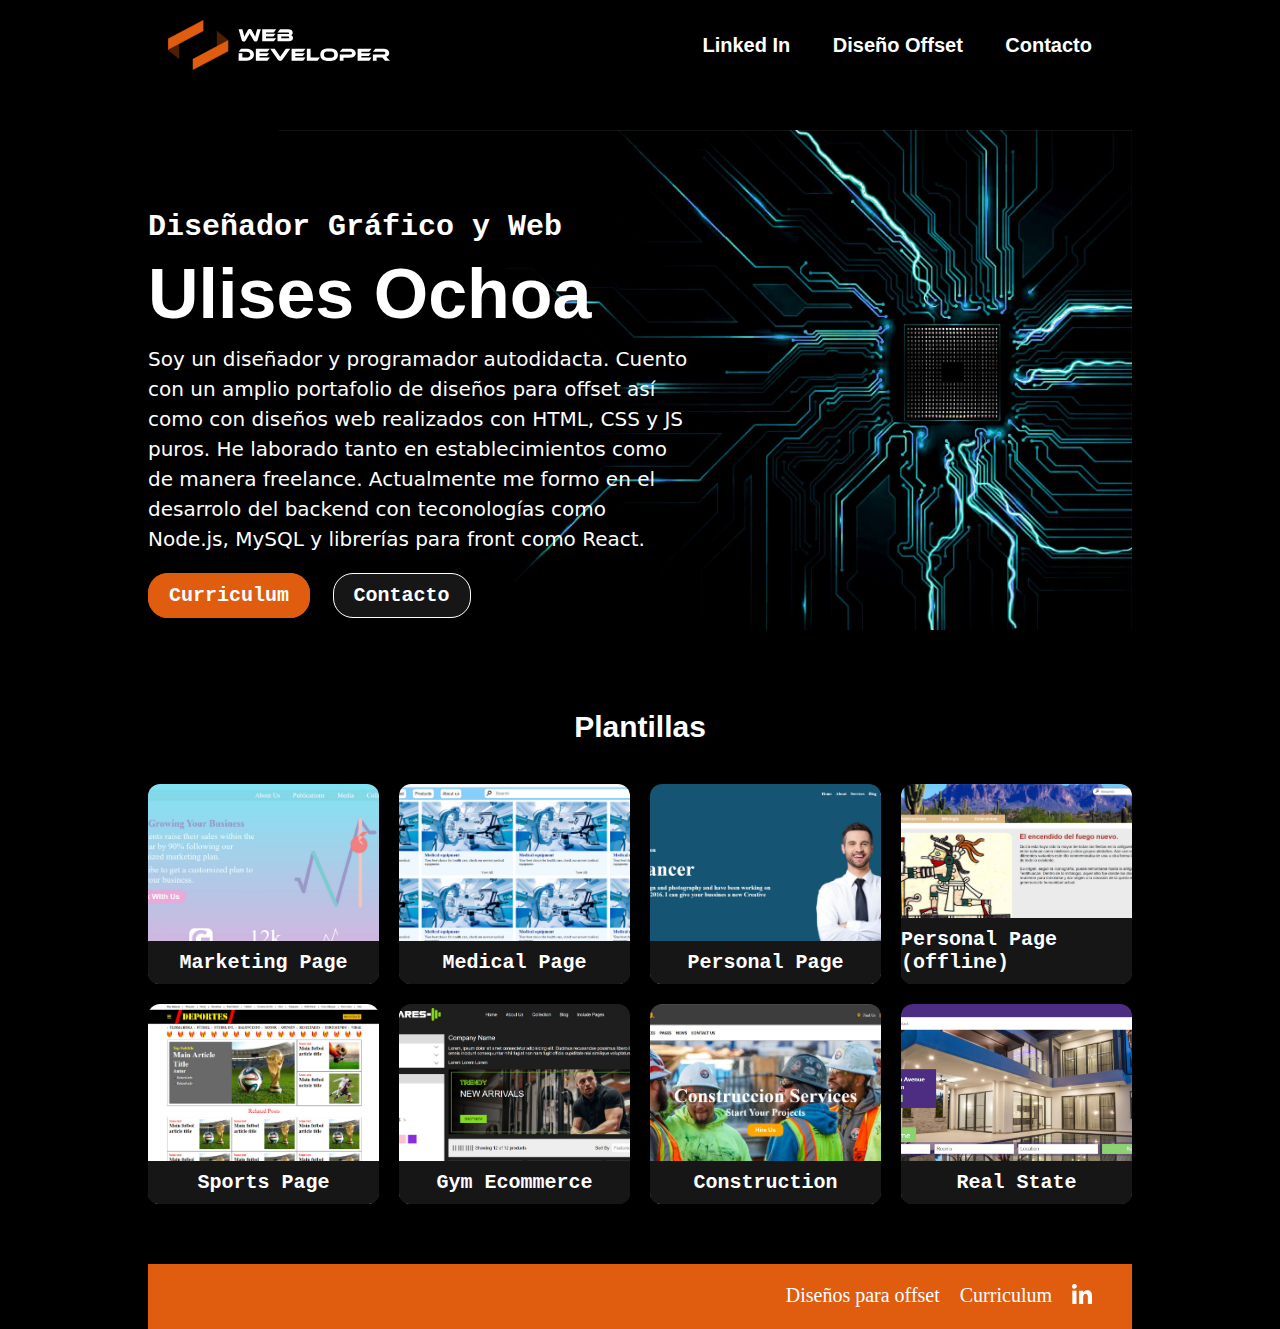
<file: index.html>
<!DOCTYPE html>
<html lang="en">
<head>
    <meta charset="UTF-8">
    <meta name="viewport" content="width=device-width, initial-scale=1.0">
    <title>Document</title>
    <link rel="stylesheet" href="lowRes.css" media="screen and (max-width:1023px)">
    <link rel="stylesheet" href="midRes.css" media="screen and (min-width:1024px)">
    <link rel="stylesheet" href="main.css" media="screen and (min-width:1200px)">
</head>
<body>
    <section class="mainWrap">
        <nav class="navWrap">
            <div class="logoWrap">
                <img src="PersonalLogo.svg" alt="">
            </div>
            <div class="commonLinks">
                <a href="https://www.linkedin.com/in/ulises-ochoa-932883278/" target="_blank">Linked In</a>
                <a href="https://drive.google.com/drive/folders/15XYJ6mIsSAXtQx4l1RdHKvSWw3Qt3If-" target="_blank">Diseño Offset</a>
                <a href="mailto: zeonhos@gmail.com">Contacto</a>
            </div>
        </nav>
        <section class="upperInfo">
            <div class="imgWrap">
                <img src="Circuito.jpg" alt="">
            </div>
            <div class="upperText">
                <h2>Diseñador Gráfico y Web</h2>
                <h1>Ulises Ochoa</h1>
                <p>Soy un diseñador y programador autodidacta. Cuento con un amplio portafolio de diseños para offset así como con diseños web realizados con HTML, CSS y JS puros. He laborado tanto en establecimientos como de manera freelance. Actualmente me formo en el desarrolo del backend con teconologías como Node.js, MySQL y librerías para front como React.</p>
                <div>
                    <a href="Curriculum.pdf" target="_blank" class="buttonA">Curriculum</a>
                    <a href="mailto: zeonhos@gmail.com" target="_blank" class="buttonB">Contacto</a>
                </div>
            </div>
        </section>
        <section>
            <div class="middleH1">
                <h1>Plantillas</h1>
            </div>
        </section>
        <section class="templates">
            <a href="marketing/" target="_blank">
                <img src="LandingPages/Landing01.jpg" alt="">
                <div>
                    <p>Marketing Page</p>
                </div>
            </a>
            <a href="Medical/">
                <img src="LandingPages/Landing02.jpg" alt="">
                <div>
                    <p>Medical Page</p>
                </div>
            </a>
            <a href="personal/" target="_blank">
                <img src="LandingPages/Landing03.jpg" alt="">
                <div>
                    <p>Personal Page</p>
                </div>
            </a>
            <a href="personalPage/">
                <img src="LandingPages/Landing04.jpg" alt="">
                <div>
                    <p>Personal Page (offline)</p>
                </div>
            </a>
            <a href="deportes/" target="_blank">
                <img src="LandingPages/Landing05.jpg" alt="">
                <div>
                    <p>Sports Page</p>
                </div>
            </a>
            <a href="gymproducts/" target="_blank">
                <img src="LandingPages/Landing09.jpg" alt="">
                <div>
                    <p>Gym Ecommerce</p>
                </div>
            </a>
            <a href="services/" target="_blank">
                <img src="LandingPages/Landing07.jpg" alt="">
                <div>
                    <p>Construction</p>
                </div>
            </a>
            <a href="realState/">
                <img src="LandingPages/Landing08.jpg" alt="">
                <div>
                    <p>Real State</p>
                </div>
            </a>
        </section>
        <footer>
            <a href="https://drive.google.com/drive/folders/15XYJ6mIsSAXtQx4l1RdHKvSWw3Qt3If-" target="_blank">Diseños para offset</a>
            <a href="Curriculum.pdf" target="_blank">Curriculum</a>
            <a href="https://www.linkedin.com/in/ulises-ochoa-932883278/" target="_blank"><img src="inblanco.svg" alt=""></a>
        </footer>
    </section>
</body>
</html>
</file>
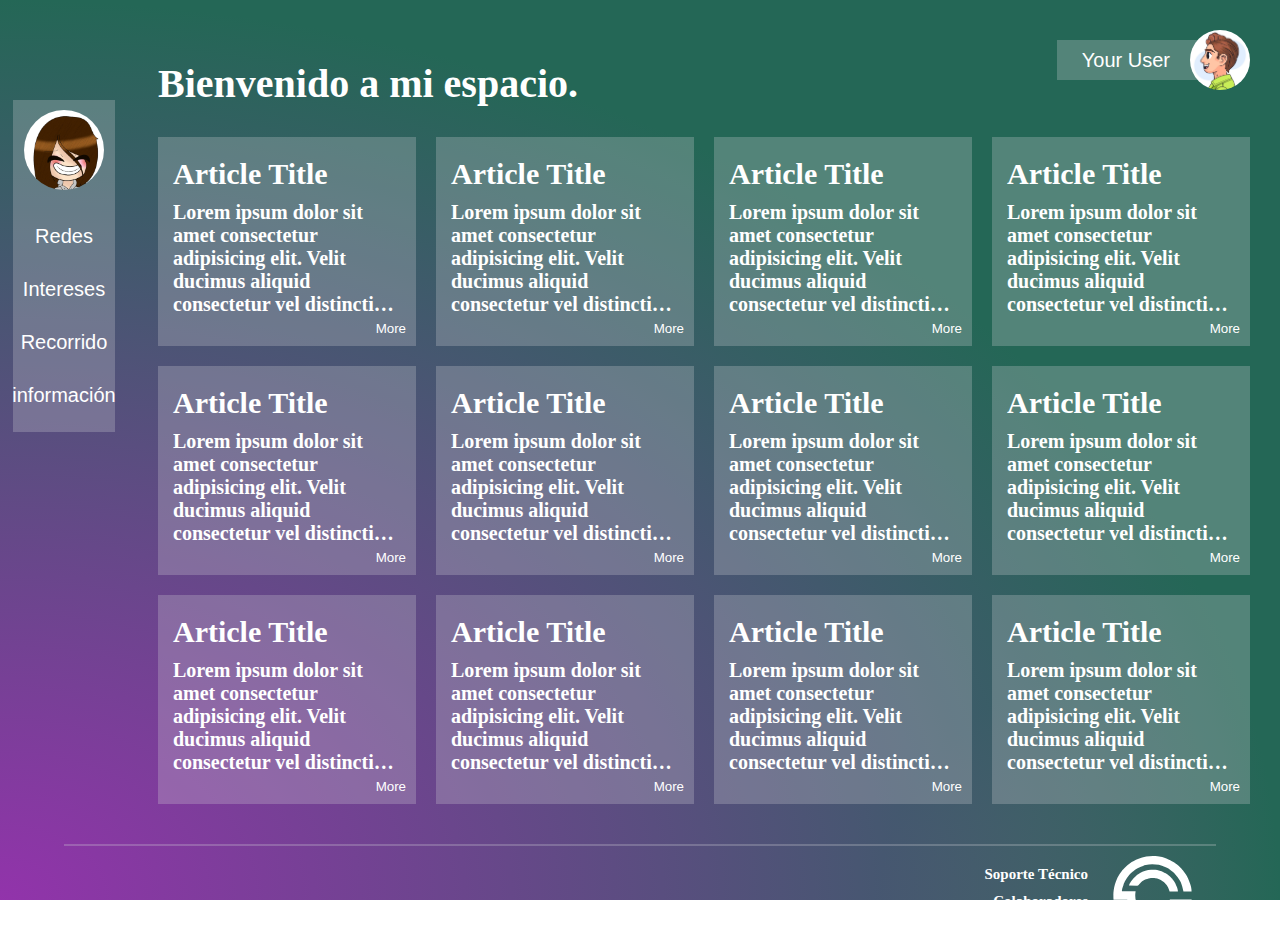
<file: blog/index.html>
<!DOCTYPE html>
<html lang="en">
<head>
    <meta charset="UTF-8">
    <meta http-equiv="X-UA-Compatible" content="IE=edge">
    <meta name="viewport" content="width=device-width, initial-scale=1.0">
    <title>Blog</title>
    <link rel="stylesheet" href="./style.css">
    <script src="./scripts.js"></script>
</head>
<body>
    <section>
        <nav class="navCont">
            <div>
                <button class="profBut">
                    <img class="profImg" src="./Profile.jpg" alt="">
                </button>
                <div>
                    <button class="secBut">Redes</button>
                    <button class="secBut">Intereses</button>
                    <button class="secBut">Recorrido</button>
                    <button class="secBut">información</button>
                </div>
            </div>
        </nav>
        <nav class="secondNav">
            <span>Your User</span>
            <button class="profBut">
                <img class="profImg02" src="./Profile02.jpg" alt="">
            </button>
        </nav>
        <section>
            <h1 class="mainH1">Bienvenido a mi espacio.</h1>
            <div class="mainContainer">
                <div class="container">
                    <a href="">Article Title</a>
                    <p class="Title"> Lorem ipsum dolor sit amet consectetur adipisicing elit. Velit ducimus aliquid consectetur vel distinctio recusandae quasi repellat maiores nulla natus? Libero debitis animi sit enim nihil corporis velit asperiores dolore?
                        Lorem ipsum dolor sit amet consectetur adipisicing elit. Dignissimos reiciendis molestias ab a accusantium. Quibusdam nihil magnam itaque. Eum repudiandae vel esse dolores architecto provident earum? Consequatur culpa vel sapiente!*6</p>
                    <button class="textButton">More</button>
                </div>
                <div class="container">
                    <a href="">Article Title</a>
                    <p class="Title"> Lorem ipsum dolor sit amet consectetur adipisicing elit. Velit ducimus aliquid consectetur vel distinctio recusandae quasi repellat maiores nulla natus? Libero debitis animi sit enim nihil corporis velit asperiores dolore?
                        Lorem ipsum dolor sit amet consectetur adipisicing elit. Dignissimos reiciendis molestias ab a accusantium. Quibusdam nihil magnam itaque. Eum repudiandae vel esse dolores architecto provident earum? Consequatur culpa vel sapiente!*6</p>
                    <button class="textButton">More</button>
                </div>
                <div class="container">
                    <a href="">Article Title</a>
                    <p class="Title"> Lorem ipsum dolor sit amet consectetur adipisicing elit. Velit ducimus aliquid consectetur vel distinctio recusandae quasi repellat maiores nulla natus? Libero debitis animi sit enim nihil corporis velit asperiores dolore?
                        Lorem ipsum dolor sit amet consectetur adipisicing elit. Dignissimos reiciendis molestias ab a accusantium. Quibusdam nihil magnam itaque. Eum repudiandae vel esse dolores architecto provident earum? Consequatur culpa vel sapiente!*6</p>
                    <button class="textButton">More</button>
                </div>
                <div class="container">
                    <a href="">Article Title</a>
                    <p class="Title"> Lorem ipsum dolor sit amet consectetur adipisicing elit. Velit ducimus aliquid consectetur vel distinctio recusandae quasi repellat maiores nulla natus? Libero debitis animi sit enim nihil corporis velit asperiores dolore?
                        Lorem ipsum dolor sit amet consectetur adipisicing elit. Dignissimos reiciendis molestias ab a accusantium. Quibusdam nihil magnam itaque. Eum repudiandae vel esse dolores architecto provident earum? Consequatur culpa vel sapiente!*6</p>
                    <button class="textButton">More</button>
                </div>
                <div class="container">
                    <a href="">Article Title</a>
                    <p class="Title"> Lorem ipsum dolor sit amet consectetur adipisicing elit. Velit ducimus aliquid consectetur vel distinctio recusandae quasi repellat maiores nulla natus? Libero debitis animi sit enim nihil corporis velit asperiores dolore?
                        Lorem ipsum dolor sit amet consectetur adipisicing elit. Dignissimos reiciendis molestias ab a accusantium. Quibusdam nihil magnam itaque. Eum repudiandae vel esse dolores architecto provident earum? Consequatur culpa vel sapiente!*6</p>
                    <button class="textButton">More</button>
                </div>
                <div class="container">
                    <a href="">Article Title</a>
                    <p class="Title"> Lorem ipsum dolor sit amet consectetur adipisicing elit. Velit ducimus aliquid consectetur vel distinctio recusandae quasi repellat maiores nulla natus? Libero debitis animi sit enim nihil corporis velit asperiores dolore?
                        Lorem ipsum dolor sit amet consectetur adipisicing elit. Dignissimos reiciendis molestias ab a accusantium. Quibusdam nihil magnam itaque. Eum repudiandae vel esse dolores architecto provident earum? Consequatur culpa vel sapiente!*6</p>
                    <button class="textButton">More</button>
                </div>
                <div class="container">
                    <a href="">Article Title</a>
                    <p class="Title"> Lorem ipsum dolor sit amet consectetur adipisicing elit. Velit ducimus aliquid consectetur vel distinctio recusandae quasi repellat maiores nulla natus? Libero debitis animi sit enim nihil corporis velit asperiores dolore?
                        Lorem ipsum dolor sit amet consectetur adipisicing elit. Dignissimos reiciendis molestias ab a accusantium. Quibusdam nihil magnam itaque. Eum repudiandae vel esse dolores architecto provident earum? Consequatur culpa vel sapiente!*6</p>
                    <button class="textButton">More</button>
                </div>
                <div class="container">
                    <a href="">Article Title</a>
                    <p class="Title"> Lorem ipsum dolor sit amet consectetur adipisicing elit. Velit ducimus aliquid consectetur vel distinctio recusandae quasi repellat maiores nulla natus? Libero debitis animi sit enim nihil corporis velit asperiores dolore?
                        Lorem ipsum dolor sit amet consectetur adipisicing elit. Dignissimos reiciendis molestias ab a accusantium. Quibusdam nihil magnam itaque. Eum repudiandae vel esse dolores architecto provident earum? Consequatur culpa vel sapiente!*6</p>
                    <button class="textButton">More</button>
                </div>
                <div class="container">
                    <a href="">Article Title</a>
                    <p class="Title"> Lorem ipsum dolor sit amet consectetur adipisicing elit. Velit ducimus aliquid consectetur vel distinctio recusandae quasi repellat maiores nulla natus? Libero debitis animi sit enim nihil corporis velit asperiores dolore?
                        Lorem ipsum dolor sit amet consectetur adipisicing elit. Dignissimos reiciendis molestias ab a accusantium. Quibusdam nihil magnam itaque. Eum repudiandae vel esse dolores architecto provident earum? Consequatur culpa vel sapiente!*6</p>
                    <button class="textButton">More</button>
                </div>
                <div class="container">
                    <a href="">Article Title</a>
                    <p class="Title"> Lorem ipsum dolor sit amet consectetur adipisicing elit. Velit ducimus aliquid consectetur vel distinctio recusandae quasi repellat maiores nulla natus? Libero debitis animi sit enim nihil corporis velit asperiores dolore?
                        Lorem ipsum dolor sit amet consectetur adipisicing elit. Dignissimos reiciendis molestias ab a accusantium. Quibusdam nihil magnam itaque. Eum repudiandae vel esse dolores architecto provident earum? Consequatur culpa vel sapiente!*6</p>
                    <button class="textButton">More</button>
                </div>
                <div class="container">
                    <a href="">Article Title</a>
                    <p class="Title"> Lorem ipsum dolor sit amet consectetur adipisicing elit. Velit ducimus aliquid consectetur vel distinctio recusandae quasi repellat maiores nulla natus? Libero debitis animi sit enim nihil corporis velit asperiores dolore?
                        Lorem ipsum dolor sit amet consectetur adipisicing elit. Dignissimos reiciendis molestias ab a accusantium. Quibusdam nihil magnam itaque. Eum repudiandae vel esse dolores architecto provident earum? Consequatur culpa vel sapiente!*6</p>
                    <button class="textButton">More</button>
                </div>
                <div class="container">
                    <a href="">Article Title</a>
                    <p class="Title"> Lorem ipsum dolor sit amet consectetur adipisicing elit. Velit ducimus aliquid consectetur vel distinctio recusandae quasi repellat maiores nulla natus? Libero debitis animi sit enim nihil corporis velit asperiores dolore?
                        Lorem ipsum dolor sit amet consectetur adipisicing elit. Dignissimos reiciendis molestias ab a accusantium. Quibusdam nihil magnam itaque. Eum repudiandae vel esse dolores architecto provident earum? Consequatur culpa vel sapiente!*6</p>
                    <button class="textButton">More</button>
                </div>
            </div>
        </section>
    </section>
    <footer>
        <div>
            <a href="">Soporte Técnico</a>
            <a href="">Colaboradores</a>
            <a href="">Reportar</a>
        </div>
        <img src="./BlogCompany.svg" alt="">
    </footer>
</body>
</html>
</file>
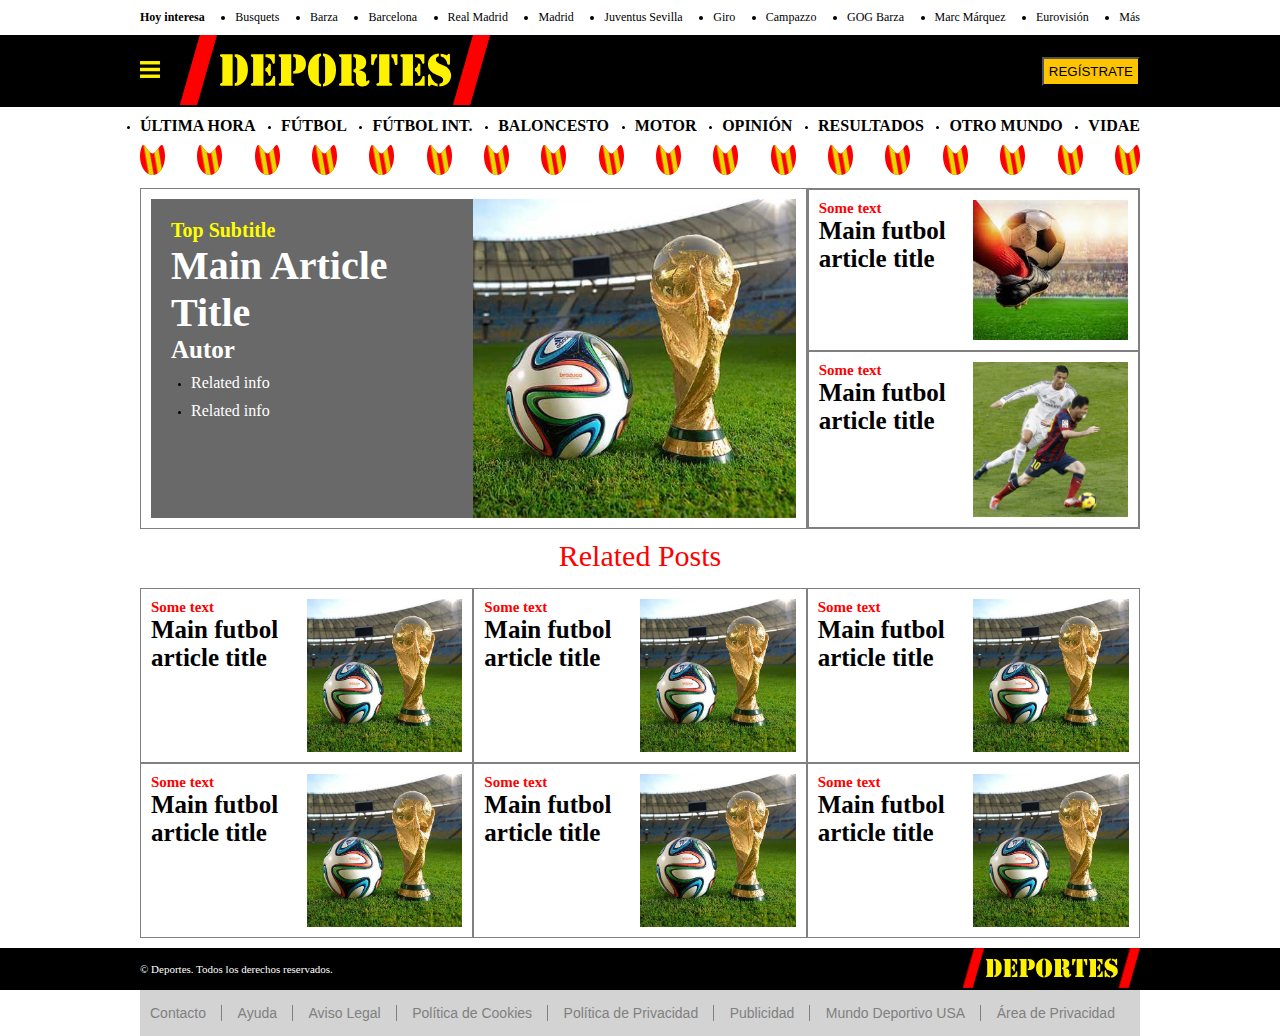
<file: deportes/index.html>
<!DOCTYPE html>
<html lang="en">
<head>
    <meta charset="UTF-8">
    <meta http-equiv="X-UA-Compatible" content="IE=edge">
    <meta name="viewport" content="width=device-width, initial-scale=1.0">
    <title>Document</title>
    <link rel="stylesheet" href="./style.css">
    <link rel="stylesheet" href="./mainstyle.css">
</head>
<body>
    <nav class="Nav01">
        <span class="Nav01plaintext">Hoy interesa</span>
        <li class="Nav01Button">Busquets</li>
        <li class="Nav01Button">Barza</li>
        <li class="Nav01Button">Barcelona</li>
        <li class="Nav01Button">Real Madrid</li>
        <li class="Nav01Button">Madrid</li>
        <li class="Nav01Button">Juventus Sevilla</li>
        <li class="Nav01Button">Giro</li>
        <li class="Nav01Button">Campazzo</li>
        <li class="Nav01Button">GOG Barza</li>
        <li class="Nav01Button">Marc Márquez</li>
        <li class="Nav01Button">Eurovisión</li>
        <li class="Nav01Button">
            <span>Más</span>
            <ul class="Nav01optionlist">
                <li class="Nav01optionlistitem">Opción 01</li>
                <li class="Nav01optionlistitem">Opción 02</li>
                <li class="Nav01optionlistitem">Opción 03</li>
                <li class="Nav01optionlistitem">Opción 04</li>
                <li class="Nav01optionlistitem">Opción 05</li>
                <li class="Nav01optionlistitem">Opción 06</li>
                <li class="Nav01optionlistitem">Opción 07</li>
                <li class="Nav01optionlistitem">Opción 08</li>
            </ul>
         </li>
    </nav>
    <nav class="nav02">
        <div class="nav02container">
            <section class="Nav02section01">
                <button class="Nav02Button01">
                    <img class="ImgMenu" src="./burguer-menu.svg" alt="">
                </button>
                <a href="">
                    <img class="ImgLogo" src="./Deportes.svg" alt="">
                </a>
            </section>
            <section>
                <button class="RegButton">REGÍSTRATE</button>
            </section>
        </div>
    </nav>
    <nav class="nav03">
        <li>
            <a class="nav03a" href="">ÚLTIMA HORA</a>
        </li>
        <li>
            <a class="nav03a" href="">FÚTBOL</a>
        </li>
        <li>
            <a class="nav03a" href="">FÚTBOL INT.</a>
        </li>
        <li>
            <a class="nav03a" href="">BALONCESTO</a>
        </li>
        <li>
            <a class="nav03a" href="">MOTOR</a>
        </li>
        <li>
            <a class="nav03a" href="">OPINIÓN</a>
        </li>
        <li>
            <a class="nav03a" href="">RESULTADOS</a>
        </li>
        <li>
            <a class="nav03a" href="">OTRO MUNDO</a>
        </li>
        <li>
            <a class="nav03a" href="">VIDAE</a>
        </li>
    </nav>
    <nav class="nav04">
        <button class="Nav04Button">
            <img class="Nav04Icon" src="./Logo feo.svg" alt="">
        </button>
        <button class="Nav04Button">
            <img class="Nav04Icon" src="./Logo feo.svg" alt="">
        </button>
        <button class="Nav04Button">
            <img class="Nav04Icon" src="./Logo feo.svg" alt="">
        </button>
        <button class="Nav04Button">
            <img class="Nav04Icon" src="./Logo feo.svg" alt="">
        </button>
        <button class="Nav04Button">
            <img class="Nav04Icon" src="./Logo feo.svg" alt="">
        </button>
        <button class="Nav04Button">
            <img class="Nav04Icon" src="./Logo feo.svg" alt="">
        </button>
        <button class="Nav04Button">
            <img class="Nav04Icon" src="./Logo feo.svg" alt="">
        </button>
        <button class="Nav04Button">
            <img class="Nav04Icon" src="./Logo feo.svg" alt="">
        </button>
        <button class="Nav04Button">
            <img class="Nav04Icon" src="./Logo feo.svg" alt="">
        </button>
        <button class="Nav04Button">
            <img class="Nav04Icon" src="./Logo feo.svg" alt="">
        </button>
        <button class="Nav04Button">
            <img class="Nav04Icon" src="./Logo feo.svg" alt="">
        </button>
        <button class="Nav04Button">
            <img class="Nav04Icon" src="./Logo feo.svg" alt="">
        </button>
        <button class="Nav04Button">
            <img class="Nav04Icon" src="./Logo feo.svg" alt="">
        </button>
        <button class="Nav04Button">
            <img class="Nav04Icon" src="./Logo feo.svg" alt="">
        </button>
        <button class="Nav04Button">
            <img class="Nav04Icon" src="./Logo feo.svg" alt="">
        </button>
        <button class="Nav04Button">
            <img class="Nav04Icon" src="./Logo feo.svg" alt="">
        </button>
        <button class="Nav04Button">
            <img class="Nav04Icon" src="./Logo feo.svg" alt="">
        </button>
        <button class="Nav04Button">
            <img class="Nav04Icon" src="./Logo feo.svg" alt="">
        </button>
    </nav>
    <main>
        <section class="mainsec01">
            <div class="mainsecdiv01">
                <div class="mainsecdiv01div01">
                    <div class="MainSecTitleDiv">
                        <h2 class="Articleh2">Top Subtitle</h2>
                        <h1 class="Articleh1">Main Article Title</h1>
                        <h3 class="Articleh3">Autor</h3>
                    </div>
                    <div class="RelatedDiv">
                        <ul>
                            <li class="ArticleRelatedInfoLi">
                                <a class="ArticleRelatedInfo" href="">
                                    Related info
                                </a>
                            </li>
                            <li class="ArticleRelatedInfoLi">
                                <a class="ArticleRelatedInfo" href="">
                                    Related info
                                </a>
                            </li>
                        </ul>
                    </div>
                </div>
                <div class="mainsecdiv01div02">
                    <img class="PostImg01" src="./1140-world-cup-trophy-ball-trivia-esp.imgcache.rev.web.900.518.jpg" alt="">
                </div>
            </div>
            <div class="mainsecdiv02">
                <div class="mainsecdiv02div">
                    <div>
                        <h2 class="MainSecdiv02h2">Some text</h2>
                        <h1 class="MainSecdiv02h1">Main futbol article title</h1>
                    </div>
                    <img class="PostImg01" src="./images.jpg" alt="">
                </div>
                <div class="mainsecdiv02div">
                    <div>
                        <h2 class="MainSecdiv02h2">Some text</h2>
                        <h1 class="MainSecdiv02h1">Main futbol article title</h1>
                    </div>
                    <img class="PostImg01" src="./_92212564_gettyimages-185933155.jpg" alt="">
                </div>
            </div>
        </section>
        <a class="MainLink" href="">
            <span>Related Posts</span>
        </a>
        <section class="mainsec02">
            <div class="mainsec02div">
                <div>
                    <h2 class="MainSecdiv02h2">Some text</h2>
                    <h1 class="MainSecdiv02h1">Main futbol article title</h1>
                </div>
                <img class="PostImg01" src="./1140-world-cup-trophy-ball-trivia-esp.imgcache.rev.web.900.518.jpg" alt="">
            </div>
            <div class="mainsec02div">
                <div>
                    <h2 class="MainSecdiv02h2">Some text</h2>
                    <h1 class="MainSecdiv02h1">Main futbol article title</h1>
                </div>
                <img class="PostImg01" src="./1140-world-cup-trophy-ball-trivia-esp.imgcache.rev.web.900.518.jpg" alt="">
            </div>
            <div class="mainsec02div">
                <div>
                    <h2 class="MainSecdiv02h2">Some text</h2>
                    <h1 class="MainSecdiv02h1">Main futbol article title</h1>
                </div>
                <img class="PostImg01" src="./1140-world-cup-trophy-ball-trivia-esp.imgcache.rev.web.900.518.jpg" alt="">
            </div>
            <div class="mainsec02div">
                <div>
                    <h2 class="MainSecdiv02h2">Some text</h2>
                    <h1 class="MainSecdiv02h1">Main futbol article title</h1>
                </div>
                <img class="PostImg01" src="./1140-world-cup-trophy-ball-trivia-esp.imgcache.rev.web.900.518.jpg" alt="">
            </div>
            <div class="mainsec02div">
                <div>
                    <h2 class="MainSecdiv02h2">Some text</h2>
                    <h1 class="MainSecdiv02h1">Main futbol article title</h1>
                </div>
                <img class="PostImg01" src="./1140-world-cup-trophy-ball-trivia-esp.imgcache.rev.web.900.518.jpg" alt="">
            </div>   
            <div class="mainsec02div">
                <div>
                    <h2 class="MainSecdiv02h2">Some text</h2>
                    <h1 class="MainSecdiv02h1">Main futbol article title</h1>
                </div>
                <img class="PostImg01" src="./1140-world-cup-trophy-ball-trivia-esp.imgcache.rev.web.900.518.jpg" alt="">
            </div>         
        </section>
        <footer>
           <div class="FooterMainBlack">
                <div class="FooterInsideBlack">
                    <p class="FooterText">© Deportes. Todos los derechos reservados.</p>
                    <a href="">
                        <img class="FooterImg" src="./Deportes.svg" alt="">
                    </a>
                </div>
           </div>
            <div class="BottomFooter">
                <button class="FooterButton">Contacto</button>
                <button class="FooterButton">Ayuda</button>
                <button class="FooterButton">Aviso Legal</button>
                <button class="FooterButton">Política de Cookies</button>
                <button class="FooterButton">Política de Privacidad</button>
                <button class="FooterButton">Publicidad</button>
                <button class="FooterButton">Mundo Deportivo USA</button>
                <button class="FooterButtonOut">Área de Privacidad</button>
            </div>
         </footer>
    </main>
</body>
</html>
</file>
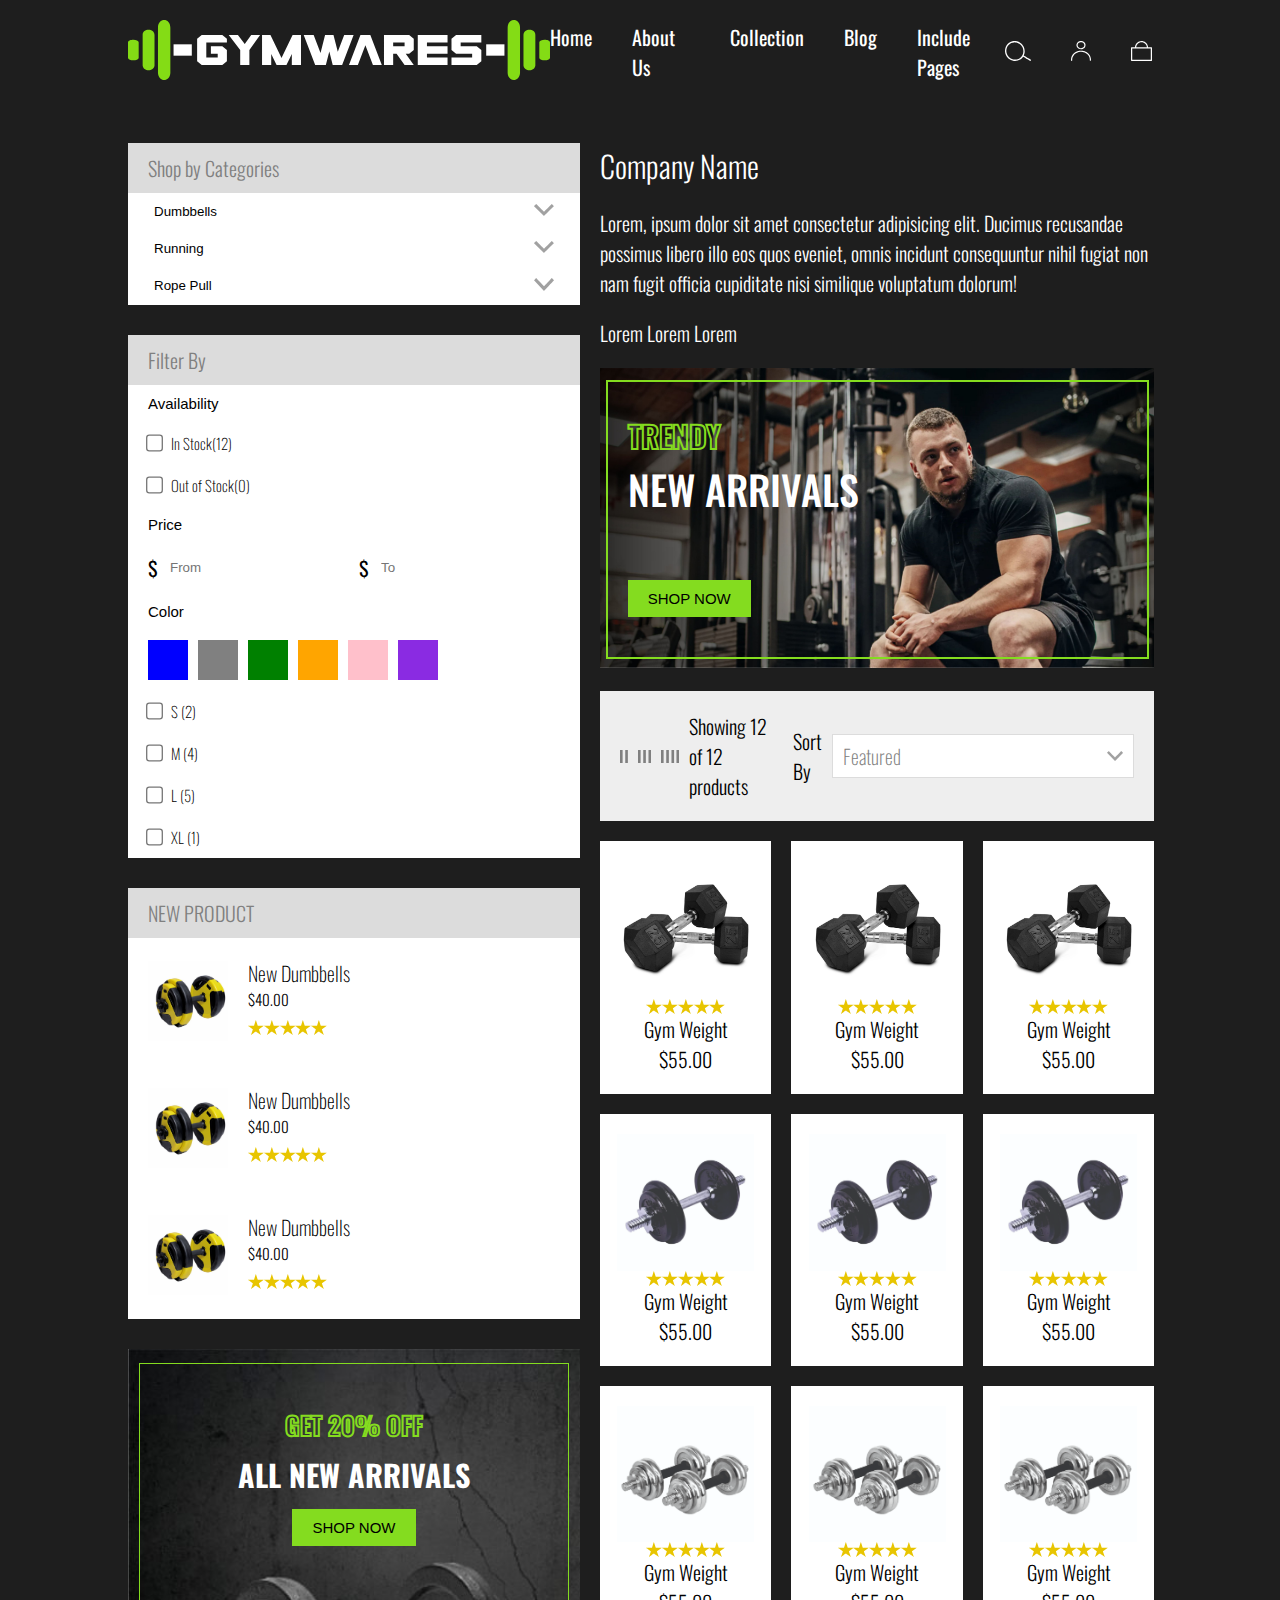
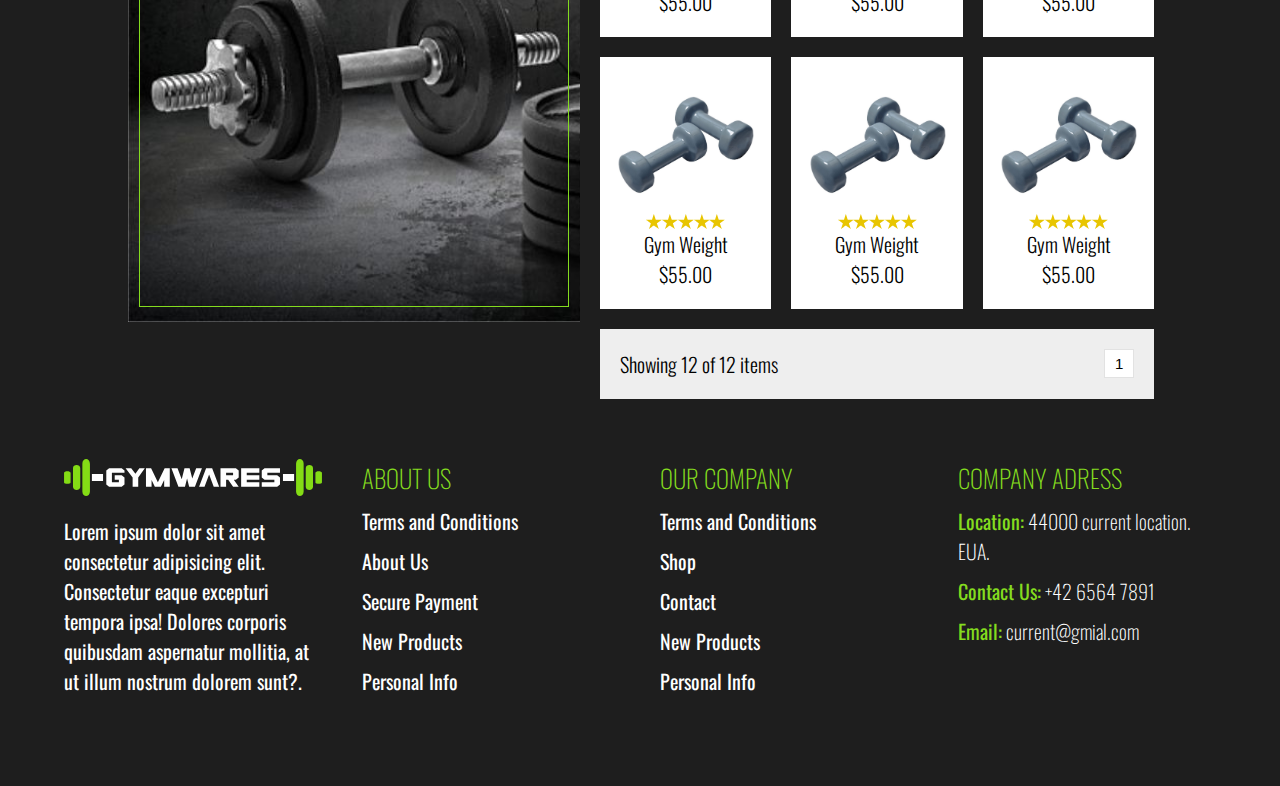
<file: gymproducts/index.html>
<!DOCTYPE html>
<html lang="en">

<head>
    <meta charset="UTF-8">
    <meta name="viewport" content="width=device-width, initial-scale=1.0">
    <title>Gym Products</title>
    <link rel="stylesheet" href="./style.css">
    <link rel="preconnect" href="https://fonts.googleapis.com">
    <link rel="preconnect" href="https://fonts.gstatic.com" crossorigin>
    <link
        href="https://fonts.googleapis.com/css2?family=Oswald:wght@200;300;500;600;700&family=Roboto:ital,wght@0,900;1,500&display=swap"
        rel="stylesheet">
</head>

<body>
    <nav>
        <a href="">
            <img src="./Logos/logoGym.svg" alt="">
        </a>
        <div>
            <a href="">Home</a>
            <a href="">About Us</a>
            <a href="">Collection</a>
            <a href="">Blog</a>
            <a href="">Include Pages</a>
        </div>
        <div>
            <a href="">
                <img src="./Logos/searchGym.svg" alt="">
            </a>
            <a href="">
                <img src="./Logos/profileGym.svg" alt="">
            </a>
            <a href="">
                <img src="./Logos/shopGym.svg" alt="">
            </a>
        </div>
    </nav>
    <main class="mainWrap">
        <div class="leftPanel">
            <div class="shopBy">
                <h1>Shop by Categories</h1>
                <div>
                    <div class="optionsButton">
                        <button>Dumbbells</button>
                        <button>
                            <img src="./Logos/arrowGray.svg" alt="">
                        </button>
                    </div>
                </div>
                <div>
                    <div class="optionsButton">
                        <button>Running</button>
                        <button>
                            <img src="./Logos/arrowGray.svg" alt="">
                        </button>
                    </div>
                </div>
                <div>
                    <div class="optionsButton">
                        <button>Rope Pull</button>
                        <button>
                            <img src="./Logos/arrowGray.svg" alt="">
                        </button>
                    </div>
                </div>
            </div>
            <div class="filterBy">
                <h1>Filter By</h1>
                <h2>Availability</h2>
                <div>
                    <input type="checkbox" name="sideOption01" id="sideOption01">
                    <label for="sideOption01">In Stock(12)</label>
                </div>
                <div>
                    <input type="checkbox" name="sideOption02" id="sideOption02">
                    <label for="sideOption02">Out of Stock(0)</label>
                </div>
                <h2>Price</h2>
                <fieldset class="pricesField">
                    <label for="priceMinInput">$</label>
                    <input  class="animatedInput" type="text" id="priceMinInput" name="priceMinInput" placeholder="From">
                    <label for="priceMaxInput">$</label>
                    <input  class="animatedInput" type="text" id="priceMaxInput" name="priceMaxInput" placeholder="To">
                </fieldset>   
                <h2>Color</h2> 
                <div class="colorsWrap">
                    <button class="color01"></button>
                    <button class="color02"></button>
                    <button class="color03"></button>
                    <button class="color04"></button>
                    <button class="color05"></button>
                    <button class="color06"></button>
                </div>      
                <div>
                    <input type="checkbox" name="sideOption03" id="sideOption03">
                    <label for="sideOption03">S (2)</label>
                </div>
                <div>
                    <input type="checkbox" name="sideOption04" id="sideOption04">
                    <label for="sideOption04">M (4)</label>
                </div>
                <div>
                    <input type="checkbox" name="sideOption05" id="sideOption05">
                    <label for="sideOption05">L (5)</label>
                </div>
                <div>
                    <input type="checkbox" name="sideOption06" id="sideOption06">
                    <label for="sideOption06">XL (1)</label>
                </div>  
            </div>
            <div class="newProducts">
                <h1>NEW PRODUCT</h1>
                <div>
                    <img src="./img/Product04.jpg" alt="">
                    <div>
                        <h1>New Dumbbells</h1>
                        <span>$40.00</span>
                        <div class="starHolder02">
                            <svg viewBox="0 0 2895.68 2755.02">
                                <path d="M2341.99 2752.79c-1.34,-16.17 -14.98,-50.49 -20.38,-66.69l-236.09 -721.7c-6.33,-19 -84.8,-251.07 -85.12,-265.39 6.31,-1.68 8.02,-4.42 13.85,-8.48l769.48 -556.69c18.24,-13.78 103.98,-71.43 111.94,-82.29l-1107.37 0c-9.94,-42.67 -30.08,-87 -41.95,-129.96 -6.48,-23.46 -14.57,-42.59 -21.37,-65.7 -7,-23.78 -14.31,-43.92 -21.26,-65.81l-127.24 -395.19c-14.65,-43.96 -27.91,-88.33 -42.42,-131.72l-42.4 -131.74c-9.71,-28.93 -36.88,-106.37 -42.72,-131.42 -6.65,4.87 -20.13,54.84 -23.17,63.9 -66.24,197.49 -124.78,395.8 -190.86,592.78l-42.72 131.42c-11.91,43.55 -29.57,88.54 -42.7,131.44 -9.67,31.59 -35.25,102.45 -42.14,132.01l-1107.37 0c5.96,8.13 213.45,155.91 221.97,162.04l111.58 80.42c9.87,6.79 17.28,12.54 27.18,19.7l196.76 142.59c18.93,14.26 36.88,25.99 55.85,40.15l252.46 182.9c5.76,3.92 8.54,6.32 14.27,10.29 5.44,3.76 9.34,7.8 15.19,9.37 -0.28,12.52 -15.86,53.13 -20.38,66.69 -7.09,21.28 -13.68,43.32 -21.2,65.87 -87.71,262.96 -170.65,527.67 -258.99,790.33 -10.07,29.93 -37.35,107.74 -43.26,133.12 9.92,-5.25 17.75,-12.35 27.69,-19.2l196.22 -143.13c73.83,-55.6 149.36,-107.48 223.24,-162.99 37.13,-27.9 74.37,-53.46 110.99,-81.01 46.22,-34.78 118.31,-88.61 167.89,-122.35 38.08,-25.91 74.7,-55.2 112.13,-82.11 10.33,-7.43 18.42,-13.72 28.52,-20.59 10.34,-7.03 18.48,-13.77 28.58,-20.54 11.06,2.96 55.99,38.8 69.56,48.77l42.52 31.16c68.24,46.43 156.13,117.3 223.26,162.98l55.72 40.28c93.08,68.37 187.86,134.82 280,204.47 68.85,52.05 140.72,100.1 209.23,152.45 5.21,3.98 8.7,7.9 14.98,9.57z" />
                            </svg>
                            <svg viewBox="0 0 2895.68 2755.02">
                                <path d="M2341.99 2752.79c-1.34,-16.17 -14.98,-50.49 -20.38,-66.69l-236.09 -721.7c-6.33,-19 -84.8,-251.07 -85.12,-265.39 6.31,-1.68 8.02,-4.42 13.85,-8.48l769.48 -556.69c18.24,-13.78 103.98,-71.43 111.94,-82.29l-1107.37 0c-9.94,-42.67 -30.08,-87 -41.95,-129.96 -6.48,-23.46 -14.57,-42.59 -21.37,-65.7 -7,-23.78 -14.31,-43.92 -21.26,-65.81l-127.24 -395.19c-14.65,-43.96 -27.91,-88.33 -42.42,-131.72l-42.4 -131.74c-9.71,-28.93 -36.88,-106.37 -42.72,-131.42 -6.65,4.87 -20.13,54.84 -23.17,63.9 -66.24,197.49 -124.78,395.8 -190.86,592.78l-42.72 131.42c-11.91,43.55 -29.57,88.54 -42.7,131.44 -9.67,31.59 -35.25,102.45 -42.14,132.01l-1107.37 0c5.96,8.13 213.45,155.91 221.97,162.04l111.58 80.42c9.87,6.79 17.28,12.54 27.18,19.7l196.76 142.59c18.93,14.26 36.88,25.99 55.85,40.15l252.46 182.9c5.76,3.92 8.54,6.32 14.27,10.29 5.44,3.76 9.34,7.8 15.19,9.37 -0.28,12.52 -15.86,53.13 -20.38,66.69 -7.09,21.28 -13.68,43.32 -21.2,65.87 -87.71,262.96 -170.65,527.67 -258.99,790.33 -10.07,29.93 -37.35,107.74 -43.26,133.12 9.92,-5.25 17.75,-12.35 27.69,-19.2l196.22 -143.13c73.83,-55.6 149.36,-107.48 223.24,-162.99 37.13,-27.9 74.37,-53.46 110.99,-81.01 46.22,-34.78 118.31,-88.61 167.89,-122.35 38.08,-25.91 74.7,-55.2 112.13,-82.11 10.33,-7.43 18.42,-13.72 28.52,-20.59 10.34,-7.03 18.48,-13.77 28.58,-20.54 11.06,2.96 55.99,38.8 69.56,48.77l42.52 31.16c68.24,46.43 156.13,117.3 223.26,162.98l55.72 40.28c93.08,68.37 187.86,134.82 280,204.47 68.85,52.05 140.72,100.1 209.23,152.45 5.21,3.98 8.7,7.9 14.98,9.57z" />
                            </svg>
                            <svg viewBox="0 0 2895.68 2755.02">
                                <path d="M2341.99 2752.79c-1.34,-16.17 -14.98,-50.49 -20.38,-66.69l-236.09 -721.7c-6.33,-19 -84.8,-251.07 -85.12,-265.39 6.31,-1.68 8.02,-4.42 13.85,-8.48l769.48 -556.69c18.24,-13.78 103.98,-71.43 111.94,-82.29l-1107.37 0c-9.94,-42.67 -30.08,-87 -41.95,-129.96 -6.48,-23.46 -14.57,-42.59 -21.37,-65.7 -7,-23.78 -14.31,-43.92 -21.26,-65.81l-127.24 -395.19c-14.65,-43.96 -27.91,-88.33 -42.42,-131.72l-42.4 -131.74c-9.71,-28.93 -36.88,-106.37 -42.72,-131.42 -6.65,4.87 -20.13,54.84 -23.17,63.9 -66.24,197.49 -124.78,395.8 -190.86,592.78l-42.72 131.42c-11.91,43.55 -29.57,88.54 -42.7,131.44 -9.67,31.59 -35.25,102.45 -42.14,132.01l-1107.37 0c5.96,8.13 213.45,155.91 221.97,162.04l111.58 80.42c9.87,6.79 17.28,12.54 27.18,19.7l196.76 142.59c18.93,14.26 36.88,25.99 55.85,40.15l252.46 182.9c5.76,3.92 8.54,6.32 14.27,10.29 5.44,3.76 9.34,7.8 15.19,9.37 -0.28,12.52 -15.86,53.13 -20.38,66.69 -7.09,21.28 -13.68,43.32 -21.2,65.87 -87.71,262.96 -170.65,527.67 -258.99,790.33 -10.07,29.93 -37.35,107.74 -43.26,133.12 9.92,-5.25 17.75,-12.35 27.69,-19.2l196.22 -143.13c73.83,-55.6 149.36,-107.48 223.24,-162.99 37.13,-27.9 74.37,-53.46 110.99,-81.01 46.22,-34.78 118.31,-88.61 167.89,-122.35 38.08,-25.91 74.7,-55.2 112.13,-82.11 10.33,-7.43 18.42,-13.72 28.52,-20.59 10.34,-7.03 18.48,-13.77 28.58,-20.54 11.06,2.96 55.99,38.8 69.56,48.77l42.52 31.16c68.24,46.43 156.13,117.3 223.26,162.98l55.72 40.28c93.08,68.37 187.86,134.82 280,204.47 68.85,52.05 140.72,100.1 209.23,152.45 5.21,3.98 8.7,7.9 14.98,9.57z" />
                            </svg>
                            <svg viewBox="0 0 2895.68 2755.02">
                                <path d="M2341.99 2752.79c-1.34,-16.17 -14.98,-50.49 -20.38,-66.69l-236.09 -721.7c-6.33,-19 -84.8,-251.07 -85.12,-265.39 6.31,-1.68 8.02,-4.42 13.85,-8.48l769.48 -556.69c18.24,-13.78 103.98,-71.43 111.94,-82.29l-1107.37 0c-9.94,-42.67 -30.08,-87 -41.95,-129.96 -6.48,-23.46 -14.57,-42.59 -21.37,-65.7 -7,-23.78 -14.31,-43.92 -21.26,-65.81l-127.24 -395.19c-14.65,-43.96 -27.91,-88.33 -42.42,-131.72l-42.4 -131.74c-9.71,-28.93 -36.88,-106.37 -42.72,-131.42 -6.65,4.87 -20.13,54.84 -23.17,63.9 -66.24,197.49 -124.78,395.8 -190.86,592.78l-42.72 131.42c-11.91,43.55 -29.57,88.54 -42.7,131.44 -9.67,31.59 -35.25,102.45 -42.14,132.01l-1107.37 0c5.96,8.13 213.45,155.91 221.97,162.04l111.58 80.42c9.87,6.79 17.28,12.54 27.18,19.7l196.76 142.59c18.93,14.26 36.88,25.99 55.85,40.15l252.46 182.9c5.76,3.92 8.54,6.32 14.27,10.29 5.44,3.76 9.34,7.8 15.19,9.37 -0.28,12.52 -15.86,53.13 -20.38,66.69 -7.09,21.28 -13.68,43.32 -21.2,65.87 -87.71,262.96 -170.65,527.67 -258.99,790.33 -10.07,29.93 -37.35,107.74 -43.26,133.12 9.92,-5.25 17.75,-12.35 27.69,-19.2l196.22 -143.13c73.83,-55.6 149.36,-107.48 223.24,-162.99 37.13,-27.9 74.37,-53.46 110.99,-81.01 46.22,-34.78 118.31,-88.61 167.89,-122.35 38.08,-25.91 74.7,-55.2 112.13,-82.11 10.33,-7.43 18.42,-13.72 28.52,-20.59 10.34,-7.03 18.48,-13.77 28.58,-20.54 11.06,2.96 55.99,38.8 69.56,48.77l42.52 31.16c68.24,46.43 156.13,117.3 223.26,162.98l55.72 40.28c93.08,68.37 187.86,134.82 280,204.47 68.85,52.05 140.72,100.1 209.23,152.45 5.21,3.98 8.7,7.9 14.98,9.57z" />
                            </svg>
                            <svg viewBox="0 0 2895.68 2755.02">
                                <path d="M2341.99 2752.79c-1.34,-16.17 -14.98,-50.49 -20.38,-66.69l-236.09 -721.7c-6.33,-19 -84.8,-251.07 -85.12,-265.39 6.31,-1.68 8.02,-4.42 13.85,-8.48l769.48 -556.69c18.24,-13.78 103.98,-71.43 111.94,-82.29l-1107.37 0c-9.94,-42.67 -30.08,-87 -41.95,-129.96 -6.48,-23.46 -14.57,-42.59 -21.37,-65.7 -7,-23.78 -14.31,-43.92 -21.26,-65.81l-127.24 -395.19c-14.65,-43.96 -27.91,-88.33 -42.42,-131.72l-42.4 -131.74c-9.71,-28.93 -36.88,-106.37 -42.72,-131.42 -6.65,4.87 -20.13,54.84 -23.17,63.9 -66.24,197.49 -124.78,395.8 -190.86,592.78l-42.72 131.42c-11.91,43.55 -29.57,88.54 -42.7,131.44 -9.67,31.59 -35.25,102.45 -42.14,132.01l-1107.37 0c5.96,8.13 213.45,155.91 221.97,162.04l111.58 80.42c9.87,6.79 17.28,12.54 27.18,19.7l196.76 142.59c18.93,14.26 36.88,25.99 55.85,40.15l252.46 182.9c5.76,3.92 8.54,6.32 14.27,10.29 5.44,3.76 9.34,7.8 15.19,9.37 -0.28,12.52 -15.86,53.13 -20.38,66.69 -7.09,21.28 -13.68,43.32 -21.2,65.87 -87.71,262.96 -170.65,527.67 -258.99,790.33 -10.07,29.93 -37.35,107.74 -43.26,133.12 9.92,-5.25 17.75,-12.35 27.69,-19.2l196.22 -143.13c73.83,-55.6 149.36,-107.48 223.24,-162.99 37.13,-27.9 74.37,-53.46 110.99,-81.01 46.22,-34.78 118.31,-88.61 167.89,-122.35 38.08,-25.91 74.7,-55.2 112.13,-82.11 10.33,-7.43 18.42,-13.72 28.52,-20.59 10.34,-7.03 18.48,-13.77 28.58,-20.54 11.06,2.96 55.99,38.8 69.56,48.77l42.52 31.16c68.24,46.43 156.13,117.3 223.26,162.98l55.72 40.28c93.08,68.37 187.86,134.82 280,204.47 68.85,52.05 140.72,100.1 209.23,152.45 5.21,3.98 8.7,7.9 14.98,9.57z" />
                            </svg>
                        </div>
                    </div>
                </div>
                <div>
                    <img src="./img/Product04.jpg" alt="">
                    <div>
                        <h1>New Dumbbells</h1>
                        <span>$40.00</span>
                        <div class="starHolder02">
                            <svg viewBox="0 0 2895.68 2755.02">
                                <path d="M2341.99 2752.79c-1.34,-16.17 -14.98,-50.49 -20.38,-66.69l-236.09 -721.7c-6.33,-19 -84.8,-251.07 -85.12,-265.39 6.31,-1.68 8.02,-4.42 13.85,-8.48l769.48 -556.69c18.24,-13.78 103.98,-71.43 111.94,-82.29l-1107.37 0c-9.94,-42.67 -30.08,-87 -41.95,-129.96 -6.48,-23.46 -14.57,-42.59 -21.37,-65.7 -7,-23.78 -14.31,-43.92 -21.26,-65.81l-127.24 -395.19c-14.65,-43.96 -27.91,-88.33 -42.42,-131.72l-42.4 -131.74c-9.71,-28.93 -36.88,-106.37 -42.72,-131.42 -6.65,4.87 -20.13,54.84 -23.17,63.9 -66.24,197.49 -124.78,395.8 -190.86,592.78l-42.72 131.42c-11.91,43.55 -29.57,88.54 -42.7,131.44 -9.67,31.59 -35.25,102.45 -42.14,132.01l-1107.37 0c5.96,8.13 213.45,155.91 221.97,162.04l111.58 80.42c9.87,6.79 17.28,12.54 27.18,19.7l196.76 142.59c18.93,14.26 36.88,25.99 55.85,40.15l252.46 182.9c5.76,3.92 8.54,6.32 14.27,10.29 5.44,3.76 9.34,7.8 15.19,9.37 -0.28,12.52 -15.86,53.13 -20.38,66.69 -7.09,21.28 -13.68,43.32 -21.2,65.87 -87.71,262.96 -170.65,527.67 -258.99,790.33 -10.07,29.93 -37.35,107.74 -43.26,133.12 9.92,-5.25 17.75,-12.35 27.69,-19.2l196.22 -143.13c73.83,-55.6 149.36,-107.48 223.24,-162.99 37.13,-27.9 74.37,-53.46 110.99,-81.01 46.22,-34.78 118.31,-88.61 167.89,-122.35 38.08,-25.91 74.7,-55.2 112.13,-82.11 10.33,-7.43 18.42,-13.72 28.52,-20.59 10.34,-7.03 18.48,-13.77 28.58,-20.54 11.06,2.96 55.99,38.8 69.56,48.77l42.52 31.16c68.24,46.43 156.13,117.3 223.26,162.98l55.72 40.28c93.08,68.37 187.86,134.82 280,204.47 68.85,52.05 140.72,100.1 209.23,152.45 5.21,3.98 8.7,7.9 14.98,9.57z" />
                            </svg>
                            <svg viewBox="0 0 2895.68 2755.02">
                                <path d="M2341.99 2752.79c-1.34,-16.17 -14.98,-50.49 -20.38,-66.69l-236.09 -721.7c-6.33,-19 -84.8,-251.07 -85.12,-265.39 6.31,-1.68 8.02,-4.42 13.85,-8.48l769.48 -556.69c18.24,-13.78 103.98,-71.43 111.94,-82.29l-1107.37 0c-9.94,-42.67 -30.08,-87 -41.95,-129.96 -6.48,-23.46 -14.57,-42.59 -21.37,-65.7 -7,-23.78 -14.31,-43.92 -21.26,-65.81l-127.24 -395.19c-14.65,-43.96 -27.91,-88.33 -42.42,-131.72l-42.4 -131.74c-9.71,-28.93 -36.88,-106.37 -42.72,-131.42 -6.65,4.87 -20.13,54.84 -23.17,63.9 -66.24,197.49 -124.78,395.8 -190.86,592.78l-42.72 131.42c-11.91,43.55 -29.57,88.54 -42.7,131.44 -9.67,31.59 -35.25,102.45 -42.14,132.01l-1107.37 0c5.96,8.13 213.45,155.91 221.97,162.04l111.58 80.42c9.87,6.79 17.28,12.54 27.18,19.7l196.76 142.59c18.93,14.26 36.88,25.99 55.85,40.15l252.46 182.9c5.76,3.92 8.54,6.32 14.27,10.29 5.44,3.76 9.34,7.8 15.19,9.37 -0.28,12.52 -15.86,53.13 -20.38,66.69 -7.09,21.28 -13.68,43.32 -21.2,65.87 -87.71,262.96 -170.65,527.67 -258.99,790.33 -10.07,29.93 -37.35,107.74 -43.26,133.12 9.92,-5.25 17.75,-12.35 27.69,-19.2l196.22 -143.13c73.83,-55.6 149.36,-107.48 223.24,-162.99 37.13,-27.9 74.37,-53.46 110.99,-81.01 46.22,-34.78 118.31,-88.61 167.89,-122.35 38.08,-25.91 74.7,-55.2 112.13,-82.11 10.33,-7.43 18.42,-13.72 28.52,-20.59 10.34,-7.03 18.48,-13.77 28.58,-20.54 11.06,2.96 55.99,38.8 69.56,48.77l42.52 31.16c68.24,46.43 156.13,117.3 223.26,162.98l55.72 40.28c93.08,68.37 187.86,134.82 280,204.47 68.85,52.05 140.72,100.1 209.23,152.45 5.21,3.98 8.7,7.9 14.98,9.57z" />
                            </svg>
                            <svg viewBox="0 0 2895.68 2755.02">
                                <path d="M2341.99 2752.79c-1.34,-16.17 -14.98,-50.49 -20.38,-66.69l-236.09 -721.7c-6.33,-19 -84.8,-251.07 -85.12,-265.39 6.31,-1.68 8.02,-4.42 13.85,-8.48l769.48 -556.69c18.24,-13.78 103.98,-71.43 111.94,-82.29l-1107.37 0c-9.94,-42.67 -30.08,-87 -41.95,-129.96 -6.48,-23.46 -14.57,-42.59 -21.37,-65.7 -7,-23.78 -14.31,-43.92 -21.26,-65.81l-127.24 -395.19c-14.65,-43.96 -27.91,-88.33 -42.42,-131.72l-42.4 -131.74c-9.71,-28.93 -36.88,-106.37 -42.72,-131.42 -6.65,4.87 -20.13,54.84 -23.17,63.9 -66.24,197.49 -124.78,395.8 -190.86,592.78l-42.72 131.42c-11.91,43.55 -29.57,88.54 -42.7,131.44 -9.67,31.59 -35.25,102.45 -42.14,132.01l-1107.37 0c5.96,8.13 213.45,155.91 221.97,162.04l111.58 80.42c9.87,6.79 17.28,12.54 27.18,19.7l196.76 142.59c18.93,14.26 36.88,25.99 55.85,40.15l252.46 182.9c5.76,3.92 8.54,6.32 14.27,10.29 5.44,3.76 9.34,7.8 15.19,9.37 -0.28,12.52 -15.86,53.13 -20.38,66.69 -7.09,21.28 -13.68,43.32 -21.2,65.87 -87.71,262.96 -170.65,527.67 -258.99,790.33 -10.07,29.93 -37.35,107.74 -43.26,133.12 9.92,-5.25 17.75,-12.35 27.69,-19.2l196.22 -143.13c73.83,-55.6 149.36,-107.48 223.24,-162.99 37.13,-27.9 74.37,-53.46 110.99,-81.01 46.22,-34.78 118.31,-88.61 167.89,-122.35 38.08,-25.91 74.7,-55.2 112.13,-82.11 10.33,-7.43 18.42,-13.72 28.52,-20.59 10.34,-7.03 18.48,-13.77 28.58,-20.54 11.06,2.96 55.99,38.8 69.56,48.77l42.52 31.16c68.24,46.43 156.13,117.3 223.26,162.98l55.72 40.28c93.08,68.37 187.86,134.82 280,204.47 68.85,52.05 140.72,100.1 209.23,152.45 5.21,3.98 8.7,7.9 14.98,9.57z" />
                            </svg>
                            <svg viewBox="0 0 2895.68 2755.02">
                                <path d="M2341.99 2752.79c-1.34,-16.17 -14.98,-50.49 -20.38,-66.69l-236.09 -721.7c-6.33,-19 -84.8,-251.07 -85.12,-265.39 6.31,-1.68 8.02,-4.42 13.85,-8.48l769.48 -556.69c18.24,-13.78 103.98,-71.43 111.94,-82.29l-1107.37 0c-9.94,-42.67 -30.08,-87 -41.95,-129.96 -6.48,-23.46 -14.57,-42.59 -21.37,-65.7 -7,-23.78 -14.31,-43.92 -21.26,-65.81l-127.24 -395.19c-14.65,-43.96 -27.91,-88.33 -42.42,-131.72l-42.4 -131.74c-9.71,-28.93 -36.88,-106.37 -42.72,-131.42 -6.65,4.87 -20.13,54.84 -23.17,63.9 -66.24,197.49 -124.78,395.8 -190.86,592.78l-42.72 131.42c-11.91,43.55 -29.57,88.54 -42.7,131.44 -9.67,31.59 -35.25,102.45 -42.14,132.01l-1107.37 0c5.96,8.13 213.45,155.91 221.97,162.04l111.58 80.42c9.87,6.79 17.28,12.54 27.18,19.7l196.76 142.59c18.93,14.26 36.88,25.99 55.85,40.15l252.46 182.9c5.76,3.92 8.54,6.32 14.27,10.29 5.44,3.76 9.34,7.8 15.19,9.37 -0.28,12.52 -15.86,53.13 -20.38,66.69 -7.09,21.28 -13.68,43.32 -21.2,65.87 -87.71,262.96 -170.65,527.67 -258.99,790.33 -10.07,29.93 -37.35,107.74 -43.26,133.12 9.92,-5.25 17.75,-12.35 27.69,-19.2l196.22 -143.13c73.83,-55.6 149.36,-107.48 223.24,-162.99 37.13,-27.9 74.37,-53.46 110.99,-81.01 46.22,-34.78 118.31,-88.61 167.89,-122.35 38.08,-25.91 74.7,-55.2 112.13,-82.11 10.33,-7.43 18.42,-13.72 28.52,-20.59 10.34,-7.03 18.48,-13.77 28.58,-20.54 11.06,2.96 55.99,38.8 69.56,48.77l42.52 31.16c68.24,46.43 156.13,117.3 223.26,162.98l55.72 40.28c93.08,68.37 187.86,134.82 280,204.47 68.85,52.05 140.72,100.1 209.23,152.45 5.21,3.98 8.7,7.9 14.98,9.57z" />
                            </svg>
                            <svg viewBox="0 0 2895.68 2755.02">
                                <path d="M2341.99 2752.79c-1.34,-16.17 -14.98,-50.49 -20.38,-66.69l-236.09 -721.7c-6.33,-19 -84.8,-251.07 -85.12,-265.39 6.31,-1.68 8.02,-4.42 13.85,-8.48l769.48 -556.69c18.24,-13.78 103.98,-71.43 111.94,-82.29l-1107.37 0c-9.94,-42.67 -30.08,-87 -41.95,-129.96 -6.48,-23.46 -14.57,-42.59 -21.37,-65.7 -7,-23.78 -14.31,-43.92 -21.26,-65.81l-127.24 -395.19c-14.65,-43.96 -27.91,-88.33 -42.42,-131.72l-42.4 -131.74c-9.71,-28.93 -36.88,-106.37 -42.72,-131.42 -6.65,4.87 -20.13,54.84 -23.17,63.9 -66.24,197.49 -124.78,395.8 -190.86,592.78l-42.72 131.42c-11.91,43.55 -29.57,88.54 -42.7,131.44 -9.67,31.59 -35.25,102.45 -42.14,132.01l-1107.37 0c5.96,8.13 213.45,155.91 221.97,162.04l111.58 80.42c9.87,6.79 17.28,12.54 27.18,19.7l196.76 142.59c18.93,14.26 36.88,25.99 55.85,40.15l252.46 182.9c5.76,3.92 8.54,6.32 14.27,10.29 5.44,3.76 9.34,7.8 15.19,9.37 -0.28,12.52 -15.86,53.13 -20.38,66.69 -7.09,21.28 -13.68,43.32 -21.2,65.87 -87.71,262.96 -170.65,527.67 -258.99,790.33 -10.07,29.93 -37.35,107.74 -43.26,133.12 9.92,-5.25 17.75,-12.35 27.69,-19.2l196.22 -143.13c73.83,-55.6 149.36,-107.48 223.24,-162.99 37.13,-27.9 74.37,-53.46 110.99,-81.01 46.22,-34.78 118.31,-88.61 167.89,-122.35 38.08,-25.91 74.7,-55.2 112.13,-82.11 10.33,-7.43 18.42,-13.72 28.52,-20.59 10.34,-7.03 18.48,-13.77 28.58,-20.54 11.06,2.96 55.99,38.8 69.56,48.77l42.52 31.16c68.24,46.43 156.13,117.3 223.26,162.98l55.72 40.28c93.08,68.37 187.86,134.82 280,204.47 68.85,52.05 140.72,100.1 209.23,152.45 5.21,3.98 8.7,7.9 14.98,9.57z" />
                            </svg>
                        </div>
                    </div>
                </div>
                <div>
                    <img src="./img/Product04.jpg" alt="">
                    <div>
                        <h1>New Dumbbells</h1>
                        <span>$40.00</span>
                        <div class="starHolder02">
                            <svg viewBox="0 0 2895.68 2755.02">
                                <path d="M2341.99 2752.79c-1.34,-16.17 -14.98,-50.49 -20.38,-66.69l-236.09 -721.7c-6.33,-19 -84.8,-251.07 -85.12,-265.39 6.31,-1.68 8.02,-4.42 13.85,-8.48l769.48 -556.69c18.24,-13.78 103.98,-71.43 111.94,-82.29l-1107.37 0c-9.94,-42.67 -30.08,-87 -41.95,-129.96 -6.48,-23.46 -14.57,-42.59 -21.37,-65.7 -7,-23.78 -14.31,-43.92 -21.26,-65.81l-127.24 -395.19c-14.65,-43.96 -27.91,-88.33 -42.42,-131.72l-42.4 -131.74c-9.71,-28.93 -36.88,-106.37 -42.72,-131.42 -6.65,4.87 -20.13,54.84 -23.17,63.9 -66.24,197.49 -124.78,395.8 -190.86,592.78l-42.72 131.42c-11.91,43.55 -29.57,88.54 -42.7,131.44 -9.67,31.59 -35.25,102.45 -42.14,132.01l-1107.37 0c5.96,8.13 213.45,155.91 221.97,162.04l111.58 80.42c9.87,6.79 17.28,12.54 27.18,19.7l196.76 142.59c18.93,14.26 36.88,25.99 55.85,40.15l252.46 182.9c5.76,3.92 8.54,6.32 14.27,10.29 5.44,3.76 9.34,7.8 15.19,9.37 -0.28,12.52 -15.86,53.13 -20.38,66.69 -7.09,21.28 -13.68,43.32 -21.2,65.87 -87.71,262.96 -170.65,527.67 -258.99,790.33 -10.07,29.93 -37.35,107.74 -43.26,133.12 9.92,-5.25 17.75,-12.35 27.69,-19.2l196.22 -143.13c73.83,-55.6 149.36,-107.48 223.24,-162.99 37.13,-27.9 74.37,-53.46 110.99,-81.01 46.22,-34.78 118.31,-88.61 167.89,-122.35 38.08,-25.91 74.7,-55.2 112.13,-82.11 10.33,-7.43 18.42,-13.72 28.52,-20.59 10.34,-7.03 18.48,-13.77 28.58,-20.54 11.06,2.96 55.99,38.8 69.56,48.77l42.52 31.16c68.24,46.43 156.13,117.3 223.26,162.98l55.72 40.28c93.08,68.37 187.86,134.82 280,204.47 68.85,52.05 140.72,100.1 209.23,152.45 5.21,3.98 8.7,7.9 14.98,9.57z" />
                            </svg>
                            <svg viewBox="0 0 2895.68 2755.02">
                                <path d="M2341.99 2752.79c-1.34,-16.17 -14.98,-50.49 -20.38,-66.69l-236.09 -721.7c-6.33,-19 -84.8,-251.07 -85.12,-265.39 6.31,-1.68 8.02,-4.42 13.85,-8.48l769.48 -556.69c18.24,-13.78 103.98,-71.43 111.94,-82.29l-1107.37 0c-9.94,-42.67 -30.08,-87 -41.95,-129.96 -6.48,-23.46 -14.57,-42.59 -21.37,-65.7 -7,-23.78 -14.31,-43.92 -21.26,-65.81l-127.24 -395.19c-14.65,-43.96 -27.91,-88.33 -42.42,-131.72l-42.4 -131.74c-9.71,-28.93 -36.88,-106.37 -42.72,-131.42 -6.65,4.87 -20.13,54.84 -23.17,63.9 -66.24,197.49 -124.78,395.8 -190.86,592.78l-42.72 131.42c-11.91,43.55 -29.57,88.54 -42.7,131.44 -9.67,31.59 -35.25,102.45 -42.14,132.01l-1107.37 0c5.96,8.13 213.45,155.91 221.97,162.04l111.58 80.42c9.87,6.79 17.28,12.54 27.18,19.7l196.76 142.59c18.93,14.26 36.88,25.99 55.85,40.15l252.46 182.9c5.76,3.92 8.54,6.32 14.27,10.29 5.44,3.76 9.34,7.8 15.19,9.37 -0.28,12.52 -15.86,53.13 -20.38,66.69 -7.09,21.28 -13.68,43.32 -21.2,65.87 -87.71,262.96 -170.65,527.67 -258.99,790.33 -10.07,29.93 -37.35,107.74 -43.26,133.12 9.92,-5.25 17.75,-12.35 27.69,-19.2l196.22 -143.13c73.83,-55.6 149.36,-107.48 223.24,-162.99 37.13,-27.9 74.37,-53.46 110.99,-81.01 46.22,-34.78 118.31,-88.61 167.89,-122.35 38.08,-25.91 74.7,-55.2 112.13,-82.11 10.33,-7.43 18.42,-13.72 28.52,-20.59 10.34,-7.03 18.48,-13.77 28.58,-20.54 11.06,2.96 55.99,38.8 69.56,48.77l42.52 31.16c68.24,46.43 156.13,117.3 223.26,162.98l55.72 40.28c93.08,68.37 187.86,134.82 280,204.47 68.85,52.05 140.72,100.1 209.23,152.45 5.21,3.98 8.7,7.9 14.98,9.57z" />
                            </svg>
                            <svg viewBox="0 0 2895.68 2755.02">
                                <path d="M2341.99 2752.79c-1.34,-16.17 -14.98,-50.49 -20.38,-66.69l-236.09 -721.7c-6.33,-19 -84.8,-251.07 -85.12,-265.39 6.31,-1.68 8.02,-4.42 13.85,-8.48l769.48 -556.69c18.24,-13.78 103.98,-71.43 111.94,-82.29l-1107.37 0c-9.94,-42.67 -30.08,-87 -41.95,-129.96 -6.48,-23.46 -14.57,-42.59 -21.37,-65.7 -7,-23.78 -14.31,-43.92 -21.26,-65.81l-127.24 -395.19c-14.65,-43.96 -27.91,-88.33 -42.42,-131.72l-42.4 -131.74c-9.71,-28.93 -36.88,-106.37 -42.72,-131.42 -6.65,4.87 -20.13,54.84 -23.17,63.9 -66.24,197.49 -124.78,395.8 -190.86,592.78l-42.72 131.42c-11.91,43.55 -29.57,88.54 -42.7,131.44 -9.67,31.59 -35.25,102.45 -42.14,132.01l-1107.37 0c5.96,8.13 213.45,155.91 221.97,162.04l111.58 80.42c9.87,6.79 17.28,12.54 27.18,19.7l196.76 142.59c18.93,14.26 36.88,25.99 55.85,40.15l252.46 182.9c5.76,3.92 8.54,6.32 14.27,10.29 5.44,3.76 9.34,7.8 15.19,9.37 -0.28,12.52 -15.86,53.13 -20.38,66.69 -7.09,21.28 -13.68,43.32 -21.2,65.87 -87.71,262.96 -170.65,527.67 -258.99,790.33 -10.07,29.93 -37.35,107.74 -43.26,133.12 9.92,-5.25 17.75,-12.35 27.69,-19.2l196.22 -143.13c73.83,-55.6 149.36,-107.48 223.24,-162.99 37.13,-27.9 74.37,-53.46 110.99,-81.01 46.22,-34.78 118.31,-88.61 167.89,-122.35 38.08,-25.91 74.7,-55.2 112.13,-82.11 10.33,-7.43 18.42,-13.72 28.52,-20.59 10.34,-7.03 18.48,-13.77 28.58,-20.54 11.06,2.96 55.99,38.8 69.56,48.77l42.52 31.16c68.24,46.43 156.13,117.3 223.26,162.98l55.72 40.28c93.08,68.37 187.86,134.82 280,204.47 68.85,52.05 140.72,100.1 209.23,152.45 5.21,3.98 8.7,7.9 14.98,9.57z" />
                            </svg>
                            <svg viewBox="0 0 2895.68 2755.02">
                                <path d="M2341.99 2752.79c-1.34,-16.17 -14.98,-50.49 -20.38,-66.69l-236.09 -721.7c-6.33,-19 -84.8,-251.07 -85.12,-265.39 6.31,-1.68 8.02,-4.42 13.85,-8.48l769.48 -556.69c18.24,-13.78 103.98,-71.43 111.94,-82.29l-1107.37 0c-9.94,-42.67 -30.08,-87 -41.95,-129.96 -6.48,-23.46 -14.57,-42.59 -21.37,-65.7 -7,-23.78 -14.31,-43.92 -21.26,-65.81l-127.24 -395.19c-14.65,-43.96 -27.91,-88.33 -42.42,-131.72l-42.4 -131.74c-9.71,-28.93 -36.88,-106.37 -42.72,-131.42 -6.65,4.87 -20.13,54.84 -23.17,63.9 -66.24,197.49 -124.78,395.8 -190.86,592.78l-42.72 131.42c-11.91,43.55 -29.57,88.54 -42.7,131.44 -9.67,31.59 -35.25,102.45 -42.14,132.01l-1107.37 0c5.96,8.13 213.45,155.91 221.97,162.04l111.58 80.42c9.87,6.79 17.28,12.54 27.18,19.7l196.76 142.59c18.93,14.26 36.88,25.99 55.85,40.15l252.46 182.9c5.76,3.92 8.54,6.32 14.27,10.29 5.44,3.76 9.34,7.8 15.19,9.37 -0.28,12.52 -15.86,53.13 -20.38,66.69 -7.09,21.28 -13.68,43.32 -21.2,65.87 -87.71,262.96 -170.65,527.67 -258.99,790.33 -10.07,29.93 -37.35,107.74 -43.26,133.12 9.92,-5.25 17.75,-12.35 27.69,-19.2l196.22 -143.13c73.83,-55.6 149.36,-107.48 223.24,-162.99 37.13,-27.9 74.37,-53.46 110.99,-81.01 46.22,-34.78 118.31,-88.61 167.89,-122.35 38.08,-25.91 74.7,-55.2 112.13,-82.11 10.33,-7.43 18.42,-13.72 28.52,-20.59 10.34,-7.03 18.48,-13.77 28.58,-20.54 11.06,2.96 55.99,38.8 69.56,48.77l42.52 31.16c68.24,46.43 156.13,117.3 223.26,162.98l55.72 40.28c93.08,68.37 187.86,134.82 280,204.47 68.85,52.05 140.72,100.1 209.23,152.45 5.21,3.98 8.7,7.9 14.98,9.57z" />
                            </svg>
                            <svg viewBox="0 0 2895.68 2755.02">
                                <path d="M2341.99 2752.79c-1.34,-16.17 -14.98,-50.49 -20.38,-66.69l-236.09 -721.7c-6.33,-19 -84.8,-251.07 -85.12,-265.39 6.31,-1.68 8.02,-4.42 13.85,-8.48l769.48 -556.69c18.24,-13.78 103.98,-71.43 111.94,-82.29l-1107.37 0c-9.94,-42.67 -30.08,-87 -41.95,-129.96 -6.48,-23.46 -14.57,-42.59 -21.37,-65.7 -7,-23.78 -14.31,-43.92 -21.26,-65.81l-127.24 -395.19c-14.65,-43.96 -27.91,-88.33 -42.42,-131.72l-42.4 -131.74c-9.71,-28.93 -36.88,-106.37 -42.72,-131.42 -6.65,4.87 -20.13,54.84 -23.17,63.9 -66.24,197.49 -124.78,395.8 -190.86,592.78l-42.72 131.42c-11.91,43.55 -29.57,88.54 -42.7,131.44 -9.67,31.59 -35.25,102.45 -42.14,132.01l-1107.37 0c5.96,8.13 213.45,155.91 221.97,162.04l111.58 80.42c9.87,6.79 17.28,12.54 27.18,19.7l196.76 142.59c18.93,14.26 36.88,25.99 55.85,40.15l252.46 182.9c5.76,3.92 8.54,6.32 14.27,10.29 5.44,3.76 9.34,7.8 15.19,9.37 -0.28,12.52 -15.86,53.13 -20.38,66.69 -7.09,21.28 -13.68,43.32 -21.2,65.87 -87.71,262.96 -170.65,527.67 -258.99,790.33 -10.07,29.93 -37.35,107.74 -43.26,133.12 9.92,-5.25 17.75,-12.35 27.69,-19.2l196.22 -143.13c73.83,-55.6 149.36,-107.48 223.24,-162.99 37.13,-27.9 74.37,-53.46 110.99,-81.01 46.22,-34.78 118.31,-88.61 167.89,-122.35 38.08,-25.91 74.7,-55.2 112.13,-82.11 10.33,-7.43 18.42,-13.72 28.52,-20.59 10.34,-7.03 18.48,-13.77 28.58,-20.54 11.06,2.96 55.99,38.8 69.56,48.77l42.52 31.16c68.24,46.43 156.13,117.3 223.26,162.98l55.72 40.28c93.08,68.37 187.86,134.82 280,204.47 68.85,52.05 140.72,100.1 209.23,152.45 5.21,3.98 8.7,7.9 14.98,9.57z" />
                            </svg>
                        </div>
                    </div>
                </div>
            </div>
            <div class="leftPicture">
                <img src="./img/LeftNews.jpg" alt="">
                <div></div>
                <h2>GET 20% OFF</h2>
                <h1>ALL NEW ARRIVALS</h1>
                <button>SHOP NOW</button>
            </div>
            <div class="special"></div>
        </div>
        <div class="rightPanel">
            <div>
                <h1>Company Name</h1>
                <p>Lorem, ipsum dolor sit amet consectetur adipisicing elit. Ducimus recusandae possimus libero illo eos
                    quos eveniet, omnis incidunt consequuntur nihil fugiat non nam fugit officia cupiditate nisi
                    similique voluptatum dolorum!</p>
                <p>Lorem Lorem Lorem</p>
            </div>
            <section class="mainImgWrap">
                <img class="mainImg" src="./img/mainImgGym.jpg" alt="">
                <div class="emptyDiv"></div>
                <h2>TRENDY</h2>
                <h1>NEW ARRIVALS</h1>
                <button>SHOP NOW</button>
            </section>
            <div class="upperOptions">
                <div>
                    <svg viewBox="0 0 1690.72 2828.11">
                        <path d="M-0 0l563.57 0 0 2828.11 -563.57 0 0 -2828.11zm1127.15 0l563.57 0 0 2828.11 -563.57 0 0 -2828.11z"/>
                    </svg>
                    <svg viewBox="0 0 3426.37 3438.83">
                        <path class="fil0" d="M-0 0l685.27 0 0 3438.83 -685.27 0 0 -3438.83zm1370.55 0l685.27 0 0 3438.83 -685.27 0 0 -3438.83zm1370.55 0l685.27 0 0 3438.83 -685.27 0 0 -3438.83z"/>
                    </svg>
                    <svg viewBox="0 0 12643.32 9194.54">
                        <path class="fil0" d="M-0 0l1832.25 0 0 9194.54 -1832.25 0 0 -9194.54zm10811.08 0l1832.25 0 0 9194.54 -1832.25 0 0 -9194.54zm-7146.58 0l1832.25 0 0 9194.54 -1832.25 0 0 -9194.54zm3664.49 0l1832.25 0 0 9194.54 -1832.25 0 0 -9194.54z"/>
                    </svg>
                    <span>Showing 12 of 12 products</span>
                </div>
                <div>
                    <span>Sort By</span>
                    <div class="optionDiv">
                        <select name="" id="">
                            <option value="">Featured</option>
                            <option value="">Best Selling</option>
                            <option value="">Date Low To High</option>
                            <option value="">Date High To Low</option>
                        </select>
                        <img src="./Logos/arrowGray.svg" alt="">
                    </div>
                </div>
            </div>
            <div class="mainProducts">
                <div class="productsContainer">
                    <img src="./img/Product01.jpg" alt="">
                    <div class="starHolder">
                        <svg viewBox="0 0 2895.68 2755.02">
                            <path d="M2341.99 2752.79c-1.34,-16.17 -14.98,-50.49 -20.38,-66.69l-236.09 -721.7c-6.33,-19 -84.8,-251.07 -85.12,-265.39 6.31,-1.68 8.02,-4.42 13.85,-8.48l769.48 -556.69c18.24,-13.78 103.98,-71.43 111.94,-82.29l-1107.37 0c-9.94,-42.67 -30.08,-87 -41.95,-129.96 -6.48,-23.46 -14.57,-42.59 -21.37,-65.7 -7,-23.78 -14.31,-43.92 -21.26,-65.81l-127.24 -395.19c-14.65,-43.96 -27.91,-88.33 -42.42,-131.72l-42.4 -131.74c-9.71,-28.93 -36.88,-106.37 -42.72,-131.42 -6.65,4.87 -20.13,54.84 -23.17,63.9 -66.24,197.49 -124.78,395.8 -190.86,592.78l-42.72 131.42c-11.91,43.55 -29.57,88.54 -42.7,131.44 -9.67,31.59 -35.25,102.45 -42.14,132.01l-1107.37 0c5.96,8.13 213.45,155.91 221.97,162.04l111.58 80.42c9.87,6.79 17.28,12.54 27.18,19.7l196.76 142.59c18.93,14.26 36.88,25.99 55.85,40.15l252.46 182.9c5.76,3.92 8.54,6.32 14.27,10.29 5.44,3.76 9.34,7.8 15.19,9.37 -0.28,12.52 -15.86,53.13 -20.38,66.69 -7.09,21.28 -13.68,43.32 -21.2,65.87 -87.71,262.96 -170.65,527.67 -258.99,790.33 -10.07,29.93 -37.35,107.74 -43.26,133.12 9.92,-5.25 17.75,-12.35 27.69,-19.2l196.22 -143.13c73.83,-55.6 149.36,-107.48 223.24,-162.99 37.13,-27.9 74.37,-53.46 110.99,-81.01 46.22,-34.78 118.31,-88.61 167.89,-122.35 38.08,-25.91 74.7,-55.2 112.13,-82.11 10.33,-7.43 18.42,-13.72 28.52,-20.59 10.34,-7.03 18.48,-13.77 28.58,-20.54 11.06,2.96 55.99,38.8 69.56,48.77l42.52 31.16c68.24,46.43 156.13,117.3 223.26,162.98l55.72 40.28c93.08,68.37 187.86,134.82 280,204.47 68.85,52.05 140.72,100.1 209.23,152.45 5.21,3.98 8.7,7.9 14.98,9.57z" />
                        </svg>
                        <svg viewBox="0 0 2895.68 2755.02">
                            <path d="M2341.99 2752.79c-1.34,-16.17 -14.98,-50.49 -20.38,-66.69l-236.09 -721.7c-6.33,-19 -84.8,-251.07 -85.12,-265.39 6.31,-1.68 8.02,-4.42 13.85,-8.48l769.48 -556.69c18.24,-13.78 103.98,-71.43 111.94,-82.29l-1107.37 0c-9.94,-42.67 -30.08,-87 -41.95,-129.96 -6.48,-23.46 -14.57,-42.59 -21.37,-65.7 -7,-23.78 -14.31,-43.92 -21.26,-65.81l-127.24 -395.19c-14.65,-43.96 -27.91,-88.33 -42.42,-131.72l-42.4 -131.74c-9.71,-28.93 -36.88,-106.37 -42.72,-131.42 -6.65,4.87 -20.13,54.84 -23.17,63.9 -66.24,197.49 -124.78,395.8 -190.86,592.78l-42.72 131.42c-11.91,43.55 -29.57,88.54 -42.7,131.44 -9.67,31.59 -35.25,102.45 -42.14,132.01l-1107.37 0c5.96,8.13 213.45,155.91 221.97,162.04l111.58 80.42c9.87,6.79 17.28,12.54 27.18,19.7l196.76 142.59c18.93,14.26 36.88,25.99 55.85,40.15l252.46 182.9c5.76,3.92 8.54,6.32 14.27,10.29 5.44,3.76 9.34,7.8 15.19,9.37 -0.28,12.52 -15.86,53.13 -20.38,66.69 -7.09,21.28 -13.68,43.32 -21.2,65.87 -87.71,262.96 -170.65,527.67 -258.99,790.33 -10.07,29.93 -37.35,107.74 -43.26,133.12 9.92,-5.25 17.75,-12.35 27.69,-19.2l196.22 -143.13c73.83,-55.6 149.36,-107.48 223.24,-162.99 37.13,-27.9 74.37,-53.46 110.99,-81.01 46.22,-34.78 118.31,-88.61 167.89,-122.35 38.08,-25.91 74.7,-55.2 112.13,-82.11 10.33,-7.43 18.42,-13.72 28.52,-20.59 10.34,-7.03 18.48,-13.77 28.58,-20.54 11.06,2.96 55.99,38.8 69.56,48.77l42.52 31.16c68.24,46.43 156.13,117.3 223.26,162.98l55.72 40.28c93.08,68.37 187.86,134.82 280,204.47 68.85,52.05 140.72,100.1 209.23,152.45 5.21,3.98 8.7,7.9 14.98,9.57z" />
                        </svg>
                        <svg viewBox="0 0 2895.68 2755.02">
                            <path d="M2341.99 2752.79c-1.34,-16.17 -14.98,-50.49 -20.38,-66.69l-236.09 -721.7c-6.33,-19 -84.8,-251.07 -85.12,-265.39 6.31,-1.68 8.02,-4.42 13.85,-8.48l769.48 -556.69c18.24,-13.78 103.98,-71.43 111.94,-82.29l-1107.37 0c-9.94,-42.67 -30.08,-87 -41.95,-129.96 -6.48,-23.46 -14.57,-42.59 -21.37,-65.7 -7,-23.78 -14.31,-43.92 -21.26,-65.81l-127.24 -395.19c-14.65,-43.96 -27.91,-88.33 -42.42,-131.72l-42.4 -131.74c-9.71,-28.93 -36.88,-106.37 -42.72,-131.42 -6.65,4.87 -20.13,54.84 -23.17,63.9 -66.24,197.49 -124.78,395.8 -190.86,592.78l-42.72 131.42c-11.91,43.55 -29.57,88.54 -42.7,131.44 -9.67,31.59 -35.25,102.45 -42.14,132.01l-1107.37 0c5.96,8.13 213.45,155.91 221.97,162.04l111.58 80.42c9.87,6.79 17.28,12.54 27.18,19.7l196.76 142.59c18.93,14.26 36.88,25.99 55.85,40.15l252.46 182.9c5.76,3.92 8.54,6.32 14.27,10.29 5.44,3.76 9.34,7.8 15.19,9.37 -0.28,12.52 -15.86,53.13 -20.38,66.69 -7.09,21.28 -13.68,43.32 -21.2,65.87 -87.71,262.96 -170.65,527.67 -258.99,790.33 -10.07,29.93 -37.35,107.74 -43.26,133.12 9.92,-5.25 17.75,-12.35 27.69,-19.2l196.22 -143.13c73.83,-55.6 149.36,-107.48 223.24,-162.99 37.13,-27.9 74.37,-53.46 110.99,-81.01 46.22,-34.78 118.31,-88.61 167.89,-122.35 38.08,-25.91 74.7,-55.2 112.13,-82.11 10.33,-7.43 18.42,-13.72 28.52,-20.59 10.34,-7.03 18.48,-13.77 28.58,-20.54 11.06,2.96 55.99,38.8 69.56,48.77l42.52 31.16c68.24,46.43 156.13,117.3 223.26,162.98l55.72 40.28c93.08,68.37 187.86,134.82 280,204.47 68.85,52.05 140.72,100.1 209.23,152.45 5.21,3.98 8.7,7.9 14.98,9.57z" />
                        </svg>
                        <svg viewBox="0 0 2895.68 2755.02">
                            <path d="M2341.99 2752.79c-1.34,-16.17 -14.98,-50.49 -20.38,-66.69l-236.09 -721.7c-6.33,-19 -84.8,-251.07 -85.12,-265.39 6.31,-1.68 8.02,-4.42 13.85,-8.48l769.48 -556.69c18.24,-13.78 103.98,-71.43 111.94,-82.29l-1107.37 0c-9.94,-42.67 -30.08,-87 -41.95,-129.96 -6.48,-23.46 -14.57,-42.59 -21.37,-65.7 -7,-23.78 -14.31,-43.92 -21.26,-65.81l-127.24 -395.19c-14.65,-43.96 -27.91,-88.33 -42.42,-131.72l-42.4 -131.74c-9.71,-28.93 -36.88,-106.37 -42.72,-131.42 -6.65,4.87 -20.13,54.84 -23.17,63.9 -66.24,197.49 -124.78,395.8 -190.86,592.78l-42.72 131.42c-11.91,43.55 -29.57,88.54 -42.7,131.44 -9.67,31.59 -35.25,102.45 -42.14,132.01l-1107.37 0c5.96,8.13 213.45,155.91 221.97,162.04l111.58 80.42c9.87,6.79 17.28,12.54 27.18,19.7l196.76 142.59c18.93,14.26 36.88,25.99 55.85,40.15l252.46 182.9c5.76,3.92 8.54,6.32 14.27,10.29 5.44,3.76 9.34,7.8 15.19,9.37 -0.28,12.52 -15.86,53.13 -20.38,66.69 -7.09,21.28 -13.68,43.32 -21.2,65.87 -87.71,262.96 -170.65,527.67 -258.99,790.33 -10.07,29.93 -37.35,107.74 -43.26,133.12 9.92,-5.25 17.75,-12.35 27.69,-19.2l196.22 -143.13c73.83,-55.6 149.36,-107.48 223.24,-162.99 37.13,-27.9 74.37,-53.46 110.99,-81.01 46.22,-34.78 118.31,-88.61 167.89,-122.35 38.08,-25.91 74.7,-55.2 112.13,-82.11 10.33,-7.43 18.42,-13.72 28.52,-20.59 10.34,-7.03 18.48,-13.77 28.58,-20.54 11.06,2.96 55.99,38.8 69.56,48.77l42.52 31.16c68.24,46.43 156.13,117.3 223.26,162.98l55.72 40.28c93.08,68.37 187.86,134.82 280,204.47 68.85,52.05 140.72,100.1 209.23,152.45 5.21,3.98 8.7,7.9 14.98,9.57z" />
                        </svg>
                        <svg viewBox="0 0 2895.68 2755.02">
                            <path d="M2341.99 2752.79c-1.34,-16.17 -14.98,-50.49 -20.38,-66.69l-236.09 -721.7c-6.33,-19 -84.8,-251.07 -85.12,-265.39 6.31,-1.68 8.02,-4.42 13.85,-8.48l769.48 -556.69c18.24,-13.78 103.98,-71.43 111.94,-82.29l-1107.37 0c-9.94,-42.67 -30.08,-87 -41.95,-129.96 -6.48,-23.46 -14.57,-42.59 -21.37,-65.7 -7,-23.78 -14.31,-43.92 -21.26,-65.81l-127.24 -395.19c-14.65,-43.96 -27.91,-88.33 -42.42,-131.72l-42.4 -131.74c-9.71,-28.93 -36.88,-106.37 -42.72,-131.42 -6.65,4.87 -20.13,54.84 -23.17,63.9 -66.24,197.49 -124.78,395.8 -190.86,592.78l-42.72 131.42c-11.91,43.55 -29.57,88.54 -42.7,131.44 -9.67,31.59 -35.25,102.45 -42.14,132.01l-1107.37 0c5.96,8.13 213.45,155.91 221.97,162.04l111.58 80.42c9.87,6.79 17.28,12.54 27.18,19.7l196.76 142.59c18.93,14.26 36.88,25.99 55.85,40.15l252.46 182.9c5.76,3.92 8.54,6.32 14.27,10.29 5.44,3.76 9.34,7.8 15.19,9.37 -0.28,12.52 -15.86,53.13 -20.38,66.69 -7.09,21.28 -13.68,43.32 -21.2,65.87 -87.71,262.96 -170.65,527.67 -258.99,790.33 -10.07,29.93 -37.35,107.74 -43.26,133.12 9.92,-5.25 17.75,-12.35 27.69,-19.2l196.22 -143.13c73.83,-55.6 149.36,-107.48 223.24,-162.99 37.13,-27.9 74.37,-53.46 110.99,-81.01 46.22,-34.78 118.31,-88.61 167.89,-122.35 38.08,-25.91 74.7,-55.2 112.13,-82.11 10.33,-7.43 18.42,-13.72 28.52,-20.59 10.34,-7.03 18.48,-13.77 28.58,-20.54 11.06,2.96 55.99,38.8 69.56,48.77l42.52 31.16c68.24,46.43 156.13,117.3 223.26,162.98l55.72 40.28c93.08,68.37 187.86,134.82 280,204.47 68.85,52.05 140.72,100.1 209.23,152.45 5.21,3.98 8.7,7.9 14.98,9.57z" />
                        </svg>
                    </div>
                    <h1>Gym Weight</h1>
                    <span>$55.00</span>
                    <button>ADD TO CART</button>
                    <div class="rightFunctions">
                        <a href="">
                            <img src="./Logos/eyeBlack.svg" alt="">
                        </a>
                        <a href="">
                            <img src="./Logos/hearthBlack.svg" alt="">
                        </a>
                    </div>
                </div>
                <div class="productsContainer">
                    <img src="./img/Product01.jpg" alt="">
                    <div class="starHolder">
                        <svg viewBox="0 0 2895.68 2755.02">
                            <path d="M2341.99 2752.79c-1.34,-16.17 -14.98,-50.49 -20.38,-66.69l-236.09 -721.7c-6.33,-19 -84.8,-251.07 -85.12,-265.39 6.31,-1.68 8.02,-4.42 13.85,-8.48l769.48 -556.69c18.24,-13.78 103.98,-71.43 111.94,-82.29l-1107.37 0c-9.94,-42.67 -30.08,-87 -41.95,-129.96 -6.48,-23.46 -14.57,-42.59 -21.37,-65.7 -7,-23.78 -14.31,-43.92 -21.26,-65.81l-127.24 -395.19c-14.65,-43.96 -27.91,-88.33 -42.42,-131.72l-42.4 -131.74c-9.71,-28.93 -36.88,-106.37 -42.72,-131.42 -6.65,4.87 -20.13,54.84 -23.17,63.9 -66.24,197.49 -124.78,395.8 -190.86,592.78l-42.72 131.42c-11.91,43.55 -29.57,88.54 -42.7,131.44 -9.67,31.59 -35.25,102.45 -42.14,132.01l-1107.37 0c5.96,8.13 213.45,155.91 221.97,162.04l111.58 80.42c9.87,6.79 17.28,12.54 27.18,19.7l196.76 142.59c18.93,14.26 36.88,25.99 55.85,40.15l252.46 182.9c5.76,3.92 8.54,6.32 14.27,10.29 5.44,3.76 9.34,7.8 15.19,9.37 -0.28,12.52 -15.86,53.13 -20.38,66.69 -7.09,21.28 -13.68,43.32 -21.2,65.87 -87.71,262.96 -170.65,527.67 -258.99,790.33 -10.07,29.93 -37.35,107.74 -43.26,133.12 9.92,-5.25 17.75,-12.35 27.69,-19.2l196.22 -143.13c73.83,-55.6 149.36,-107.48 223.24,-162.99 37.13,-27.9 74.37,-53.46 110.99,-81.01 46.22,-34.78 118.31,-88.61 167.89,-122.35 38.08,-25.91 74.7,-55.2 112.13,-82.11 10.33,-7.43 18.42,-13.72 28.52,-20.59 10.34,-7.03 18.48,-13.77 28.58,-20.54 11.06,2.96 55.99,38.8 69.56,48.77l42.52 31.16c68.24,46.43 156.13,117.3 223.26,162.98l55.72 40.28c93.08,68.37 187.86,134.82 280,204.47 68.85,52.05 140.72,100.1 209.23,152.45 5.21,3.98 8.7,7.9 14.98,9.57z" />
                        </svg>
                        <svg viewBox="0 0 2895.68 2755.02">
                            <path d="M2341.99 2752.79c-1.34,-16.17 -14.98,-50.49 -20.38,-66.69l-236.09 -721.7c-6.33,-19 -84.8,-251.07 -85.12,-265.39 6.31,-1.68 8.02,-4.42 13.85,-8.48l769.48 -556.69c18.24,-13.78 103.98,-71.43 111.94,-82.29l-1107.37 0c-9.94,-42.67 -30.08,-87 -41.95,-129.96 -6.48,-23.46 -14.57,-42.59 -21.37,-65.7 -7,-23.78 -14.31,-43.92 -21.26,-65.81l-127.24 -395.19c-14.65,-43.96 -27.91,-88.33 -42.42,-131.72l-42.4 -131.74c-9.71,-28.93 -36.88,-106.37 -42.72,-131.42 -6.65,4.87 -20.13,54.84 -23.17,63.9 -66.24,197.49 -124.78,395.8 -190.86,592.78l-42.72 131.42c-11.91,43.55 -29.57,88.54 -42.7,131.44 -9.67,31.59 -35.25,102.45 -42.14,132.01l-1107.37 0c5.96,8.13 213.45,155.91 221.97,162.04l111.58 80.42c9.87,6.79 17.28,12.54 27.18,19.7l196.76 142.59c18.93,14.26 36.88,25.99 55.85,40.15l252.46 182.9c5.76,3.92 8.54,6.32 14.27,10.29 5.44,3.76 9.34,7.8 15.19,9.37 -0.28,12.52 -15.86,53.13 -20.38,66.69 -7.09,21.28 -13.68,43.32 -21.2,65.87 -87.71,262.96 -170.65,527.67 -258.99,790.33 -10.07,29.93 -37.35,107.74 -43.26,133.12 9.92,-5.25 17.75,-12.35 27.69,-19.2l196.22 -143.13c73.83,-55.6 149.36,-107.48 223.24,-162.99 37.13,-27.9 74.37,-53.46 110.99,-81.01 46.22,-34.78 118.31,-88.61 167.89,-122.35 38.08,-25.91 74.7,-55.2 112.13,-82.11 10.33,-7.43 18.42,-13.72 28.52,-20.59 10.34,-7.03 18.48,-13.77 28.58,-20.54 11.06,2.96 55.99,38.8 69.56,48.77l42.52 31.16c68.24,46.43 156.13,117.3 223.26,162.98l55.72 40.28c93.08,68.37 187.86,134.82 280,204.47 68.85,52.05 140.72,100.1 209.23,152.45 5.21,3.98 8.7,7.9 14.98,9.57z" />
                        </svg>
                        <svg viewBox="0 0 2895.68 2755.02">
                            <path d="M2341.99 2752.79c-1.34,-16.17 -14.98,-50.49 -20.38,-66.69l-236.09 -721.7c-6.33,-19 -84.8,-251.07 -85.12,-265.39 6.31,-1.68 8.02,-4.42 13.85,-8.48l769.48 -556.69c18.24,-13.78 103.98,-71.43 111.94,-82.29l-1107.37 0c-9.94,-42.67 -30.08,-87 -41.95,-129.96 -6.48,-23.46 -14.57,-42.59 -21.37,-65.7 -7,-23.78 -14.31,-43.92 -21.26,-65.81l-127.24 -395.19c-14.65,-43.96 -27.91,-88.33 -42.42,-131.72l-42.4 -131.74c-9.71,-28.93 -36.88,-106.37 -42.72,-131.42 -6.65,4.87 -20.13,54.84 -23.17,63.9 -66.24,197.49 -124.78,395.8 -190.86,592.78l-42.72 131.42c-11.91,43.55 -29.57,88.54 -42.7,131.44 -9.67,31.59 -35.25,102.45 -42.14,132.01l-1107.37 0c5.96,8.13 213.45,155.91 221.97,162.04l111.58 80.42c9.87,6.79 17.28,12.54 27.18,19.7l196.76 142.59c18.93,14.26 36.88,25.99 55.85,40.15l252.46 182.9c5.76,3.92 8.54,6.32 14.27,10.29 5.44,3.76 9.34,7.8 15.19,9.37 -0.28,12.52 -15.86,53.13 -20.38,66.69 -7.09,21.28 -13.68,43.32 -21.2,65.87 -87.71,262.96 -170.65,527.67 -258.99,790.33 -10.07,29.93 -37.35,107.74 -43.26,133.12 9.92,-5.25 17.75,-12.35 27.69,-19.2l196.22 -143.13c73.83,-55.6 149.36,-107.48 223.24,-162.99 37.13,-27.9 74.37,-53.46 110.99,-81.01 46.22,-34.78 118.31,-88.61 167.89,-122.35 38.08,-25.91 74.7,-55.2 112.13,-82.11 10.33,-7.43 18.42,-13.72 28.52,-20.59 10.34,-7.03 18.48,-13.77 28.58,-20.54 11.06,2.96 55.99,38.8 69.56,48.77l42.52 31.16c68.24,46.43 156.13,117.3 223.26,162.98l55.72 40.28c93.08,68.37 187.86,134.82 280,204.47 68.85,52.05 140.72,100.1 209.23,152.45 5.21,3.98 8.7,7.9 14.98,9.57z" />
                        </svg>
                        <svg viewBox="0 0 2895.68 2755.02">
                            <path d="M2341.99 2752.79c-1.34,-16.17 -14.98,-50.49 -20.38,-66.69l-236.09 -721.7c-6.33,-19 -84.8,-251.07 -85.12,-265.39 6.31,-1.68 8.02,-4.42 13.85,-8.48l769.48 -556.69c18.24,-13.78 103.98,-71.43 111.94,-82.29l-1107.37 0c-9.94,-42.67 -30.08,-87 -41.95,-129.96 -6.48,-23.46 -14.57,-42.59 -21.37,-65.7 -7,-23.78 -14.31,-43.92 -21.26,-65.81l-127.24 -395.19c-14.65,-43.96 -27.91,-88.33 -42.42,-131.72l-42.4 -131.74c-9.71,-28.93 -36.88,-106.37 -42.72,-131.42 -6.65,4.87 -20.13,54.84 -23.17,63.9 -66.24,197.49 -124.78,395.8 -190.86,592.78l-42.72 131.42c-11.91,43.55 -29.57,88.54 -42.7,131.44 -9.67,31.59 -35.25,102.45 -42.14,132.01l-1107.37 0c5.96,8.13 213.45,155.91 221.97,162.04l111.58 80.42c9.87,6.79 17.28,12.54 27.18,19.7l196.76 142.59c18.93,14.26 36.88,25.99 55.85,40.15l252.46 182.9c5.76,3.92 8.54,6.32 14.27,10.29 5.44,3.76 9.34,7.8 15.19,9.37 -0.28,12.52 -15.86,53.13 -20.38,66.69 -7.09,21.28 -13.68,43.32 -21.2,65.87 -87.71,262.96 -170.65,527.67 -258.99,790.33 -10.07,29.93 -37.35,107.74 -43.26,133.12 9.92,-5.25 17.75,-12.35 27.69,-19.2l196.22 -143.13c73.83,-55.6 149.36,-107.48 223.24,-162.99 37.13,-27.9 74.37,-53.46 110.99,-81.01 46.22,-34.78 118.31,-88.61 167.89,-122.35 38.08,-25.91 74.7,-55.2 112.13,-82.11 10.33,-7.43 18.42,-13.72 28.52,-20.59 10.34,-7.03 18.48,-13.77 28.58,-20.54 11.06,2.96 55.99,38.8 69.56,48.77l42.52 31.16c68.24,46.43 156.13,117.3 223.26,162.98l55.72 40.28c93.08,68.37 187.86,134.82 280,204.47 68.85,52.05 140.72,100.1 209.23,152.45 5.21,3.98 8.7,7.9 14.98,9.57z" />
                        </svg>
                        <svg viewBox="0 0 2895.68 2755.02">
                            <path d="M2341.99 2752.79c-1.34,-16.17 -14.98,-50.49 -20.38,-66.69l-236.09 -721.7c-6.33,-19 -84.8,-251.07 -85.12,-265.39 6.31,-1.68 8.02,-4.42 13.85,-8.48l769.48 -556.69c18.24,-13.78 103.98,-71.43 111.94,-82.29l-1107.37 0c-9.94,-42.67 -30.08,-87 -41.95,-129.96 -6.48,-23.46 -14.57,-42.59 -21.37,-65.7 -7,-23.78 -14.31,-43.92 -21.26,-65.81l-127.24 -395.19c-14.65,-43.96 -27.91,-88.33 -42.42,-131.72l-42.4 -131.74c-9.71,-28.93 -36.88,-106.37 -42.72,-131.42 -6.65,4.87 -20.13,54.84 -23.17,63.9 -66.24,197.49 -124.78,395.8 -190.86,592.78l-42.72 131.42c-11.91,43.55 -29.57,88.54 -42.7,131.44 -9.67,31.59 -35.25,102.45 -42.14,132.01l-1107.37 0c5.96,8.13 213.45,155.91 221.97,162.04l111.58 80.42c9.87,6.79 17.28,12.54 27.18,19.7l196.76 142.59c18.93,14.26 36.88,25.99 55.85,40.15l252.46 182.9c5.76,3.92 8.54,6.32 14.27,10.29 5.44,3.76 9.34,7.8 15.19,9.37 -0.28,12.52 -15.86,53.13 -20.38,66.69 -7.09,21.28 -13.68,43.32 -21.2,65.87 -87.71,262.96 -170.65,527.67 -258.99,790.33 -10.07,29.93 -37.35,107.74 -43.26,133.12 9.92,-5.25 17.75,-12.35 27.69,-19.2l196.22 -143.13c73.83,-55.6 149.36,-107.48 223.24,-162.99 37.13,-27.9 74.37,-53.46 110.99,-81.01 46.22,-34.78 118.31,-88.61 167.89,-122.35 38.08,-25.91 74.7,-55.2 112.13,-82.11 10.33,-7.43 18.42,-13.72 28.52,-20.59 10.34,-7.03 18.48,-13.77 28.58,-20.54 11.06,2.96 55.99,38.8 69.56,48.77l42.52 31.16c68.24,46.43 156.13,117.3 223.26,162.98l55.72 40.28c93.08,68.37 187.86,134.82 280,204.47 68.85,52.05 140.72,100.1 209.23,152.45 5.21,3.98 8.7,7.9 14.98,9.57z" />
                        </svg>
                    </div>
                    <h1>Gym Weight</h1>
                    <span>$55.00</span>
                    <button>ADD TO CART</button>
                    <div class="rightFunctions">
                        <a href="">
                            <img src="./Logos/eyeBlack.svg" alt="">
                        </a>
                        <a href="">
                            <img src="./Logos/hearthBlack.svg" alt="">
                        </a>
                    </div>
                </div>
                <div class="productsContainer">
                    <img src="./img/Product01.jpg" alt="">
                    <div class="starHolder">
                        <svg viewBox="0 0 2895.68 2755.02">
                            <path d="M2341.99 2752.79c-1.34,-16.17 -14.98,-50.49 -20.38,-66.69l-236.09 -721.7c-6.33,-19 -84.8,-251.07 -85.12,-265.39 6.31,-1.68 8.02,-4.42 13.85,-8.48l769.48 -556.69c18.24,-13.78 103.98,-71.43 111.94,-82.29l-1107.37 0c-9.94,-42.67 -30.08,-87 -41.95,-129.96 -6.48,-23.46 -14.57,-42.59 -21.37,-65.7 -7,-23.78 -14.31,-43.92 -21.26,-65.81l-127.24 -395.19c-14.65,-43.96 -27.91,-88.33 -42.42,-131.72l-42.4 -131.74c-9.71,-28.93 -36.88,-106.37 -42.72,-131.42 -6.65,4.87 -20.13,54.84 -23.17,63.9 -66.24,197.49 -124.78,395.8 -190.86,592.78l-42.72 131.42c-11.91,43.55 -29.57,88.54 -42.7,131.44 -9.67,31.59 -35.25,102.45 -42.14,132.01l-1107.37 0c5.96,8.13 213.45,155.91 221.97,162.04l111.58 80.42c9.87,6.79 17.28,12.54 27.18,19.7l196.76 142.59c18.93,14.26 36.88,25.99 55.85,40.15l252.46 182.9c5.76,3.92 8.54,6.32 14.27,10.29 5.44,3.76 9.34,7.8 15.19,9.37 -0.28,12.52 -15.86,53.13 -20.38,66.69 -7.09,21.28 -13.68,43.32 -21.2,65.87 -87.71,262.96 -170.65,527.67 -258.99,790.33 -10.07,29.93 -37.35,107.74 -43.26,133.12 9.92,-5.25 17.75,-12.35 27.69,-19.2l196.22 -143.13c73.83,-55.6 149.36,-107.48 223.24,-162.99 37.13,-27.9 74.37,-53.46 110.99,-81.01 46.22,-34.78 118.31,-88.61 167.89,-122.35 38.08,-25.91 74.7,-55.2 112.13,-82.11 10.33,-7.43 18.42,-13.72 28.52,-20.59 10.34,-7.03 18.48,-13.77 28.58,-20.54 11.06,2.96 55.99,38.8 69.56,48.77l42.52 31.16c68.24,46.43 156.13,117.3 223.26,162.98l55.72 40.28c93.08,68.37 187.86,134.82 280,204.47 68.85,52.05 140.72,100.1 209.23,152.45 5.21,3.98 8.7,7.9 14.98,9.57z" />
                        </svg>
                        <svg viewBox="0 0 2895.68 2755.02">
                            <path d="M2341.99 2752.79c-1.34,-16.17 -14.98,-50.49 -20.38,-66.69l-236.09 -721.7c-6.33,-19 -84.8,-251.07 -85.12,-265.39 6.31,-1.68 8.02,-4.42 13.85,-8.48l769.48 -556.69c18.24,-13.78 103.98,-71.43 111.94,-82.29l-1107.37 0c-9.94,-42.67 -30.08,-87 -41.95,-129.96 -6.48,-23.46 -14.57,-42.59 -21.37,-65.7 -7,-23.78 -14.31,-43.92 -21.26,-65.81l-127.24 -395.19c-14.65,-43.96 -27.91,-88.33 -42.42,-131.72l-42.4 -131.74c-9.71,-28.93 -36.88,-106.37 -42.72,-131.42 -6.65,4.87 -20.13,54.84 -23.17,63.9 -66.24,197.49 -124.78,395.8 -190.86,592.78l-42.72 131.42c-11.91,43.55 -29.57,88.54 -42.7,131.44 -9.67,31.59 -35.25,102.45 -42.14,132.01l-1107.37 0c5.96,8.13 213.45,155.91 221.97,162.04l111.58 80.42c9.87,6.79 17.28,12.54 27.18,19.7l196.76 142.59c18.93,14.26 36.88,25.99 55.85,40.15l252.46 182.9c5.76,3.92 8.54,6.32 14.27,10.29 5.44,3.76 9.34,7.8 15.19,9.37 -0.28,12.52 -15.86,53.13 -20.38,66.69 -7.09,21.28 -13.68,43.32 -21.2,65.87 -87.71,262.96 -170.65,527.67 -258.99,790.33 -10.07,29.93 -37.35,107.74 -43.26,133.12 9.92,-5.25 17.75,-12.35 27.69,-19.2l196.22 -143.13c73.83,-55.6 149.36,-107.48 223.24,-162.99 37.13,-27.9 74.37,-53.46 110.99,-81.01 46.22,-34.78 118.31,-88.61 167.89,-122.35 38.08,-25.91 74.7,-55.2 112.13,-82.11 10.33,-7.43 18.42,-13.72 28.52,-20.59 10.34,-7.03 18.48,-13.77 28.58,-20.54 11.06,2.96 55.99,38.8 69.56,48.77l42.52 31.16c68.24,46.43 156.13,117.3 223.26,162.98l55.72 40.28c93.08,68.37 187.86,134.82 280,204.47 68.85,52.05 140.72,100.1 209.23,152.45 5.21,3.98 8.7,7.9 14.98,9.57z" />
                        </svg>
                        <svg viewBox="0 0 2895.68 2755.02">
                            <path d="M2341.99 2752.79c-1.34,-16.17 -14.98,-50.49 -20.38,-66.69l-236.09 -721.7c-6.33,-19 -84.8,-251.07 -85.12,-265.39 6.31,-1.68 8.02,-4.42 13.85,-8.48l769.48 -556.69c18.24,-13.78 103.98,-71.43 111.94,-82.29l-1107.37 0c-9.94,-42.67 -30.08,-87 -41.95,-129.96 -6.48,-23.46 -14.57,-42.59 -21.37,-65.7 -7,-23.78 -14.31,-43.92 -21.26,-65.81l-127.24 -395.19c-14.65,-43.96 -27.91,-88.33 -42.42,-131.72l-42.4 -131.74c-9.71,-28.93 -36.88,-106.37 -42.72,-131.42 -6.65,4.87 -20.13,54.84 -23.17,63.9 -66.24,197.49 -124.78,395.8 -190.86,592.78l-42.72 131.42c-11.91,43.55 -29.57,88.54 -42.7,131.44 -9.67,31.59 -35.25,102.45 -42.14,132.01l-1107.37 0c5.96,8.13 213.45,155.91 221.97,162.04l111.58 80.42c9.87,6.79 17.28,12.54 27.18,19.7l196.76 142.59c18.93,14.26 36.88,25.99 55.85,40.15l252.46 182.9c5.76,3.92 8.54,6.32 14.27,10.29 5.44,3.76 9.34,7.8 15.19,9.37 -0.28,12.52 -15.86,53.13 -20.38,66.69 -7.09,21.28 -13.68,43.32 -21.2,65.87 -87.71,262.96 -170.65,527.67 -258.99,790.33 -10.07,29.93 -37.35,107.74 -43.26,133.12 9.92,-5.25 17.75,-12.35 27.69,-19.2l196.22 -143.13c73.83,-55.6 149.36,-107.48 223.24,-162.99 37.13,-27.9 74.37,-53.46 110.99,-81.01 46.22,-34.78 118.31,-88.61 167.89,-122.35 38.08,-25.91 74.7,-55.2 112.13,-82.11 10.33,-7.43 18.42,-13.72 28.52,-20.59 10.34,-7.03 18.48,-13.77 28.58,-20.54 11.06,2.96 55.99,38.8 69.56,48.77l42.52 31.16c68.24,46.43 156.13,117.3 223.26,162.98l55.72 40.28c93.08,68.37 187.86,134.82 280,204.47 68.85,52.05 140.72,100.1 209.23,152.45 5.21,3.98 8.7,7.9 14.98,9.57z" />
                        </svg>
                        <svg viewBox="0 0 2895.68 2755.02">
                            <path d="M2341.99 2752.79c-1.34,-16.17 -14.98,-50.49 -20.38,-66.69l-236.09 -721.7c-6.33,-19 -84.8,-251.07 -85.12,-265.39 6.31,-1.68 8.02,-4.42 13.85,-8.48l769.48 -556.69c18.24,-13.78 103.98,-71.43 111.94,-82.29l-1107.37 0c-9.94,-42.67 -30.08,-87 -41.95,-129.96 -6.48,-23.46 -14.57,-42.59 -21.37,-65.7 -7,-23.78 -14.31,-43.92 -21.26,-65.81l-127.24 -395.19c-14.65,-43.96 -27.91,-88.33 -42.42,-131.72l-42.4 -131.74c-9.71,-28.93 -36.88,-106.37 -42.72,-131.42 -6.65,4.87 -20.13,54.84 -23.17,63.9 -66.24,197.49 -124.78,395.8 -190.86,592.78l-42.72 131.42c-11.91,43.55 -29.57,88.54 -42.7,131.44 -9.67,31.59 -35.25,102.45 -42.14,132.01l-1107.37 0c5.96,8.13 213.45,155.91 221.97,162.04l111.58 80.42c9.87,6.79 17.28,12.54 27.18,19.7l196.76 142.59c18.93,14.26 36.88,25.99 55.85,40.15l252.46 182.9c5.76,3.92 8.54,6.32 14.27,10.29 5.44,3.76 9.34,7.8 15.19,9.37 -0.28,12.52 -15.86,53.13 -20.38,66.69 -7.09,21.28 -13.68,43.32 -21.2,65.87 -87.71,262.96 -170.65,527.67 -258.99,790.33 -10.07,29.93 -37.35,107.74 -43.26,133.12 9.92,-5.25 17.75,-12.35 27.69,-19.2l196.22 -143.13c73.83,-55.6 149.36,-107.48 223.24,-162.99 37.13,-27.9 74.37,-53.46 110.99,-81.01 46.22,-34.78 118.31,-88.61 167.89,-122.35 38.08,-25.91 74.7,-55.2 112.13,-82.11 10.33,-7.43 18.42,-13.72 28.52,-20.59 10.34,-7.03 18.48,-13.77 28.58,-20.54 11.06,2.96 55.99,38.8 69.56,48.77l42.52 31.16c68.24,46.43 156.13,117.3 223.26,162.98l55.72 40.28c93.08,68.37 187.86,134.82 280,204.47 68.85,52.05 140.72,100.1 209.23,152.45 5.21,3.98 8.7,7.9 14.98,9.57z" />
                        </svg>
                        <svg viewBox="0 0 2895.68 2755.02">
                            <path d="M2341.99 2752.79c-1.34,-16.17 -14.98,-50.49 -20.38,-66.69l-236.09 -721.7c-6.33,-19 -84.8,-251.07 -85.12,-265.39 6.31,-1.68 8.02,-4.42 13.85,-8.48l769.48 -556.69c18.24,-13.78 103.98,-71.43 111.94,-82.29l-1107.37 0c-9.94,-42.67 -30.08,-87 -41.95,-129.96 -6.48,-23.46 -14.57,-42.59 -21.37,-65.7 -7,-23.78 -14.31,-43.92 -21.26,-65.81l-127.24 -395.19c-14.65,-43.96 -27.91,-88.33 -42.42,-131.72l-42.4 -131.74c-9.71,-28.93 -36.88,-106.37 -42.72,-131.42 -6.65,4.87 -20.13,54.84 -23.17,63.9 -66.24,197.49 -124.78,395.8 -190.86,592.78l-42.72 131.42c-11.91,43.55 -29.57,88.54 -42.7,131.44 -9.67,31.59 -35.25,102.45 -42.14,132.01l-1107.37 0c5.96,8.13 213.45,155.91 221.97,162.04l111.58 80.42c9.87,6.79 17.28,12.54 27.18,19.7l196.76 142.59c18.93,14.26 36.88,25.99 55.85,40.15l252.46 182.9c5.76,3.92 8.54,6.32 14.27,10.29 5.44,3.76 9.34,7.8 15.19,9.37 -0.28,12.52 -15.86,53.13 -20.38,66.69 -7.09,21.28 -13.68,43.32 -21.2,65.87 -87.71,262.96 -170.65,527.67 -258.99,790.33 -10.07,29.93 -37.35,107.74 -43.26,133.12 9.92,-5.25 17.75,-12.35 27.69,-19.2l196.22 -143.13c73.83,-55.6 149.36,-107.48 223.24,-162.99 37.13,-27.9 74.37,-53.46 110.99,-81.01 46.22,-34.78 118.31,-88.61 167.89,-122.35 38.08,-25.91 74.7,-55.2 112.13,-82.11 10.33,-7.43 18.42,-13.72 28.52,-20.59 10.34,-7.03 18.48,-13.77 28.58,-20.54 11.06,2.96 55.99,38.8 69.56,48.77l42.52 31.16c68.24,46.43 156.13,117.3 223.26,162.98l55.72 40.28c93.08,68.37 187.86,134.82 280,204.47 68.85,52.05 140.72,100.1 209.23,152.45 5.21,3.98 8.7,7.9 14.98,9.57z" />
                        </svg>
                    </div>
                    <h1>Gym Weight</h1>
                    <span>$55.00</span>
                    <button>ADD TO CART</button>
                    <div class="rightFunctions">
                        <a href="">
                            <img src="./Logos/eyeBlack.svg" alt="">
                        </a>
                        <a href="">
                            <img src="./Logos/hearthBlack.svg" alt="">
                        </a>
                    </div>
                </div>
                <div class="productsContainer">
                    <img src="./img/Product02.jpg" alt="">
                    <div class="starHolder">
                        <svg viewBox="0 0 2895.68 2755.02">
                            <path d="M2341.99 2752.79c-1.34,-16.17 -14.98,-50.49 -20.38,-66.69l-236.09 -721.7c-6.33,-19 -84.8,-251.07 -85.12,-265.39 6.31,-1.68 8.02,-4.42 13.85,-8.48l769.48 -556.69c18.24,-13.78 103.98,-71.43 111.94,-82.29l-1107.37 0c-9.94,-42.67 -30.08,-87 -41.95,-129.96 -6.48,-23.46 -14.57,-42.59 -21.37,-65.7 -7,-23.78 -14.31,-43.92 -21.26,-65.81l-127.24 -395.19c-14.65,-43.96 -27.91,-88.33 -42.42,-131.72l-42.4 -131.74c-9.71,-28.93 -36.88,-106.37 -42.72,-131.42 -6.65,4.87 -20.13,54.84 -23.17,63.9 -66.24,197.49 -124.78,395.8 -190.86,592.78l-42.72 131.42c-11.91,43.55 -29.57,88.54 -42.7,131.44 -9.67,31.59 -35.25,102.45 -42.14,132.01l-1107.37 0c5.96,8.13 213.45,155.91 221.97,162.04l111.58 80.42c9.87,6.79 17.28,12.54 27.18,19.7l196.76 142.59c18.93,14.26 36.88,25.99 55.85,40.15l252.46 182.9c5.76,3.92 8.54,6.32 14.27,10.29 5.44,3.76 9.34,7.8 15.19,9.37 -0.28,12.52 -15.86,53.13 -20.38,66.69 -7.09,21.28 -13.68,43.32 -21.2,65.87 -87.71,262.96 -170.65,527.67 -258.99,790.33 -10.07,29.93 -37.35,107.74 -43.26,133.12 9.92,-5.25 17.75,-12.35 27.69,-19.2l196.22 -143.13c73.83,-55.6 149.36,-107.48 223.24,-162.99 37.13,-27.9 74.37,-53.46 110.99,-81.01 46.22,-34.78 118.31,-88.61 167.89,-122.35 38.08,-25.91 74.7,-55.2 112.13,-82.11 10.33,-7.43 18.42,-13.72 28.52,-20.59 10.34,-7.03 18.48,-13.77 28.58,-20.54 11.06,2.96 55.99,38.8 69.56,48.77l42.52 31.16c68.24,46.43 156.13,117.3 223.26,162.98l55.72 40.28c93.08,68.37 187.86,134.82 280,204.47 68.85,52.05 140.72,100.1 209.23,152.45 5.21,3.98 8.7,7.9 14.98,9.57z" />
                        </svg>
                        <svg viewBox="0 0 2895.68 2755.02">
                            <path d="M2341.99 2752.79c-1.34,-16.17 -14.98,-50.49 -20.38,-66.69l-236.09 -721.7c-6.33,-19 -84.8,-251.07 -85.12,-265.39 6.31,-1.68 8.02,-4.42 13.85,-8.48l769.48 -556.69c18.24,-13.78 103.98,-71.43 111.94,-82.29l-1107.37 0c-9.94,-42.67 -30.08,-87 -41.95,-129.96 -6.48,-23.46 -14.57,-42.59 -21.37,-65.7 -7,-23.78 -14.31,-43.92 -21.26,-65.81l-127.24 -395.19c-14.65,-43.96 -27.91,-88.33 -42.42,-131.72l-42.4 -131.74c-9.71,-28.93 -36.88,-106.37 -42.72,-131.42 -6.65,4.87 -20.13,54.84 -23.17,63.9 -66.24,197.49 -124.78,395.8 -190.86,592.78l-42.72 131.42c-11.91,43.55 -29.57,88.54 -42.7,131.44 -9.67,31.59 -35.25,102.45 -42.14,132.01l-1107.37 0c5.96,8.13 213.45,155.91 221.97,162.04l111.58 80.42c9.87,6.79 17.28,12.54 27.18,19.7l196.76 142.59c18.93,14.26 36.88,25.99 55.85,40.15l252.46 182.9c5.76,3.92 8.54,6.32 14.27,10.29 5.44,3.76 9.34,7.8 15.19,9.37 -0.28,12.52 -15.86,53.13 -20.38,66.69 -7.09,21.28 -13.68,43.32 -21.2,65.87 -87.71,262.96 -170.65,527.67 -258.99,790.33 -10.07,29.93 -37.35,107.74 -43.26,133.12 9.92,-5.25 17.75,-12.35 27.69,-19.2l196.22 -143.13c73.83,-55.6 149.36,-107.48 223.24,-162.99 37.13,-27.9 74.37,-53.46 110.99,-81.01 46.22,-34.78 118.31,-88.61 167.89,-122.35 38.08,-25.91 74.7,-55.2 112.13,-82.11 10.33,-7.43 18.42,-13.72 28.52,-20.59 10.34,-7.03 18.48,-13.77 28.58,-20.54 11.06,2.96 55.99,38.8 69.56,48.77l42.52 31.16c68.24,46.43 156.13,117.3 223.26,162.98l55.72 40.28c93.08,68.37 187.86,134.82 280,204.47 68.85,52.05 140.72,100.1 209.23,152.45 5.21,3.98 8.7,7.9 14.98,9.57z" />
                        </svg>
                        <svg viewBox="0 0 2895.68 2755.02">
                            <path d="M2341.99 2752.79c-1.34,-16.17 -14.98,-50.49 -20.38,-66.69l-236.09 -721.7c-6.33,-19 -84.8,-251.07 -85.12,-265.39 6.31,-1.68 8.02,-4.42 13.85,-8.48l769.48 -556.69c18.24,-13.78 103.98,-71.43 111.94,-82.29l-1107.37 0c-9.94,-42.67 -30.08,-87 -41.95,-129.96 -6.48,-23.46 -14.57,-42.59 -21.37,-65.7 -7,-23.78 -14.31,-43.92 -21.26,-65.81l-127.24 -395.19c-14.65,-43.96 -27.91,-88.33 -42.42,-131.72l-42.4 -131.74c-9.71,-28.93 -36.88,-106.37 -42.72,-131.42 -6.65,4.87 -20.13,54.84 -23.17,63.9 -66.24,197.49 -124.78,395.8 -190.86,592.78l-42.72 131.42c-11.91,43.55 -29.57,88.54 -42.7,131.44 -9.67,31.59 -35.25,102.45 -42.14,132.01l-1107.37 0c5.96,8.13 213.45,155.91 221.97,162.04l111.58 80.42c9.87,6.79 17.28,12.54 27.18,19.7l196.76 142.59c18.93,14.26 36.88,25.99 55.85,40.15l252.46 182.9c5.76,3.92 8.54,6.32 14.27,10.29 5.44,3.76 9.34,7.8 15.19,9.37 -0.28,12.52 -15.86,53.13 -20.38,66.69 -7.09,21.28 -13.68,43.32 -21.2,65.87 -87.71,262.96 -170.65,527.67 -258.99,790.33 -10.07,29.93 -37.35,107.74 -43.26,133.12 9.92,-5.25 17.75,-12.35 27.69,-19.2l196.22 -143.13c73.83,-55.6 149.36,-107.48 223.24,-162.99 37.13,-27.9 74.37,-53.46 110.99,-81.01 46.22,-34.78 118.31,-88.61 167.89,-122.35 38.08,-25.91 74.7,-55.2 112.13,-82.11 10.33,-7.43 18.42,-13.72 28.52,-20.59 10.34,-7.03 18.48,-13.77 28.58,-20.54 11.06,2.96 55.99,38.8 69.56,48.77l42.52 31.16c68.24,46.43 156.13,117.3 223.26,162.98l55.72 40.28c93.08,68.37 187.86,134.82 280,204.47 68.85,52.05 140.72,100.1 209.23,152.45 5.21,3.98 8.7,7.9 14.98,9.57z" />
                        </svg>
                        <svg viewBox="0 0 2895.68 2755.02">
                            <path d="M2341.99 2752.79c-1.34,-16.17 -14.98,-50.49 -20.38,-66.69l-236.09 -721.7c-6.33,-19 -84.8,-251.07 -85.12,-265.39 6.31,-1.68 8.02,-4.42 13.85,-8.48l769.48 -556.69c18.24,-13.78 103.98,-71.43 111.94,-82.29l-1107.37 0c-9.94,-42.67 -30.08,-87 -41.95,-129.96 -6.48,-23.46 -14.57,-42.59 -21.37,-65.7 -7,-23.78 -14.31,-43.92 -21.26,-65.81l-127.24 -395.19c-14.65,-43.96 -27.91,-88.33 -42.42,-131.72l-42.4 -131.74c-9.71,-28.93 -36.88,-106.37 -42.72,-131.42 -6.65,4.87 -20.13,54.84 -23.17,63.9 -66.24,197.49 -124.78,395.8 -190.86,592.78l-42.72 131.42c-11.91,43.55 -29.57,88.54 -42.7,131.44 -9.67,31.59 -35.25,102.45 -42.14,132.01l-1107.37 0c5.96,8.13 213.45,155.91 221.97,162.04l111.58 80.42c9.87,6.79 17.28,12.54 27.18,19.7l196.76 142.59c18.93,14.26 36.88,25.99 55.85,40.15l252.46 182.9c5.76,3.92 8.54,6.32 14.27,10.29 5.44,3.76 9.34,7.8 15.19,9.37 -0.28,12.52 -15.86,53.13 -20.38,66.69 -7.09,21.28 -13.68,43.32 -21.2,65.87 -87.71,262.96 -170.65,527.67 -258.99,790.33 -10.07,29.93 -37.35,107.74 -43.26,133.12 9.92,-5.25 17.75,-12.35 27.69,-19.2l196.22 -143.13c73.83,-55.6 149.36,-107.48 223.24,-162.99 37.13,-27.9 74.37,-53.46 110.99,-81.01 46.22,-34.78 118.31,-88.61 167.89,-122.35 38.08,-25.91 74.7,-55.2 112.13,-82.11 10.33,-7.43 18.42,-13.72 28.52,-20.59 10.34,-7.03 18.48,-13.77 28.58,-20.54 11.06,2.96 55.99,38.8 69.56,48.77l42.52 31.16c68.24,46.43 156.13,117.3 223.26,162.98l55.72 40.28c93.08,68.37 187.86,134.82 280,204.47 68.85,52.05 140.72,100.1 209.23,152.45 5.21,3.98 8.7,7.9 14.98,9.57z" />
                        </svg>
                        <svg viewBox="0 0 2895.68 2755.02">
                            <path d="M2341.99 2752.79c-1.34,-16.17 -14.98,-50.49 -20.38,-66.69l-236.09 -721.7c-6.33,-19 -84.8,-251.07 -85.12,-265.39 6.31,-1.68 8.02,-4.42 13.85,-8.48l769.48 -556.69c18.24,-13.78 103.98,-71.43 111.94,-82.29l-1107.37 0c-9.94,-42.67 -30.08,-87 -41.95,-129.96 -6.48,-23.46 -14.57,-42.59 -21.37,-65.7 -7,-23.78 -14.31,-43.92 -21.26,-65.81l-127.24 -395.19c-14.65,-43.96 -27.91,-88.33 -42.42,-131.72l-42.4 -131.74c-9.71,-28.93 -36.88,-106.37 -42.72,-131.42 -6.65,4.87 -20.13,54.84 -23.17,63.9 -66.24,197.49 -124.78,395.8 -190.86,592.78l-42.72 131.42c-11.91,43.55 -29.57,88.54 -42.7,131.44 -9.67,31.59 -35.25,102.45 -42.14,132.01l-1107.37 0c5.96,8.13 213.45,155.91 221.97,162.04l111.58 80.42c9.87,6.79 17.28,12.54 27.18,19.7l196.76 142.59c18.93,14.26 36.88,25.99 55.85,40.15l252.46 182.9c5.76,3.92 8.54,6.32 14.27,10.29 5.44,3.76 9.34,7.8 15.19,9.37 -0.28,12.52 -15.86,53.13 -20.38,66.69 -7.09,21.28 -13.68,43.32 -21.2,65.87 -87.71,262.96 -170.65,527.67 -258.99,790.33 -10.07,29.93 -37.35,107.74 -43.26,133.12 9.92,-5.25 17.75,-12.35 27.69,-19.2l196.22 -143.13c73.83,-55.6 149.36,-107.48 223.24,-162.99 37.13,-27.9 74.37,-53.46 110.99,-81.01 46.22,-34.78 118.31,-88.61 167.89,-122.35 38.08,-25.91 74.7,-55.2 112.13,-82.11 10.33,-7.43 18.42,-13.72 28.52,-20.59 10.34,-7.03 18.48,-13.77 28.58,-20.54 11.06,2.96 55.99,38.8 69.56,48.77l42.52 31.16c68.24,46.43 156.13,117.3 223.26,162.98l55.72 40.28c93.08,68.37 187.86,134.82 280,204.47 68.85,52.05 140.72,100.1 209.23,152.45 5.21,3.98 8.7,7.9 14.98,9.57z" />
                        </svg>
                    </div>
                    <h1>Gym Weight</h1>
                    <span>$55.00</span>
                    <button>ADD TO CART</button>
                    <div class="rightFunctions">
                        <a href="">
                            <img src="./Logos/eyeBlack.svg" alt="">
                        </a>
                        <a href="">
                            <img src="./Logos/hearthBlack.svg" alt="">
                        </a>
                    </div>
                </div>
                <div class="productsContainer">
                    <img src="./img/Product02.jpg" alt="">
                    <div class="starHolder">
                        <svg viewBox="0 0 2895.68 2755.02">
                            <path d="M2341.99 2752.79c-1.34,-16.17 -14.98,-50.49 -20.38,-66.69l-236.09 -721.7c-6.33,-19 -84.8,-251.07 -85.12,-265.39 6.31,-1.68 8.02,-4.42 13.85,-8.48l769.48 -556.69c18.24,-13.78 103.98,-71.43 111.94,-82.29l-1107.37 0c-9.94,-42.67 -30.08,-87 -41.95,-129.96 -6.48,-23.46 -14.57,-42.59 -21.37,-65.7 -7,-23.78 -14.31,-43.92 -21.26,-65.81l-127.24 -395.19c-14.65,-43.96 -27.91,-88.33 -42.42,-131.72l-42.4 -131.74c-9.71,-28.93 -36.88,-106.37 -42.72,-131.42 -6.65,4.87 -20.13,54.84 -23.17,63.9 -66.24,197.49 -124.78,395.8 -190.86,592.78l-42.72 131.42c-11.91,43.55 -29.57,88.54 -42.7,131.44 -9.67,31.59 -35.25,102.45 -42.14,132.01l-1107.37 0c5.96,8.13 213.45,155.91 221.97,162.04l111.58 80.42c9.87,6.79 17.28,12.54 27.18,19.7l196.76 142.59c18.93,14.26 36.88,25.99 55.85,40.15l252.46 182.9c5.76,3.92 8.54,6.32 14.27,10.29 5.44,3.76 9.34,7.8 15.19,9.37 -0.28,12.52 -15.86,53.13 -20.38,66.69 -7.09,21.28 -13.68,43.32 -21.2,65.87 -87.71,262.96 -170.65,527.67 -258.99,790.33 -10.07,29.93 -37.35,107.74 -43.26,133.12 9.92,-5.25 17.75,-12.35 27.69,-19.2l196.22 -143.13c73.83,-55.6 149.36,-107.48 223.24,-162.99 37.13,-27.9 74.37,-53.46 110.99,-81.01 46.22,-34.78 118.31,-88.61 167.89,-122.35 38.08,-25.91 74.7,-55.2 112.13,-82.11 10.33,-7.43 18.42,-13.72 28.52,-20.59 10.34,-7.03 18.48,-13.77 28.58,-20.54 11.06,2.96 55.99,38.8 69.56,48.77l42.52 31.16c68.24,46.43 156.13,117.3 223.26,162.98l55.72 40.28c93.08,68.37 187.86,134.82 280,204.47 68.85,52.05 140.72,100.1 209.23,152.45 5.21,3.98 8.7,7.9 14.98,9.57z" />
                        </svg>
                        <svg viewBox="0 0 2895.68 2755.02">
                            <path d="M2341.99 2752.79c-1.34,-16.17 -14.98,-50.49 -20.38,-66.69l-236.09 -721.7c-6.33,-19 -84.8,-251.07 -85.12,-265.39 6.31,-1.68 8.02,-4.42 13.85,-8.48l769.48 -556.69c18.24,-13.78 103.98,-71.43 111.94,-82.29l-1107.37 0c-9.94,-42.67 -30.08,-87 -41.95,-129.96 -6.48,-23.46 -14.57,-42.59 -21.37,-65.7 -7,-23.78 -14.31,-43.92 -21.26,-65.81l-127.24 -395.19c-14.65,-43.96 -27.91,-88.33 -42.42,-131.72l-42.4 -131.74c-9.71,-28.93 -36.88,-106.37 -42.72,-131.42 -6.65,4.87 -20.13,54.84 -23.17,63.9 -66.24,197.49 -124.78,395.8 -190.86,592.78l-42.72 131.42c-11.91,43.55 -29.57,88.54 -42.7,131.44 -9.67,31.59 -35.25,102.45 -42.14,132.01l-1107.37 0c5.96,8.13 213.45,155.91 221.97,162.04l111.58 80.42c9.87,6.79 17.28,12.54 27.18,19.7l196.76 142.59c18.93,14.26 36.88,25.99 55.85,40.15l252.46 182.9c5.76,3.92 8.54,6.32 14.27,10.29 5.44,3.76 9.34,7.8 15.19,9.37 -0.28,12.52 -15.86,53.13 -20.38,66.69 -7.09,21.28 -13.68,43.32 -21.2,65.87 -87.71,262.96 -170.65,527.67 -258.99,790.33 -10.07,29.93 -37.35,107.74 -43.26,133.12 9.92,-5.25 17.75,-12.35 27.69,-19.2l196.22 -143.13c73.83,-55.6 149.36,-107.48 223.24,-162.99 37.13,-27.9 74.37,-53.46 110.99,-81.01 46.22,-34.78 118.31,-88.61 167.89,-122.35 38.08,-25.91 74.7,-55.2 112.13,-82.11 10.33,-7.43 18.42,-13.72 28.52,-20.59 10.34,-7.03 18.48,-13.77 28.58,-20.54 11.06,2.96 55.99,38.8 69.56,48.77l42.52 31.16c68.24,46.43 156.13,117.3 223.26,162.98l55.72 40.28c93.08,68.37 187.86,134.82 280,204.47 68.85,52.05 140.72,100.1 209.23,152.45 5.21,3.98 8.7,7.9 14.98,9.57z" />
                        </svg>
                        <svg viewBox="0 0 2895.68 2755.02">
                            <path d="M2341.99 2752.79c-1.34,-16.17 -14.98,-50.49 -20.38,-66.69l-236.09 -721.7c-6.33,-19 -84.8,-251.07 -85.12,-265.39 6.31,-1.68 8.02,-4.42 13.85,-8.48l769.48 -556.69c18.24,-13.78 103.98,-71.43 111.94,-82.29l-1107.37 0c-9.94,-42.67 -30.08,-87 -41.95,-129.96 -6.48,-23.46 -14.57,-42.59 -21.37,-65.7 -7,-23.78 -14.31,-43.92 -21.26,-65.81l-127.24 -395.19c-14.65,-43.96 -27.91,-88.33 -42.42,-131.72l-42.4 -131.74c-9.71,-28.93 -36.88,-106.37 -42.72,-131.42 -6.65,4.87 -20.13,54.84 -23.17,63.9 -66.24,197.49 -124.78,395.8 -190.86,592.78l-42.72 131.42c-11.91,43.55 -29.57,88.54 -42.7,131.44 -9.67,31.59 -35.25,102.45 -42.14,132.01l-1107.37 0c5.96,8.13 213.45,155.91 221.97,162.04l111.58 80.42c9.87,6.79 17.28,12.54 27.18,19.7l196.76 142.59c18.93,14.26 36.88,25.99 55.85,40.15l252.46 182.9c5.76,3.92 8.54,6.32 14.27,10.29 5.44,3.76 9.34,7.8 15.19,9.37 -0.28,12.52 -15.86,53.13 -20.38,66.69 -7.09,21.28 -13.68,43.32 -21.2,65.87 -87.71,262.96 -170.65,527.67 -258.99,790.33 -10.07,29.93 -37.35,107.74 -43.26,133.12 9.92,-5.25 17.75,-12.35 27.69,-19.2l196.22 -143.13c73.83,-55.6 149.36,-107.48 223.24,-162.99 37.13,-27.9 74.37,-53.46 110.99,-81.01 46.22,-34.78 118.31,-88.61 167.89,-122.35 38.08,-25.91 74.7,-55.2 112.13,-82.11 10.33,-7.43 18.42,-13.72 28.52,-20.59 10.34,-7.03 18.48,-13.77 28.58,-20.54 11.06,2.96 55.99,38.8 69.56,48.77l42.52 31.16c68.24,46.43 156.13,117.3 223.26,162.98l55.72 40.28c93.08,68.37 187.86,134.82 280,204.47 68.85,52.05 140.72,100.1 209.23,152.45 5.21,3.98 8.7,7.9 14.98,9.57z" />
                        </svg>
                        <svg viewBox="0 0 2895.68 2755.02">
                            <path d="M2341.99 2752.79c-1.34,-16.17 -14.98,-50.49 -20.38,-66.69l-236.09 -721.7c-6.33,-19 -84.8,-251.07 -85.12,-265.39 6.31,-1.68 8.02,-4.42 13.85,-8.48l769.48 -556.69c18.24,-13.78 103.98,-71.43 111.94,-82.29l-1107.37 0c-9.94,-42.67 -30.08,-87 -41.95,-129.96 -6.48,-23.46 -14.57,-42.59 -21.37,-65.7 -7,-23.78 -14.31,-43.92 -21.26,-65.81l-127.24 -395.19c-14.65,-43.96 -27.91,-88.33 -42.42,-131.72l-42.4 -131.74c-9.71,-28.93 -36.88,-106.37 -42.72,-131.42 -6.65,4.87 -20.13,54.84 -23.17,63.9 -66.24,197.49 -124.78,395.8 -190.86,592.78l-42.72 131.42c-11.91,43.55 -29.57,88.54 -42.7,131.44 -9.67,31.59 -35.25,102.45 -42.14,132.01l-1107.37 0c5.96,8.13 213.45,155.91 221.97,162.04l111.58 80.42c9.87,6.79 17.28,12.54 27.18,19.7l196.76 142.59c18.93,14.26 36.88,25.99 55.85,40.15l252.46 182.9c5.76,3.92 8.54,6.32 14.27,10.29 5.44,3.76 9.34,7.8 15.19,9.37 -0.28,12.52 -15.86,53.13 -20.38,66.69 -7.09,21.28 -13.68,43.32 -21.2,65.87 -87.71,262.96 -170.65,527.67 -258.99,790.33 -10.07,29.93 -37.35,107.74 -43.26,133.12 9.92,-5.25 17.75,-12.35 27.69,-19.2l196.22 -143.13c73.83,-55.6 149.36,-107.48 223.24,-162.99 37.13,-27.9 74.37,-53.46 110.99,-81.01 46.22,-34.78 118.31,-88.61 167.89,-122.35 38.08,-25.91 74.7,-55.2 112.13,-82.11 10.33,-7.43 18.42,-13.72 28.52,-20.59 10.34,-7.03 18.48,-13.77 28.58,-20.54 11.06,2.96 55.99,38.8 69.56,48.77l42.52 31.16c68.24,46.43 156.13,117.3 223.26,162.98l55.72 40.28c93.08,68.37 187.86,134.82 280,204.47 68.85,52.05 140.72,100.1 209.23,152.45 5.21,3.98 8.7,7.9 14.98,9.57z" />
                        </svg>
                        <svg viewBox="0 0 2895.68 2755.02">
                            <path d="M2341.99 2752.79c-1.34,-16.17 -14.98,-50.49 -20.38,-66.69l-236.09 -721.7c-6.33,-19 -84.8,-251.07 -85.12,-265.39 6.31,-1.68 8.02,-4.42 13.85,-8.48l769.48 -556.69c18.24,-13.78 103.98,-71.43 111.94,-82.29l-1107.37 0c-9.94,-42.67 -30.08,-87 -41.95,-129.96 -6.48,-23.46 -14.57,-42.59 -21.37,-65.7 -7,-23.78 -14.31,-43.92 -21.26,-65.81l-127.24 -395.19c-14.65,-43.96 -27.91,-88.33 -42.42,-131.72l-42.4 -131.74c-9.71,-28.93 -36.88,-106.37 -42.72,-131.42 -6.65,4.87 -20.13,54.84 -23.17,63.9 -66.24,197.49 -124.78,395.8 -190.86,592.78l-42.72 131.42c-11.91,43.55 -29.57,88.54 -42.7,131.44 -9.67,31.59 -35.25,102.45 -42.14,132.01l-1107.37 0c5.96,8.13 213.45,155.91 221.97,162.04l111.58 80.42c9.87,6.79 17.28,12.54 27.18,19.7l196.76 142.59c18.93,14.26 36.88,25.99 55.85,40.15l252.46 182.9c5.76,3.92 8.54,6.32 14.27,10.29 5.44,3.76 9.34,7.8 15.19,9.37 -0.28,12.52 -15.86,53.13 -20.38,66.69 -7.09,21.28 -13.68,43.32 -21.2,65.87 -87.71,262.96 -170.65,527.67 -258.99,790.33 -10.07,29.93 -37.35,107.74 -43.26,133.12 9.92,-5.25 17.75,-12.35 27.69,-19.2l196.22 -143.13c73.83,-55.6 149.36,-107.48 223.24,-162.99 37.13,-27.9 74.37,-53.46 110.99,-81.01 46.22,-34.78 118.31,-88.61 167.89,-122.35 38.08,-25.91 74.7,-55.2 112.13,-82.11 10.33,-7.43 18.42,-13.72 28.52,-20.59 10.34,-7.03 18.48,-13.77 28.58,-20.54 11.06,2.96 55.99,38.8 69.56,48.77l42.52 31.16c68.24,46.43 156.13,117.3 223.26,162.98l55.72 40.28c93.08,68.37 187.86,134.82 280,204.47 68.85,52.05 140.72,100.1 209.23,152.45 5.21,3.98 8.7,7.9 14.98,9.57z" />
                        </svg>
                    </div>
                    <h1>Gym Weight</h1>
                    <span>$55.00</span>
                    <button>ADD TO CART</button>
                    <div class="rightFunctions">
                        <a href="">
                            <img src="./Logos/eyeBlack.svg" alt="">
                        </a>
                        <a href="">
                            <img src="./Logos/hearthBlack.svg" alt="">
                        </a>
                    </div>
                </div>
                <div class="productsContainer">
                    <img src="./img/Product02.jpg" alt="">
                    <div class="starHolder">
                        <svg viewBox="0 0 2895.68 2755.02">
                            <path d="M2341.99 2752.79c-1.34,-16.17 -14.98,-50.49 -20.38,-66.69l-236.09 -721.7c-6.33,-19 -84.8,-251.07 -85.12,-265.39 6.31,-1.68 8.02,-4.42 13.85,-8.48l769.48 -556.69c18.24,-13.78 103.98,-71.43 111.94,-82.29l-1107.37 0c-9.94,-42.67 -30.08,-87 -41.95,-129.96 -6.48,-23.46 -14.57,-42.59 -21.37,-65.7 -7,-23.78 -14.31,-43.92 -21.26,-65.81l-127.24 -395.19c-14.65,-43.96 -27.91,-88.33 -42.42,-131.72l-42.4 -131.74c-9.71,-28.93 -36.88,-106.37 -42.72,-131.42 -6.65,4.87 -20.13,54.84 -23.17,63.9 -66.24,197.49 -124.78,395.8 -190.86,592.78l-42.72 131.42c-11.91,43.55 -29.57,88.54 -42.7,131.44 -9.67,31.59 -35.25,102.45 -42.14,132.01l-1107.37 0c5.96,8.13 213.45,155.91 221.97,162.04l111.58 80.42c9.87,6.79 17.28,12.54 27.18,19.7l196.76 142.59c18.93,14.26 36.88,25.99 55.85,40.15l252.46 182.9c5.76,3.92 8.54,6.32 14.27,10.29 5.44,3.76 9.34,7.8 15.19,9.37 -0.28,12.52 -15.86,53.13 -20.38,66.69 -7.09,21.28 -13.68,43.32 -21.2,65.87 -87.71,262.96 -170.65,527.67 -258.99,790.33 -10.07,29.93 -37.35,107.74 -43.26,133.12 9.92,-5.25 17.75,-12.35 27.69,-19.2l196.22 -143.13c73.83,-55.6 149.36,-107.48 223.24,-162.99 37.13,-27.9 74.37,-53.46 110.99,-81.01 46.22,-34.78 118.31,-88.61 167.89,-122.35 38.08,-25.91 74.7,-55.2 112.13,-82.11 10.33,-7.43 18.42,-13.72 28.52,-20.59 10.34,-7.03 18.48,-13.77 28.58,-20.54 11.06,2.96 55.99,38.8 69.56,48.77l42.52 31.16c68.24,46.43 156.13,117.3 223.26,162.98l55.72 40.28c93.08,68.37 187.86,134.82 280,204.47 68.85,52.05 140.72,100.1 209.23,152.45 5.21,3.98 8.7,7.9 14.98,9.57z" />
                        </svg>
                        <svg viewBox="0 0 2895.68 2755.02">
                            <path d="M2341.99 2752.79c-1.34,-16.17 -14.98,-50.49 -20.38,-66.69l-236.09 -721.7c-6.33,-19 -84.8,-251.07 -85.12,-265.39 6.31,-1.68 8.02,-4.42 13.85,-8.48l769.48 -556.69c18.24,-13.78 103.98,-71.43 111.94,-82.29l-1107.37 0c-9.94,-42.67 -30.08,-87 -41.95,-129.96 -6.48,-23.46 -14.57,-42.59 -21.37,-65.7 -7,-23.78 -14.31,-43.92 -21.26,-65.81l-127.24 -395.19c-14.65,-43.96 -27.91,-88.33 -42.42,-131.72l-42.4 -131.74c-9.71,-28.93 -36.88,-106.37 -42.72,-131.42 -6.65,4.87 -20.13,54.84 -23.17,63.9 -66.24,197.49 -124.78,395.8 -190.86,592.78l-42.72 131.42c-11.91,43.55 -29.57,88.54 -42.7,131.44 -9.67,31.59 -35.25,102.45 -42.14,132.01l-1107.37 0c5.96,8.13 213.45,155.91 221.97,162.04l111.58 80.42c9.87,6.79 17.28,12.54 27.18,19.7l196.76 142.59c18.93,14.26 36.88,25.99 55.85,40.15l252.46 182.9c5.76,3.92 8.54,6.32 14.27,10.29 5.44,3.76 9.34,7.8 15.19,9.37 -0.28,12.52 -15.86,53.13 -20.38,66.69 -7.09,21.28 -13.68,43.32 -21.2,65.87 -87.71,262.96 -170.65,527.67 -258.99,790.33 -10.07,29.93 -37.35,107.74 -43.26,133.12 9.92,-5.25 17.75,-12.35 27.69,-19.2l196.22 -143.13c73.83,-55.6 149.36,-107.48 223.24,-162.99 37.13,-27.9 74.37,-53.46 110.99,-81.01 46.22,-34.78 118.31,-88.61 167.89,-122.35 38.08,-25.91 74.7,-55.2 112.13,-82.11 10.33,-7.43 18.42,-13.72 28.52,-20.59 10.34,-7.03 18.48,-13.77 28.58,-20.54 11.06,2.96 55.99,38.8 69.56,48.77l42.52 31.16c68.24,46.43 156.13,117.3 223.26,162.98l55.72 40.28c93.08,68.37 187.86,134.82 280,204.47 68.85,52.05 140.72,100.1 209.23,152.45 5.21,3.98 8.7,7.9 14.98,9.57z" />
                        </svg>
                        <svg viewBox="0 0 2895.68 2755.02">
                            <path d="M2341.99 2752.79c-1.34,-16.17 -14.98,-50.49 -20.38,-66.69l-236.09 -721.7c-6.33,-19 -84.8,-251.07 -85.12,-265.39 6.31,-1.68 8.02,-4.42 13.85,-8.48l769.48 -556.69c18.24,-13.78 103.98,-71.43 111.94,-82.29l-1107.37 0c-9.94,-42.67 -30.08,-87 -41.95,-129.96 -6.48,-23.46 -14.57,-42.59 -21.37,-65.7 -7,-23.78 -14.31,-43.92 -21.26,-65.81l-127.24 -395.19c-14.65,-43.96 -27.91,-88.33 -42.42,-131.72l-42.4 -131.74c-9.71,-28.93 -36.88,-106.37 -42.72,-131.42 -6.65,4.87 -20.13,54.84 -23.17,63.9 -66.24,197.49 -124.78,395.8 -190.86,592.78l-42.72 131.42c-11.91,43.55 -29.57,88.54 -42.7,131.44 -9.67,31.59 -35.25,102.45 -42.14,132.01l-1107.37 0c5.96,8.13 213.45,155.91 221.97,162.04l111.58 80.42c9.87,6.79 17.28,12.54 27.18,19.7l196.76 142.59c18.93,14.26 36.88,25.99 55.85,40.15l252.46 182.9c5.76,3.92 8.54,6.32 14.27,10.29 5.44,3.76 9.34,7.8 15.19,9.37 -0.28,12.52 -15.86,53.13 -20.38,66.69 -7.09,21.28 -13.68,43.32 -21.2,65.87 -87.71,262.96 -170.65,527.67 -258.99,790.33 -10.07,29.93 -37.35,107.74 -43.26,133.12 9.92,-5.25 17.75,-12.35 27.69,-19.2l196.22 -143.13c73.83,-55.6 149.36,-107.48 223.24,-162.99 37.13,-27.9 74.37,-53.46 110.99,-81.01 46.22,-34.78 118.31,-88.61 167.89,-122.35 38.08,-25.91 74.7,-55.2 112.13,-82.11 10.33,-7.43 18.42,-13.72 28.52,-20.59 10.34,-7.03 18.48,-13.77 28.58,-20.54 11.06,2.96 55.99,38.8 69.56,48.77l42.52 31.16c68.24,46.43 156.13,117.3 223.26,162.98l55.72 40.28c93.08,68.37 187.86,134.82 280,204.47 68.85,52.05 140.72,100.1 209.23,152.45 5.21,3.98 8.7,7.9 14.98,9.57z" />
                        </svg>
                        <svg viewBox="0 0 2895.68 2755.02">
                            <path d="M2341.99 2752.79c-1.34,-16.17 -14.98,-50.49 -20.38,-66.69l-236.09 -721.7c-6.33,-19 -84.8,-251.07 -85.12,-265.39 6.31,-1.68 8.02,-4.42 13.85,-8.48l769.48 -556.69c18.24,-13.78 103.98,-71.43 111.94,-82.29l-1107.37 0c-9.94,-42.67 -30.08,-87 -41.95,-129.96 -6.48,-23.46 -14.57,-42.59 -21.37,-65.7 -7,-23.78 -14.31,-43.92 -21.26,-65.81l-127.24 -395.19c-14.65,-43.96 -27.91,-88.33 -42.42,-131.72l-42.4 -131.74c-9.71,-28.93 -36.88,-106.37 -42.72,-131.42 -6.65,4.87 -20.13,54.84 -23.17,63.9 -66.24,197.49 -124.78,395.8 -190.86,592.78l-42.72 131.42c-11.91,43.55 -29.57,88.54 -42.7,131.44 -9.67,31.59 -35.25,102.45 -42.14,132.01l-1107.37 0c5.96,8.13 213.45,155.91 221.97,162.04l111.58 80.42c9.87,6.79 17.28,12.54 27.18,19.7l196.76 142.59c18.93,14.26 36.88,25.99 55.85,40.15l252.46 182.9c5.76,3.92 8.54,6.32 14.27,10.29 5.44,3.76 9.34,7.8 15.19,9.37 -0.28,12.52 -15.86,53.13 -20.38,66.69 -7.09,21.28 -13.68,43.32 -21.2,65.87 -87.71,262.96 -170.65,527.67 -258.99,790.33 -10.07,29.93 -37.35,107.74 -43.26,133.12 9.92,-5.25 17.75,-12.35 27.69,-19.2l196.22 -143.13c73.83,-55.6 149.36,-107.48 223.24,-162.99 37.13,-27.9 74.37,-53.46 110.99,-81.01 46.22,-34.78 118.31,-88.61 167.89,-122.35 38.08,-25.91 74.7,-55.2 112.13,-82.11 10.33,-7.43 18.42,-13.72 28.52,-20.59 10.34,-7.03 18.48,-13.77 28.58,-20.54 11.06,2.96 55.99,38.8 69.56,48.77l42.52 31.16c68.24,46.43 156.13,117.3 223.26,162.98l55.72 40.28c93.08,68.37 187.86,134.82 280,204.47 68.85,52.05 140.72,100.1 209.23,152.45 5.21,3.98 8.7,7.9 14.98,9.57z" />
                        </svg>
                        <svg viewBox="0 0 2895.68 2755.02">
                            <path d="M2341.99 2752.79c-1.34,-16.17 -14.98,-50.49 -20.38,-66.69l-236.09 -721.7c-6.33,-19 -84.8,-251.07 -85.12,-265.39 6.31,-1.68 8.02,-4.42 13.85,-8.48l769.48 -556.69c18.24,-13.78 103.98,-71.43 111.94,-82.29l-1107.37 0c-9.94,-42.67 -30.08,-87 -41.95,-129.96 -6.48,-23.46 -14.57,-42.59 -21.37,-65.7 -7,-23.78 -14.31,-43.92 -21.26,-65.81l-127.24 -395.19c-14.65,-43.96 -27.91,-88.33 -42.42,-131.72l-42.4 -131.74c-9.71,-28.93 -36.88,-106.37 -42.72,-131.42 -6.65,4.87 -20.13,54.84 -23.17,63.9 -66.24,197.49 -124.78,395.8 -190.86,592.78l-42.72 131.42c-11.91,43.55 -29.57,88.54 -42.7,131.44 -9.67,31.59 -35.25,102.45 -42.14,132.01l-1107.37 0c5.96,8.13 213.45,155.91 221.97,162.04l111.58 80.42c9.87,6.79 17.28,12.54 27.18,19.7l196.76 142.59c18.93,14.26 36.88,25.99 55.85,40.15l252.46 182.9c5.76,3.92 8.54,6.32 14.27,10.29 5.44,3.76 9.34,7.8 15.19,9.37 -0.28,12.52 -15.86,53.13 -20.38,66.69 -7.09,21.28 -13.68,43.32 -21.2,65.87 -87.71,262.96 -170.65,527.67 -258.99,790.33 -10.07,29.93 -37.35,107.74 -43.26,133.12 9.92,-5.25 17.75,-12.35 27.69,-19.2l196.22 -143.13c73.83,-55.6 149.36,-107.48 223.24,-162.99 37.13,-27.9 74.37,-53.46 110.99,-81.01 46.22,-34.78 118.31,-88.61 167.89,-122.35 38.08,-25.91 74.7,-55.2 112.13,-82.11 10.33,-7.43 18.42,-13.72 28.52,-20.59 10.34,-7.03 18.48,-13.77 28.58,-20.54 11.06,2.96 55.99,38.8 69.56,48.77l42.52 31.16c68.24,46.43 156.13,117.3 223.26,162.98l55.72 40.28c93.08,68.37 187.86,134.82 280,204.47 68.85,52.05 140.72,100.1 209.23,152.45 5.21,3.98 8.7,7.9 14.98,9.57z" />
                        </svg>
                    </div>
                    <h1>Gym Weight</h1>
                    <span>$55.00</span>
                    <button>ADD TO CART</button>
                    <div class="rightFunctions">
                        <a href="">
                            <img src="./Logos/eyeBlack.svg" alt="">
                        </a>
                        <a href="">
                            <img src="./Logos/hearthBlack.svg" alt="">
                        </a>
                    </div>
                </div>
                <div class="productsContainer">
                    <img src="./img/Product03.jpg" alt="">
                    <div class="starHolder">
                        <svg viewBox="0 0 2895.68 2755.02">
                            <path d="M2341.99 2752.79c-1.34,-16.17 -14.98,-50.49 -20.38,-66.69l-236.09 -721.7c-6.33,-19 -84.8,-251.07 -85.12,-265.39 6.31,-1.68 8.02,-4.42 13.85,-8.48l769.48 -556.69c18.24,-13.78 103.98,-71.43 111.94,-82.29l-1107.37 0c-9.94,-42.67 -30.08,-87 -41.95,-129.96 -6.48,-23.46 -14.57,-42.59 -21.37,-65.7 -7,-23.78 -14.31,-43.92 -21.26,-65.81l-127.24 -395.19c-14.65,-43.96 -27.91,-88.33 -42.42,-131.72l-42.4 -131.74c-9.71,-28.93 -36.88,-106.37 -42.72,-131.42 -6.65,4.87 -20.13,54.84 -23.17,63.9 -66.24,197.49 -124.78,395.8 -190.86,592.78l-42.72 131.42c-11.91,43.55 -29.57,88.54 -42.7,131.44 -9.67,31.59 -35.25,102.45 -42.14,132.01l-1107.37 0c5.96,8.13 213.45,155.91 221.97,162.04l111.58 80.42c9.87,6.79 17.28,12.54 27.18,19.7l196.76 142.59c18.93,14.26 36.88,25.99 55.85,40.15l252.46 182.9c5.76,3.92 8.54,6.32 14.27,10.29 5.44,3.76 9.34,7.8 15.19,9.37 -0.28,12.52 -15.86,53.13 -20.38,66.69 -7.09,21.28 -13.68,43.32 -21.2,65.87 -87.71,262.96 -170.65,527.67 -258.99,790.33 -10.07,29.93 -37.35,107.74 -43.26,133.12 9.92,-5.25 17.75,-12.35 27.69,-19.2l196.22 -143.13c73.83,-55.6 149.36,-107.48 223.24,-162.99 37.13,-27.9 74.37,-53.46 110.99,-81.01 46.22,-34.78 118.31,-88.61 167.89,-122.35 38.08,-25.91 74.7,-55.2 112.13,-82.11 10.33,-7.43 18.42,-13.72 28.52,-20.59 10.34,-7.03 18.48,-13.77 28.58,-20.54 11.06,2.96 55.99,38.8 69.56,48.77l42.52 31.16c68.24,46.43 156.13,117.3 223.26,162.98l55.72 40.28c93.08,68.37 187.86,134.82 280,204.47 68.85,52.05 140.72,100.1 209.23,152.45 5.21,3.98 8.7,7.9 14.98,9.57z" />
                        </svg>
                        <svg viewBox="0 0 2895.68 2755.02">
                            <path d="M2341.99 2752.79c-1.34,-16.17 -14.98,-50.49 -20.38,-66.69l-236.09 -721.7c-6.33,-19 -84.8,-251.07 -85.12,-265.39 6.31,-1.68 8.02,-4.42 13.85,-8.48l769.48 -556.69c18.24,-13.78 103.98,-71.43 111.94,-82.29l-1107.37 0c-9.94,-42.67 -30.08,-87 -41.95,-129.96 -6.48,-23.46 -14.57,-42.59 -21.37,-65.7 -7,-23.78 -14.31,-43.92 -21.26,-65.81l-127.24 -395.19c-14.65,-43.96 -27.91,-88.33 -42.42,-131.72l-42.4 -131.74c-9.71,-28.93 -36.88,-106.37 -42.72,-131.42 -6.65,4.87 -20.13,54.84 -23.17,63.9 -66.24,197.49 -124.78,395.8 -190.86,592.78l-42.72 131.42c-11.91,43.55 -29.57,88.54 -42.7,131.44 -9.67,31.59 -35.25,102.45 -42.14,132.01l-1107.37 0c5.96,8.13 213.45,155.91 221.97,162.04l111.58 80.42c9.87,6.79 17.28,12.54 27.18,19.7l196.76 142.59c18.93,14.26 36.88,25.99 55.85,40.15l252.46 182.9c5.76,3.92 8.54,6.32 14.27,10.29 5.44,3.76 9.34,7.8 15.19,9.37 -0.28,12.52 -15.86,53.13 -20.38,66.69 -7.09,21.28 -13.68,43.32 -21.2,65.87 -87.71,262.96 -170.65,527.67 -258.99,790.33 -10.07,29.93 -37.35,107.74 -43.26,133.12 9.92,-5.25 17.75,-12.35 27.69,-19.2l196.22 -143.13c73.83,-55.6 149.36,-107.48 223.24,-162.99 37.13,-27.9 74.37,-53.46 110.99,-81.01 46.22,-34.78 118.31,-88.61 167.89,-122.35 38.08,-25.91 74.7,-55.2 112.13,-82.11 10.33,-7.43 18.42,-13.72 28.52,-20.59 10.34,-7.03 18.48,-13.77 28.58,-20.54 11.06,2.96 55.99,38.8 69.56,48.77l42.52 31.16c68.24,46.43 156.13,117.3 223.26,162.98l55.72 40.28c93.08,68.37 187.86,134.82 280,204.47 68.85,52.05 140.72,100.1 209.23,152.45 5.21,3.98 8.7,7.9 14.98,9.57z" />
                        </svg>
                        <svg viewBox="0 0 2895.68 2755.02">
                            <path d="M2341.99 2752.79c-1.34,-16.17 -14.98,-50.49 -20.38,-66.69l-236.09 -721.7c-6.33,-19 -84.8,-251.07 -85.12,-265.39 6.31,-1.68 8.02,-4.42 13.85,-8.48l769.48 -556.69c18.24,-13.78 103.98,-71.43 111.94,-82.29l-1107.37 0c-9.94,-42.67 -30.08,-87 -41.95,-129.96 -6.48,-23.46 -14.57,-42.59 -21.37,-65.7 -7,-23.78 -14.31,-43.92 -21.26,-65.81l-127.24 -395.19c-14.65,-43.96 -27.91,-88.33 -42.42,-131.72l-42.4 -131.74c-9.71,-28.93 -36.88,-106.37 -42.72,-131.42 -6.65,4.87 -20.13,54.84 -23.17,63.9 -66.24,197.49 -124.78,395.8 -190.86,592.78l-42.72 131.42c-11.91,43.55 -29.57,88.54 -42.7,131.44 -9.67,31.59 -35.25,102.45 -42.14,132.01l-1107.37 0c5.96,8.13 213.45,155.91 221.97,162.04l111.58 80.42c9.87,6.79 17.28,12.54 27.18,19.7l196.76 142.59c18.93,14.26 36.88,25.99 55.85,40.15l252.46 182.9c5.76,3.92 8.54,6.32 14.27,10.29 5.44,3.76 9.34,7.8 15.19,9.37 -0.28,12.52 -15.86,53.13 -20.38,66.69 -7.09,21.28 -13.68,43.32 -21.2,65.87 -87.71,262.96 -170.65,527.67 -258.99,790.33 -10.07,29.93 -37.35,107.74 -43.26,133.12 9.92,-5.25 17.75,-12.35 27.69,-19.2l196.22 -143.13c73.83,-55.6 149.36,-107.48 223.24,-162.99 37.13,-27.9 74.37,-53.46 110.99,-81.01 46.22,-34.78 118.31,-88.61 167.89,-122.35 38.08,-25.91 74.7,-55.2 112.13,-82.11 10.33,-7.43 18.42,-13.72 28.52,-20.59 10.34,-7.03 18.48,-13.77 28.58,-20.54 11.06,2.96 55.99,38.8 69.56,48.77l42.52 31.16c68.24,46.43 156.13,117.3 223.26,162.98l55.72 40.28c93.08,68.37 187.86,134.82 280,204.47 68.85,52.05 140.72,100.1 209.23,152.45 5.21,3.98 8.7,7.9 14.98,9.57z" />
                        </svg>
                        <svg viewBox="0 0 2895.68 2755.02">
                            <path d="M2341.99 2752.79c-1.34,-16.17 -14.98,-50.49 -20.38,-66.69l-236.09 -721.7c-6.33,-19 -84.8,-251.07 -85.12,-265.39 6.31,-1.68 8.02,-4.42 13.85,-8.48l769.48 -556.69c18.24,-13.78 103.98,-71.43 111.94,-82.29l-1107.37 0c-9.94,-42.67 -30.08,-87 -41.95,-129.96 -6.48,-23.46 -14.57,-42.59 -21.37,-65.7 -7,-23.78 -14.31,-43.92 -21.26,-65.81l-127.24 -395.19c-14.65,-43.96 -27.91,-88.33 -42.42,-131.72l-42.4 -131.74c-9.71,-28.93 -36.88,-106.37 -42.72,-131.42 -6.65,4.87 -20.13,54.84 -23.17,63.9 -66.24,197.49 -124.78,395.8 -190.86,592.78l-42.72 131.42c-11.91,43.55 -29.57,88.54 -42.7,131.44 -9.67,31.59 -35.25,102.45 -42.14,132.01l-1107.37 0c5.96,8.13 213.45,155.91 221.97,162.04l111.58 80.42c9.87,6.79 17.28,12.54 27.18,19.7l196.76 142.59c18.93,14.26 36.88,25.99 55.85,40.15l252.46 182.9c5.76,3.92 8.54,6.32 14.27,10.29 5.44,3.76 9.34,7.8 15.19,9.37 -0.28,12.52 -15.86,53.13 -20.38,66.69 -7.09,21.28 -13.68,43.32 -21.2,65.87 -87.71,262.96 -170.65,527.67 -258.99,790.33 -10.07,29.93 -37.35,107.74 -43.26,133.12 9.92,-5.25 17.75,-12.35 27.69,-19.2l196.22 -143.13c73.83,-55.6 149.36,-107.48 223.24,-162.99 37.13,-27.9 74.37,-53.46 110.99,-81.01 46.22,-34.78 118.31,-88.61 167.89,-122.35 38.08,-25.91 74.7,-55.2 112.13,-82.11 10.33,-7.43 18.42,-13.72 28.52,-20.59 10.34,-7.03 18.48,-13.77 28.58,-20.54 11.06,2.96 55.99,38.8 69.56,48.77l42.52 31.16c68.24,46.43 156.13,117.3 223.26,162.98l55.72 40.28c93.08,68.37 187.86,134.82 280,204.47 68.85,52.05 140.72,100.1 209.23,152.45 5.21,3.98 8.7,7.9 14.98,9.57z" />
                        </svg>
                        <svg viewBox="0 0 2895.68 2755.02">
                            <path d="M2341.99 2752.79c-1.34,-16.17 -14.98,-50.49 -20.38,-66.69l-236.09 -721.7c-6.33,-19 -84.8,-251.07 -85.12,-265.39 6.31,-1.68 8.02,-4.42 13.85,-8.48l769.48 -556.69c18.24,-13.78 103.98,-71.43 111.94,-82.29l-1107.37 0c-9.94,-42.67 -30.08,-87 -41.95,-129.96 -6.48,-23.46 -14.57,-42.59 -21.37,-65.7 -7,-23.78 -14.31,-43.92 -21.26,-65.81l-127.24 -395.19c-14.65,-43.96 -27.91,-88.33 -42.42,-131.72l-42.4 -131.74c-9.71,-28.93 -36.88,-106.37 -42.72,-131.42 -6.65,4.87 -20.13,54.84 -23.17,63.9 -66.24,197.49 -124.78,395.8 -190.86,592.78l-42.72 131.42c-11.91,43.55 -29.57,88.54 -42.7,131.44 -9.67,31.59 -35.25,102.45 -42.14,132.01l-1107.37 0c5.96,8.13 213.45,155.91 221.97,162.04l111.58 80.42c9.87,6.79 17.28,12.54 27.18,19.7l196.76 142.59c18.93,14.26 36.88,25.99 55.85,40.15l252.46 182.9c5.76,3.92 8.54,6.32 14.27,10.29 5.44,3.76 9.34,7.8 15.19,9.37 -0.28,12.52 -15.86,53.13 -20.38,66.69 -7.09,21.28 -13.68,43.32 -21.2,65.87 -87.71,262.96 -170.65,527.67 -258.99,790.33 -10.07,29.93 -37.35,107.74 -43.26,133.12 9.92,-5.25 17.75,-12.35 27.69,-19.2l196.22 -143.13c73.83,-55.6 149.36,-107.48 223.24,-162.99 37.13,-27.9 74.37,-53.46 110.99,-81.01 46.22,-34.78 118.31,-88.61 167.89,-122.35 38.08,-25.91 74.7,-55.2 112.13,-82.11 10.33,-7.43 18.42,-13.72 28.52,-20.59 10.34,-7.03 18.48,-13.77 28.58,-20.54 11.06,2.96 55.99,38.8 69.56,48.77l42.52 31.16c68.24,46.43 156.13,117.3 223.26,162.98l55.72 40.28c93.08,68.37 187.86,134.82 280,204.47 68.85,52.05 140.72,100.1 209.23,152.45 5.21,3.98 8.7,7.9 14.98,9.57z" />
                        </svg>
                    </div>
                    <h1>Gym Weight</h1>
                    <span>$55.00</span>
                    <button>ADD TO CART</button>
                    <div class="rightFunctions">
                        <a href="">
                            <img src="./Logos/eyeBlack.svg" alt="">
                        </a>
                        <a href="">
                            <img src="./Logos/hearthBlack.svg" alt="">
                        </a>
                    </div>
                </div>
                <div class="productsContainer">
                    <img src="./img/Product03.jpg" alt="">
                    <div class="starHolder">
                        <svg viewBox="0 0 2895.68 2755.02">
                            <path d="M2341.99 2752.79c-1.34,-16.17 -14.98,-50.49 -20.38,-66.69l-236.09 -721.7c-6.33,-19 -84.8,-251.07 -85.12,-265.39 6.31,-1.68 8.02,-4.42 13.85,-8.48l769.48 -556.69c18.24,-13.78 103.98,-71.43 111.94,-82.29l-1107.37 0c-9.94,-42.67 -30.08,-87 -41.95,-129.96 -6.48,-23.46 -14.57,-42.59 -21.37,-65.7 -7,-23.78 -14.31,-43.92 -21.26,-65.81l-127.24 -395.19c-14.65,-43.96 -27.91,-88.33 -42.42,-131.72l-42.4 -131.74c-9.71,-28.93 -36.88,-106.37 -42.72,-131.42 -6.65,4.87 -20.13,54.84 -23.17,63.9 -66.24,197.49 -124.78,395.8 -190.86,592.78l-42.72 131.42c-11.91,43.55 -29.57,88.54 -42.7,131.44 -9.67,31.59 -35.25,102.45 -42.14,132.01l-1107.37 0c5.96,8.13 213.45,155.91 221.97,162.04l111.58 80.42c9.87,6.79 17.28,12.54 27.18,19.7l196.76 142.59c18.93,14.26 36.88,25.99 55.85,40.15l252.46 182.9c5.76,3.92 8.54,6.32 14.27,10.29 5.44,3.76 9.34,7.8 15.19,9.37 -0.28,12.52 -15.86,53.13 -20.38,66.69 -7.09,21.28 -13.68,43.32 -21.2,65.87 -87.71,262.96 -170.65,527.67 -258.99,790.33 -10.07,29.93 -37.35,107.74 -43.26,133.12 9.92,-5.25 17.75,-12.35 27.69,-19.2l196.22 -143.13c73.83,-55.6 149.36,-107.48 223.24,-162.99 37.13,-27.9 74.37,-53.46 110.99,-81.01 46.22,-34.78 118.31,-88.61 167.89,-122.35 38.08,-25.91 74.7,-55.2 112.13,-82.11 10.33,-7.43 18.42,-13.72 28.52,-20.59 10.34,-7.03 18.48,-13.77 28.58,-20.54 11.06,2.96 55.99,38.8 69.56,48.77l42.52 31.16c68.24,46.43 156.13,117.3 223.26,162.98l55.72 40.28c93.08,68.37 187.86,134.82 280,204.47 68.85,52.05 140.72,100.1 209.23,152.45 5.21,3.98 8.7,7.9 14.98,9.57z" />
                        </svg>
                        <svg viewBox="0 0 2895.68 2755.02">
                            <path d="M2341.99 2752.79c-1.34,-16.17 -14.98,-50.49 -20.38,-66.69l-236.09 -721.7c-6.33,-19 -84.8,-251.07 -85.12,-265.39 6.31,-1.68 8.02,-4.42 13.85,-8.48l769.48 -556.69c18.24,-13.78 103.98,-71.43 111.94,-82.29l-1107.37 0c-9.94,-42.67 -30.08,-87 -41.95,-129.96 -6.48,-23.46 -14.57,-42.59 -21.37,-65.7 -7,-23.78 -14.31,-43.92 -21.26,-65.81l-127.24 -395.19c-14.65,-43.96 -27.91,-88.33 -42.42,-131.72l-42.4 -131.74c-9.71,-28.93 -36.88,-106.37 -42.72,-131.42 -6.65,4.87 -20.13,54.84 -23.17,63.9 -66.24,197.49 -124.78,395.8 -190.86,592.78l-42.72 131.42c-11.91,43.55 -29.57,88.54 -42.7,131.44 -9.67,31.59 -35.25,102.45 -42.14,132.01l-1107.37 0c5.96,8.13 213.45,155.91 221.97,162.04l111.58 80.42c9.87,6.79 17.28,12.54 27.18,19.7l196.76 142.59c18.93,14.26 36.88,25.99 55.85,40.15l252.46 182.9c5.76,3.92 8.54,6.32 14.27,10.29 5.44,3.76 9.34,7.8 15.19,9.37 -0.28,12.52 -15.86,53.13 -20.38,66.69 -7.09,21.28 -13.68,43.32 -21.2,65.87 -87.71,262.96 -170.65,527.67 -258.99,790.33 -10.07,29.93 -37.35,107.74 -43.26,133.12 9.92,-5.25 17.75,-12.35 27.69,-19.2l196.22 -143.13c73.83,-55.6 149.36,-107.48 223.24,-162.99 37.13,-27.9 74.37,-53.46 110.99,-81.01 46.22,-34.78 118.31,-88.61 167.89,-122.35 38.08,-25.91 74.7,-55.2 112.13,-82.11 10.33,-7.43 18.42,-13.72 28.52,-20.59 10.34,-7.03 18.48,-13.77 28.58,-20.54 11.06,2.96 55.99,38.8 69.56,48.77l42.52 31.16c68.24,46.43 156.13,117.3 223.26,162.98l55.72 40.28c93.08,68.37 187.86,134.82 280,204.47 68.85,52.05 140.72,100.1 209.23,152.45 5.21,3.98 8.7,7.9 14.98,9.57z" />
                        </svg>
                        <svg viewBox="0 0 2895.68 2755.02">
                            <path d="M2341.99 2752.79c-1.34,-16.17 -14.98,-50.49 -20.38,-66.69l-236.09 -721.7c-6.33,-19 -84.8,-251.07 -85.12,-265.39 6.31,-1.68 8.02,-4.42 13.85,-8.48l769.48 -556.69c18.24,-13.78 103.98,-71.43 111.94,-82.29l-1107.37 0c-9.94,-42.67 -30.08,-87 -41.95,-129.96 -6.48,-23.46 -14.57,-42.59 -21.37,-65.7 -7,-23.78 -14.31,-43.92 -21.26,-65.81l-127.24 -395.19c-14.65,-43.96 -27.91,-88.33 -42.42,-131.72l-42.4 -131.74c-9.71,-28.93 -36.88,-106.37 -42.72,-131.42 -6.65,4.87 -20.13,54.84 -23.17,63.9 -66.24,197.49 -124.78,395.8 -190.86,592.78l-42.72 131.42c-11.91,43.55 -29.57,88.54 -42.7,131.44 -9.67,31.59 -35.25,102.45 -42.14,132.01l-1107.37 0c5.96,8.13 213.45,155.91 221.97,162.04l111.58 80.42c9.87,6.79 17.28,12.54 27.18,19.7l196.76 142.59c18.93,14.26 36.88,25.99 55.85,40.15l252.46 182.9c5.76,3.92 8.54,6.32 14.27,10.29 5.44,3.76 9.34,7.8 15.19,9.37 -0.28,12.52 -15.86,53.13 -20.38,66.69 -7.09,21.28 -13.68,43.32 -21.2,65.87 -87.71,262.96 -170.65,527.67 -258.99,790.33 -10.07,29.93 -37.35,107.74 -43.26,133.12 9.92,-5.25 17.75,-12.35 27.69,-19.2l196.22 -143.13c73.83,-55.6 149.36,-107.48 223.24,-162.99 37.13,-27.9 74.37,-53.46 110.99,-81.01 46.22,-34.78 118.31,-88.61 167.89,-122.35 38.08,-25.91 74.7,-55.2 112.13,-82.11 10.33,-7.43 18.42,-13.72 28.52,-20.59 10.34,-7.03 18.48,-13.77 28.58,-20.54 11.06,2.96 55.99,38.8 69.56,48.77l42.52 31.16c68.24,46.43 156.13,117.3 223.26,162.98l55.72 40.28c93.08,68.37 187.86,134.82 280,204.47 68.85,52.05 140.72,100.1 209.23,152.45 5.21,3.98 8.7,7.9 14.98,9.57z" />
                        </svg>
                        <svg viewBox="0 0 2895.68 2755.02">
                            <path d="M2341.99 2752.79c-1.34,-16.17 -14.98,-50.49 -20.38,-66.69l-236.09 -721.7c-6.33,-19 -84.8,-251.07 -85.12,-265.39 6.31,-1.68 8.02,-4.42 13.85,-8.48l769.48 -556.69c18.24,-13.78 103.98,-71.43 111.94,-82.29l-1107.37 0c-9.94,-42.67 -30.08,-87 -41.95,-129.96 -6.48,-23.46 -14.57,-42.59 -21.37,-65.7 -7,-23.78 -14.31,-43.92 -21.26,-65.81l-127.24 -395.19c-14.65,-43.96 -27.91,-88.33 -42.42,-131.72l-42.4 -131.74c-9.71,-28.93 -36.88,-106.37 -42.72,-131.42 -6.65,4.87 -20.13,54.84 -23.17,63.9 -66.24,197.49 -124.78,395.8 -190.86,592.78l-42.72 131.42c-11.91,43.55 -29.57,88.54 -42.7,131.44 -9.67,31.59 -35.25,102.45 -42.14,132.01l-1107.37 0c5.96,8.13 213.45,155.91 221.97,162.04l111.58 80.42c9.87,6.79 17.28,12.54 27.18,19.7l196.76 142.59c18.93,14.26 36.88,25.99 55.85,40.15l252.46 182.9c5.76,3.92 8.54,6.32 14.27,10.29 5.44,3.76 9.34,7.8 15.19,9.37 -0.28,12.52 -15.86,53.13 -20.38,66.69 -7.09,21.28 -13.68,43.32 -21.2,65.87 -87.71,262.96 -170.65,527.67 -258.99,790.33 -10.07,29.93 -37.35,107.74 -43.26,133.12 9.92,-5.25 17.75,-12.35 27.69,-19.2l196.22 -143.13c73.83,-55.6 149.36,-107.48 223.24,-162.99 37.13,-27.9 74.37,-53.46 110.99,-81.01 46.22,-34.78 118.31,-88.61 167.89,-122.35 38.08,-25.91 74.7,-55.2 112.13,-82.11 10.33,-7.43 18.42,-13.72 28.52,-20.59 10.34,-7.03 18.48,-13.77 28.58,-20.54 11.06,2.96 55.99,38.8 69.56,48.77l42.52 31.16c68.24,46.43 156.13,117.3 223.26,162.98l55.72 40.28c93.08,68.37 187.86,134.82 280,204.47 68.85,52.05 140.72,100.1 209.23,152.45 5.21,3.98 8.7,7.9 14.98,9.57z" />
                        </svg>
                        <svg viewBox="0 0 2895.68 2755.02">
                            <path d="M2341.99 2752.79c-1.34,-16.17 -14.98,-50.49 -20.38,-66.69l-236.09 -721.7c-6.33,-19 -84.8,-251.07 -85.12,-265.39 6.31,-1.68 8.02,-4.42 13.85,-8.48l769.48 -556.69c18.24,-13.78 103.98,-71.43 111.94,-82.29l-1107.37 0c-9.94,-42.67 -30.08,-87 -41.95,-129.96 -6.48,-23.46 -14.57,-42.59 -21.37,-65.7 -7,-23.78 -14.31,-43.92 -21.26,-65.81l-127.24 -395.19c-14.65,-43.96 -27.91,-88.33 -42.42,-131.72l-42.4 -131.74c-9.71,-28.93 -36.88,-106.37 -42.72,-131.42 -6.65,4.87 -20.13,54.84 -23.17,63.9 -66.24,197.49 -124.78,395.8 -190.86,592.78l-42.72 131.42c-11.91,43.55 -29.57,88.54 -42.7,131.44 -9.67,31.59 -35.25,102.45 -42.14,132.01l-1107.37 0c5.96,8.13 213.45,155.91 221.97,162.04l111.58 80.42c9.87,6.79 17.28,12.54 27.18,19.7l196.76 142.59c18.93,14.26 36.88,25.99 55.85,40.15l252.46 182.9c5.76,3.92 8.54,6.32 14.27,10.29 5.44,3.76 9.34,7.8 15.19,9.37 -0.28,12.52 -15.86,53.13 -20.38,66.69 -7.09,21.28 -13.68,43.32 -21.2,65.87 -87.71,262.96 -170.65,527.67 -258.99,790.33 -10.07,29.93 -37.35,107.74 -43.26,133.12 9.92,-5.25 17.75,-12.35 27.69,-19.2l196.22 -143.13c73.83,-55.6 149.36,-107.48 223.24,-162.99 37.13,-27.9 74.37,-53.46 110.99,-81.01 46.22,-34.78 118.31,-88.61 167.89,-122.35 38.08,-25.91 74.7,-55.2 112.13,-82.11 10.33,-7.43 18.42,-13.72 28.52,-20.59 10.34,-7.03 18.48,-13.77 28.58,-20.54 11.06,2.96 55.99,38.8 69.56,48.77l42.52 31.16c68.24,46.43 156.13,117.3 223.26,162.98l55.72 40.28c93.08,68.37 187.86,134.82 280,204.47 68.85,52.05 140.72,100.1 209.23,152.45 5.21,3.98 8.7,7.9 14.98,9.57z" />
                        </svg>
                    </div>
                    <h1>Gym Weight</h1>
                    <span>$55.00</span>
                    <button>ADD TO CART</button>
                    <div class="rightFunctions">
                        <a href="">
                            <img src="./Logos/eyeBlack.svg" alt="">
                        </a>
                        <a href="">
                            <img src="./Logos/hearthBlack.svg" alt="">
                        </a>
                    </div>
                </div>
                <div class="productsContainer">
                    <img src="./img/Product03.jpg" alt="">
                    <div class="starHolder">
                        <svg viewBox="0 0 2895.68 2755.02">
                            <path d="M2341.99 2752.79c-1.34,-16.17 -14.98,-50.49 -20.38,-66.69l-236.09 -721.7c-6.33,-19 -84.8,-251.07 -85.12,-265.39 6.31,-1.68 8.02,-4.42 13.85,-8.48l769.48 -556.69c18.24,-13.78 103.98,-71.43 111.94,-82.29l-1107.37 0c-9.94,-42.67 -30.08,-87 -41.95,-129.96 -6.48,-23.46 -14.57,-42.59 -21.37,-65.7 -7,-23.78 -14.31,-43.92 -21.26,-65.81l-127.24 -395.19c-14.65,-43.96 -27.91,-88.33 -42.42,-131.72l-42.4 -131.74c-9.71,-28.93 -36.88,-106.37 -42.72,-131.42 -6.65,4.87 -20.13,54.84 -23.17,63.9 -66.24,197.49 -124.78,395.8 -190.86,592.78l-42.72 131.42c-11.91,43.55 -29.57,88.54 -42.7,131.44 -9.67,31.59 -35.25,102.45 -42.14,132.01l-1107.37 0c5.96,8.13 213.45,155.91 221.97,162.04l111.58 80.42c9.87,6.79 17.28,12.54 27.18,19.7l196.76 142.59c18.93,14.26 36.88,25.99 55.85,40.15l252.46 182.9c5.76,3.92 8.54,6.32 14.27,10.29 5.44,3.76 9.34,7.8 15.19,9.37 -0.28,12.52 -15.86,53.13 -20.38,66.69 -7.09,21.28 -13.68,43.32 -21.2,65.87 -87.71,262.96 -170.65,527.67 -258.99,790.33 -10.07,29.93 -37.35,107.74 -43.26,133.12 9.92,-5.25 17.75,-12.35 27.69,-19.2l196.22 -143.13c73.83,-55.6 149.36,-107.48 223.24,-162.99 37.13,-27.9 74.37,-53.46 110.99,-81.01 46.22,-34.78 118.31,-88.61 167.89,-122.35 38.08,-25.91 74.7,-55.2 112.13,-82.11 10.33,-7.43 18.42,-13.72 28.52,-20.59 10.34,-7.03 18.48,-13.77 28.58,-20.54 11.06,2.96 55.99,38.8 69.56,48.77l42.52 31.16c68.24,46.43 156.13,117.3 223.26,162.98l55.72 40.28c93.08,68.37 187.86,134.82 280,204.47 68.85,52.05 140.72,100.1 209.23,152.45 5.21,3.98 8.7,7.9 14.98,9.57z" />
                        </svg>
                        <svg viewBox="0 0 2895.68 2755.02">
                            <path d="M2341.99 2752.79c-1.34,-16.17 -14.98,-50.49 -20.38,-66.69l-236.09 -721.7c-6.33,-19 -84.8,-251.07 -85.12,-265.39 6.31,-1.68 8.02,-4.42 13.85,-8.48l769.48 -556.69c18.24,-13.78 103.98,-71.43 111.94,-82.29l-1107.37 0c-9.94,-42.67 -30.08,-87 -41.95,-129.96 -6.48,-23.46 -14.57,-42.59 -21.37,-65.7 -7,-23.78 -14.31,-43.92 -21.26,-65.81l-127.24 -395.19c-14.65,-43.96 -27.91,-88.33 -42.42,-131.72l-42.4 -131.74c-9.71,-28.93 -36.88,-106.37 -42.72,-131.42 -6.65,4.87 -20.13,54.84 -23.17,63.9 -66.24,197.49 -124.78,395.8 -190.86,592.78l-42.72 131.42c-11.91,43.55 -29.57,88.54 -42.7,131.44 -9.67,31.59 -35.25,102.45 -42.14,132.01l-1107.37 0c5.96,8.13 213.45,155.91 221.97,162.04l111.58 80.42c9.87,6.79 17.28,12.54 27.18,19.7l196.76 142.59c18.93,14.26 36.88,25.99 55.85,40.15l252.46 182.9c5.76,3.92 8.54,6.32 14.27,10.29 5.44,3.76 9.34,7.8 15.19,9.37 -0.28,12.52 -15.86,53.13 -20.38,66.69 -7.09,21.28 -13.68,43.32 -21.2,65.87 -87.71,262.96 -170.65,527.67 -258.99,790.33 -10.07,29.93 -37.35,107.74 -43.26,133.12 9.92,-5.25 17.75,-12.35 27.69,-19.2l196.22 -143.13c73.83,-55.6 149.36,-107.48 223.24,-162.99 37.13,-27.9 74.37,-53.46 110.99,-81.01 46.22,-34.78 118.31,-88.61 167.89,-122.35 38.08,-25.91 74.7,-55.2 112.13,-82.11 10.33,-7.43 18.42,-13.72 28.52,-20.59 10.34,-7.03 18.48,-13.77 28.58,-20.54 11.06,2.96 55.99,38.8 69.56,48.77l42.52 31.16c68.24,46.43 156.13,117.3 223.26,162.98l55.72 40.28c93.08,68.37 187.86,134.82 280,204.47 68.85,52.05 140.72,100.1 209.23,152.45 5.21,3.98 8.7,7.9 14.98,9.57z" />
                        </svg>
                        <svg viewBox="0 0 2895.68 2755.02">
                            <path d="M2341.99 2752.79c-1.34,-16.17 -14.98,-50.49 -20.38,-66.69l-236.09 -721.7c-6.33,-19 -84.8,-251.07 -85.12,-265.39 6.31,-1.68 8.02,-4.42 13.85,-8.48l769.48 -556.69c18.24,-13.78 103.98,-71.43 111.94,-82.29l-1107.37 0c-9.94,-42.67 -30.08,-87 -41.95,-129.96 -6.48,-23.46 -14.57,-42.59 -21.37,-65.7 -7,-23.78 -14.31,-43.92 -21.26,-65.81l-127.24 -395.19c-14.65,-43.96 -27.91,-88.33 -42.42,-131.72l-42.4 -131.74c-9.71,-28.93 -36.88,-106.37 -42.72,-131.42 -6.65,4.87 -20.13,54.84 -23.17,63.9 -66.24,197.49 -124.78,395.8 -190.86,592.78l-42.72 131.42c-11.91,43.55 -29.57,88.54 -42.7,131.44 -9.67,31.59 -35.25,102.45 -42.14,132.01l-1107.37 0c5.96,8.13 213.45,155.91 221.97,162.04l111.58 80.42c9.87,6.79 17.28,12.54 27.18,19.7l196.76 142.59c18.93,14.26 36.88,25.99 55.85,40.15l252.46 182.9c5.76,3.92 8.54,6.32 14.27,10.29 5.44,3.76 9.34,7.8 15.19,9.37 -0.28,12.52 -15.86,53.13 -20.38,66.69 -7.09,21.28 -13.68,43.32 -21.2,65.87 -87.71,262.96 -170.65,527.67 -258.99,790.33 -10.07,29.93 -37.35,107.74 -43.26,133.12 9.92,-5.25 17.75,-12.35 27.69,-19.2l196.22 -143.13c73.83,-55.6 149.36,-107.48 223.24,-162.99 37.13,-27.9 74.37,-53.46 110.99,-81.01 46.22,-34.78 118.31,-88.61 167.89,-122.35 38.08,-25.91 74.7,-55.2 112.13,-82.11 10.33,-7.43 18.42,-13.72 28.52,-20.59 10.34,-7.03 18.48,-13.77 28.58,-20.54 11.06,2.96 55.99,38.8 69.56,48.77l42.52 31.16c68.24,46.43 156.13,117.3 223.26,162.98l55.72 40.28c93.08,68.37 187.86,134.82 280,204.47 68.85,52.05 140.72,100.1 209.23,152.45 5.21,3.98 8.7,7.9 14.98,9.57z" />
                        </svg>
                        <svg viewBox="0 0 2895.68 2755.02">
                            <path d="M2341.99 2752.79c-1.34,-16.17 -14.98,-50.49 -20.38,-66.69l-236.09 -721.7c-6.33,-19 -84.8,-251.07 -85.12,-265.39 6.31,-1.68 8.02,-4.42 13.85,-8.48l769.48 -556.69c18.24,-13.78 103.98,-71.43 111.94,-82.29l-1107.37 0c-9.94,-42.67 -30.08,-87 -41.95,-129.96 -6.48,-23.46 -14.57,-42.59 -21.37,-65.7 -7,-23.78 -14.31,-43.92 -21.26,-65.81l-127.24 -395.19c-14.65,-43.96 -27.91,-88.33 -42.42,-131.72l-42.4 -131.74c-9.71,-28.93 -36.88,-106.37 -42.72,-131.42 -6.65,4.87 -20.13,54.84 -23.17,63.9 -66.24,197.49 -124.78,395.8 -190.86,592.78l-42.72 131.42c-11.91,43.55 -29.57,88.54 -42.7,131.44 -9.67,31.59 -35.25,102.45 -42.14,132.01l-1107.37 0c5.96,8.13 213.45,155.91 221.97,162.04l111.58 80.42c9.87,6.79 17.28,12.54 27.18,19.7l196.76 142.59c18.93,14.26 36.88,25.99 55.85,40.15l252.46 182.9c5.76,3.92 8.54,6.32 14.27,10.29 5.44,3.76 9.34,7.8 15.19,9.37 -0.28,12.52 -15.86,53.13 -20.38,66.69 -7.09,21.28 -13.68,43.32 -21.2,65.87 -87.71,262.96 -170.65,527.67 -258.99,790.33 -10.07,29.93 -37.35,107.74 -43.26,133.12 9.92,-5.25 17.75,-12.35 27.69,-19.2l196.22 -143.13c73.83,-55.6 149.36,-107.48 223.24,-162.99 37.13,-27.9 74.37,-53.46 110.99,-81.01 46.22,-34.78 118.31,-88.61 167.89,-122.35 38.08,-25.91 74.7,-55.2 112.13,-82.11 10.33,-7.43 18.42,-13.72 28.52,-20.59 10.34,-7.03 18.48,-13.77 28.58,-20.54 11.06,2.96 55.99,38.8 69.56,48.77l42.52 31.16c68.24,46.43 156.13,117.3 223.26,162.98l55.72 40.28c93.08,68.37 187.86,134.82 280,204.47 68.85,52.05 140.72,100.1 209.23,152.45 5.21,3.98 8.7,7.9 14.98,9.57z" />
                        </svg>
                        <svg viewBox="0 0 2895.68 2755.02">
                            <path d="M2341.99 2752.79c-1.34,-16.17 -14.98,-50.49 -20.38,-66.69l-236.09 -721.7c-6.33,-19 -84.8,-251.07 -85.12,-265.39 6.31,-1.68 8.02,-4.42 13.85,-8.48l769.48 -556.69c18.24,-13.78 103.98,-71.43 111.94,-82.29l-1107.37 0c-9.94,-42.67 -30.08,-87 -41.95,-129.96 -6.48,-23.46 -14.57,-42.59 -21.37,-65.7 -7,-23.78 -14.31,-43.92 -21.26,-65.81l-127.24 -395.19c-14.65,-43.96 -27.91,-88.33 -42.42,-131.72l-42.4 -131.74c-9.71,-28.93 -36.88,-106.37 -42.72,-131.42 -6.65,4.87 -20.13,54.84 -23.17,63.9 -66.24,197.49 -124.78,395.8 -190.86,592.78l-42.72 131.42c-11.91,43.55 -29.57,88.54 -42.7,131.44 -9.67,31.59 -35.25,102.45 -42.14,132.01l-1107.37 0c5.96,8.13 213.45,155.91 221.97,162.04l111.58 80.42c9.87,6.79 17.28,12.54 27.18,19.7l196.76 142.59c18.93,14.26 36.88,25.99 55.85,40.15l252.46 182.9c5.76,3.92 8.54,6.32 14.27,10.29 5.44,3.76 9.34,7.8 15.19,9.37 -0.28,12.52 -15.86,53.13 -20.38,66.69 -7.09,21.28 -13.68,43.32 -21.2,65.87 -87.71,262.96 -170.65,527.67 -258.99,790.33 -10.07,29.93 -37.35,107.74 -43.26,133.12 9.92,-5.25 17.75,-12.35 27.69,-19.2l196.22 -143.13c73.83,-55.6 149.36,-107.48 223.24,-162.99 37.13,-27.9 74.37,-53.46 110.99,-81.01 46.22,-34.78 118.31,-88.61 167.89,-122.35 38.08,-25.91 74.7,-55.2 112.13,-82.11 10.33,-7.43 18.42,-13.72 28.52,-20.59 10.34,-7.03 18.48,-13.77 28.58,-20.54 11.06,2.96 55.99,38.8 69.56,48.77l42.52 31.16c68.24,46.43 156.13,117.3 223.26,162.98l55.72 40.28c93.08,68.37 187.86,134.82 280,204.47 68.85,52.05 140.72,100.1 209.23,152.45 5.21,3.98 8.7,7.9 14.98,9.57z" />
                        </svg>
                    </div>
                    <h1>Gym Weight</h1>
                    <span>$55.00</span>
                    <button>ADD TO CART</button>
                    <div class="rightFunctions">
                        <a href="">
                            <img src="./Logos/eyeBlack.svg" alt="">
                        </a>
                        <a href="">
                            <img src="./Logos/hearthBlack.svg" alt="">
                        </a>
                    </div>
                </div>
                <div class="productsContainer">
                    <img src="./img/Product05.jpg" alt="">
                    <div class="starHolder">
                        <svg viewBox="0 0 2895.68 2755.02">
                            <path d="M2341.99 2752.79c-1.34,-16.17 -14.98,-50.49 -20.38,-66.69l-236.09 -721.7c-6.33,-19 -84.8,-251.07 -85.12,-265.39 6.31,-1.68 8.02,-4.42 13.85,-8.48l769.48 -556.69c18.24,-13.78 103.98,-71.43 111.94,-82.29l-1107.37 0c-9.94,-42.67 -30.08,-87 -41.95,-129.96 -6.48,-23.46 -14.57,-42.59 -21.37,-65.7 -7,-23.78 -14.31,-43.92 -21.26,-65.81l-127.24 -395.19c-14.65,-43.96 -27.91,-88.33 -42.42,-131.72l-42.4 -131.74c-9.71,-28.93 -36.88,-106.37 -42.72,-131.42 -6.65,4.87 -20.13,54.84 -23.17,63.9 -66.24,197.49 -124.78,395.8 -190.86,592.78l-42.72 131.42c-11.91,43.55 -29.57,88.54 -42.7,131.44 -9.67,31.59 -35.25,102.45 -42.14,132.01l-1107.37 0c5.96,8.13 213.45,155.91 221.97,162.04l111.58 80.42c9.87,6.79 17.28,12.54 27.18,19.7l196.76 142.59c18.93,14.26 36.88,25.99 55.85,40.15l252.46 182.9c5.76,3.92 8.54,6.32 14.27,10.29 5.44,3.76 9.34,7.8 15.19,9.37 -0.28,12.52 -15.86,53.13 -20.38,66.69 -7.09,21.28 -13.68,43.32 -21.2,65.87 -87.71,262.96 -170.65,527.67 -258.99,790.33 -10.07,29.93 -37.35,107.74 -43.26,133.12 9.92,-5.25 17.75,-12.35 27.69,-19.2l196.22 -143.13c73.83,-55.6 149.36,-107.48 223.24,-162.99 37.13,-27.9 74.37,-53.46 110.99,-81.01 46.22,-34.78 118.31,-88.61 167.89,-122.35 38.08,-25.91 74.7,-55.2 112.13,-82.11 10.33,-7.43 18.42,-13.72 28.52,-20.59 10.34,-7.03 18.48,-13.77 28.58,-20.54 11.06,2.96 55.99,38.8 69.56,48.77l42.52 31.16c68.24,46.43 156.13,117.3 223.26,162.98l55.72 40.28c93.08,68.37 187.86,134.82 280,204.47 68.85,52.05 140.72,100.1 209.23,152.45 5.21,3.98 8.7,7.9 14.98,9.57z" />
                        </svg>
                        <svg viewBox="0 0 2895.68 2755.02">
                            <path d="M2341.99 2752.79c-1.34,-16.17 -14.98,-50.49 -20.38,-66.69l-236.09 -721.7c-6.33,-19 -84.8,-251.07 -85.12,-265.39 6.31,-1.68 8.02,-4.42 13.85,-8.48l769.48 -556.69c18.24,-13.78 103.98,-71.43 111.94,-82.29l-1107.37 0c-9.94,-42.67 -30.08,-87 -41.95,-129.96 -6.48,-23.46 -14.57,-42.59 -21.37,-65.7 -7,-23.78 -14.31,-43.92 -21.26,-65.81l-127.24 -395.19c-14.65,-43.96 -27.91,-88.33 -42.42,-131.72l-42.4 -131.74c-9.71,-28.93 -36.88,-106.37 -42.72,-131.42 -6.65,4.87 -20.13,54.84 -23.17,63.9 -66.24,197.49 -124.78,395.8 -190.86,592.78l-42.72 131.42c-11.91,43.55 -29.57,88.54 -42.7,131.44 -9.67,31.59 -35.25,102.45 -42.14,132.01l-1107.37 0c5.96,8.13 213.45,155.91 221.97,162.04l111.58 80.42c9.87,6.79 17.28,12.54 27.18,19.7l196.76 142.59c18.93,14.26 36.88,25.99 55.85,40.15l252.46 182.9c5.76,3.92 8.54,6.32 14.27,10.29 5.44,3.76 9.34,7.8 15.19,9.37 -0.28,12.52 -15.86,53.13 -20.38,66.69 -7.09,21.28 -13.68,43.32 -21.2,65.87 -87.71,262.96 -170.65,527.67 -258.99,790.33 -10.07,29.93 -37.35,107.74 -43.26,133.12 9.92,-5.25 17.75,-12.35 27.69,-19.2l196.22 -143.13c73.83,-55.6 149.36,-107.48 223.24,-162.99 37.13,-27.9 74.37,-53.46 110.99,-81.01 46.22,-34.78 118.31,-88.61 167.89,-122.35 38.08,-25.91 74.7,-55.2 112.13,-82.11 10.33,-7.43 18.42,-13.72 28.52,-20.59 10.34,-7.03 18.48,-13.77 28.58,-20.54 11.06,2.96 55.99,38.8 69.56,48.77l42.52 31.16c68.24,46.43 156.13,117.3 223.26,162.98l55.72 40.28c93.08,68.37 187.86,134.82 280,204.47 68.85,52.05 140.72,100.1 209.23,152.45 5.21,3.98 8.7,7.9 14.98,9.57z" />
                        </svg>
                        <svg viewBox="0 0 2895.68 2755.02">
                            <path d="M2341.99 2752.79c-1.34,-16.17 -14.98,-50.49 -20.38,-66.69l-236.09 -721.7c-6.33,-19 -84.8,-251.07 -85.12,-265.39 6.31,-1.68 8.02,-4.42 13.85,-8.48l769.48 -556.69c18.24,-13.78 103.98,-71.43 111.94,-82.29l-1107.37 0c-9.94,-42.67 -30.08,-87 -41.95,-129.96 -6.48,-23.46 -14.57,-42.59 -21.37,-65.7 -7,-23.78 -14.31,-43.92 -21.26,-65.81l-127.24 -395.19c-14.65,-43.96 -27.91,-88.33 -42.42,-131.72l-42.4 -131.74c-9.71,-28.93 -36.88,-106.37 -42.72,-131.42 -6.65,4.87 -20.13,54.84 -23.17,63.9 -66.24,197.49 -124.78,395.8 -190.86,592.78l-42.72 131.42c-11.91,43.55 -29.57,88.54 -42.7,131.44 -9.67,31.59 -35.25,102.45 -42.14,132.01l-1107.37 0c5.96,8.13 213.45,155.91 221.97,162.04l111.58 80.42c9.87,6.79 17.28,12.54 27.18,19.7l196.76 142.59c18.93,14.26 36.88,25.99 55.85,40.15l252.46 182.9c5.76,3.92 8.54,6.32 14.27,10.29 5.44,3.76 9.34,7.8 15.19,9.37 -0.28,12.52 -15.86,53.13 -20.38,66.69 -7.09,21.28 -13.68,43.32 -21.2,65.87 -87.71,262.96 -170.65,527.67 -258.99,790.33 -10.07,29.93 -37.35,107.74 -43.26,133.12 9.92,-5.25 17.75,-12.35 27.69,-19.2l196.22 -143.13c73.83,-55.6 149.36,-107.48 223.24,-162.99 37.13,-27.9 74.37,-53.46 110.99,-81.01 46.22,-34.78 118.31,-88.61 167.89,-122.35 38.08,-25.91 74.7,-55.2 112.13,-82.11 10.33,-7.43 18.42,-13.72 28.52,-20.59 10.34,-7.03 18.48,-13.77 28.58,-20.54 11.06,2.96 55.99,38.8 69.56,48.77l42.52 31.16c68.24,46.43 156.13,117.3 223.26,162.98l55.72 40.28c93.08,68.37 187.86,134.82 280,204.47 68.85,52.05 140.72,100.1 209.23,152.45 5.21,3.98 8.7,7.9 14.98,9.57z" />
                        </svg>
                        <svg viewBox="0 0 2895.68 2755.02">
                            <path d="M2341.99 2752.79c-1.34,-16.17 -14.98,-50.49 -20.38,-66.69l-236.09 -721.7c-6.33,-19 -84.8,-251.07 -85.12,-265.39 6.31,-1.68 8.02,-4.42 13.85,-8.48l769.48 -556.69c18.24,-13.78 103.98,-71.43 111.94,-82.29l-1107.37 0c-9.94,-42.67 -30.08,-87 -41.95,-129.96 -6.48,-23.46 -14.57,-42.59 -21.37,-65.7 -7,-23.78 -14.31,-43.92 -21.26,-65.81l-127.24 -395.19c-14.65,-43.96 -27.91,-88.33 -42.42,-131.72l-42.4 -131.74c-9.71,-28.93 -36.88,-106.37 -42.72,-131.42 -6.65,4.87 -20.13,54.84 -23.17,63.9 -66.24,197.49 -124.78,395.8 -190.86,592.78l-42.72 131.42c-11.91,43.55 -29.57,88.54 -42.7,131.44 -9.67,31.59 -35.25,102.45 -42.14,132.01l-1107.37 0c5.96,8.13 213.45,155.91 221.97,162.04l111.58 80.42c9.87,6.79 17.28,12.54 27.18,19.7l196.76 142.59c18.93,14.26 36.88,25.99 55.85,40.15l252.46 182.9c5.76,3.92 8.54,6.32 14.27,10.29 5.44,3.76 9.34,7.8 15.19,9.37 -0.28,12.52 -15.86,53.13 -20.38,66.69 -7.09,21.28 -13.68,43.32 -21.2,65.87 -87.71,262.96 -170.65,527.67 -258.99,790.33 -10.07,29.93 -37.35,107.74 -43.26,133.12 9.92,-5.25 17.75,-12.35 27.69,-19.2l196.22 -143.13c73.83,-55.6 149.36,-107.48 223.24,-162.99 37.13,-27.9 74.37,-53.46 110.99,-81.01 46.22,-34.78 118.31,-88.61 167.89,-122.35 38.08,-25.91 74.7,-55.2 112.13,-82.11 10.33,-7.43 18.42,-13.72 28.52,-20.59 10.34,-7.03 18.48,-13.77 28.58,-20.54 11.06,2.96 55.99,38.8 69.56,48.77l42.52 31.16c68.24,46.43 156.13,117.3 223.26,162.98l55.72 40.28c93.08,68.37 187.86,134.82 280,204.47 68.85,52.05 140.72,100.1 209.23,152.45 5.21,3.98 8.7,7.9 14.98,9.57z" />
                        </svg>
                        <svg viewBox="0 0 2895.68 2755.02">
                            <path d="M2341.99 2752.79c-1.34,-16.17 -14.98,-50.49 -20.38,-66.69l-236.09 -721.7c-6.33,-19 -84.8,-251.07 -85.12,-265.39 6.31,-1.68 8.02,-4.42 13.85,-8.48l769.48 -556.69c18.24,-13.78 103.98,-71.43 111.94,-82.29l-1107.37 0c-9.94,-42.67 -30.08,-87 -41.95,-129.96 -6.48,-23.46 -14.57,-42.59 -21.37,-65.7 -7,-23.78 -14.31,-43.92 -21.26,-65.81l-127.24 -395.19c-14.65,-43.96 -27.91,-88.33 -42.42,-131.72l-42.4 -131.74c-9.71,-28.93 -36.88,-106.37 -42.72,-131.42 -6.65,4.87 -20.13,54.84 -23.17,63.9 -66.24,197.49 -124.78,395.8 -190.86,592.78l-42.72 131.42c-11.91,43.55 -29.57,88.54 -42.7,131.44 -9.67,31.59 -35.25,102.45 -42.14,132.01l-1107.37 0c5.96,8.13 213.45,155.91 221.97,162.04l111.58 80.42c9.87,6.79 17.28,12.54 27.18,19.7l196.76 142.59c18.93,14.26 36.88,25.99 55.85,40.15l252.46 182.9c5.76,3.92 8.54,6.32 14.27,10.29 5.44,3.76 9.34,7.8 15.19,9.37 -0.28,12.52 -15.86,53.13 -20.38,66.69 -7.09,21.28 -13.68,43.32 -21.2,65.87 -87.71,262.96 -170.65,527.67 -258.99,790.33 -10.07,29.93 -37.35,107.74 -43.26,133.12 9.92,-5.25 17.75,-12.35 27.69,-19.2l196.22 -143.13c73.83,-55.6 149.36,-107.48 223.24,-162.99 37.13,-27.9 74.37,-53.46 110.99,-81.01 46.22,-34.78 118.31,-88.61 167.89,-122.35 38.08,-25.91 74.7,-55.2 112.13,-82.11 10.33,-7.43 18.42,-13.72 28.52,-20.59 10.34,-7.03 18.48,-13.77 28.58,-20.54 11.06,2.96 55.99,38.8 69.56,48.77l42.52 31.16c68.24,46.43 156.13,117.3 223.26,162.98l55.72 40.28c93.08,68.37 187.86,134.82 280,204.47 68.85,52.05 140.72,100.1 209.23,152.45 5.21,3.98 8.7,7.9 14.98,9.57z" />
                        </svg>
                    </div>
                    <h1>Gym Weight</h1>
                    <span>$55.00</span>
                    <button>ADD TO CART</button>
                    <div class="rightFunctions">
                        <a href="">
                            <img src="./Logos/eyeBlack.svg" alt="">
                        </a>
                        <a href="">
                            <img src="./Logos/hearthBlack.svg" alt="">
                        </a>
                    </div>
                </div>
                <div class="productsContainer">
                    <img src="./img/Product05.jpg" alt="">
                    <div class="starHolder">
                        <svg viewBox="0 0 2895.68 2755.02">
                            <path d="M2341.99 2752.79c-1.34,-16.17 -14.98,-50.49 -20.38,-66.69l-236.09 -721.7c-6.33,-19 -84.8,-251.07 -85.12,-265.39 6.31,-1.68 8.02,-4.42 13.85,-8.48l769.48 -556.69c18.24,-13.78 103.98,-71.43 111.94,-82.29l-1107.37 0c-9.94,-42.67 -30.08,-87 -41.95,-129.96 -6.48,-23.46 -14.57,-42.59 -21.37,-65.7 -7,-23.78 -14.31,-43.92 -21.26,-65.81l-127.24 -395.19c-14.65,-43.96 -27.91,-88.33 -42.42,-131.72l-42.4 -131.74c-9.71,-28.93 -36.88,-106.37 -42.72,-131.42 -6.65,4.87 -20.13,54.84 -23.17,63.9 -66.24,197.49 -124.78,395.8 -190.86,592.78l-42.72 131.42c-11.91,43.55 -29.57,88.54 -42.7,131.44 -9.67,31.59 -35.25,102.45 -42.14,132.01l-1107.37 0c5.96,8.13 213.45,155.91 221.97,162.04l111.58 80.42c9.87,6.79 17.28,12.54 27.18,19.7l196.76 142.59c18.93,14.26 36.88,25.99 55.85,40.15l252.46 182.9c5.76,3.92 8.54,6.32 14.27,10.29 5.44,3.76 9.34,7.8 15.19,9.37 -0.28,12.52 -15.86,53.13 -20.38,66.69 -7.09,21.28 -13.68,43.32 -21.2,65.87 -87.71,262.96 -170.65,527.67 -258.99,790.33 -10.07,29.93 -37.35,107.74 -43.26,133.12 9.92,-5.25 17.75,-12.35 27.69,-19.2l196.22 -143.13c73.83,-55.6 149.36,-107.48 223.24,-162.99 37.13,-27.9 74.37,-53.46 110.99,-81.01 46.22,-34.78 118.31,-88.61 167.89,-122.35 38.08,-25.91 74.7,-55.2 112.13,-82.11 10.33,-7.43 18.42,-13.72 28.52,-20.59 10.34,-7.03 18.48,-13.77 28.58,-20.54 11.06,2.96 55.99,38.8 69.56,48.77l42.52 31.16c68.24,46.43 156.13,117.3 223.26,162.98l55.72 40.28c93.08,68.37 187.86,134.82 280,204.47 68.85,52.05 140.72,100.1 209.23,152.45 5.21,3.98 8.7,7.9 14.98,9.57z" />
                        </svg>
                        <svg viewBox="0 0 2895.68 2755.02">
                            <path d="M2341.99 2752.79c-1.34,-16.17 -14.98,-50.49 -20.38,-66.69l-236.09 -721.7c-6.33,-19 -84.8,-251.07 -85.12,-265.39 6.31,-1.68 8.02,-4.42 13.85,-8.48l769.48 -556.69c18.24,-13.78 103.98,-71.43 111.94,-82.29l-1107.37 0c-9.94,-42.67 -30.08,-87 -41.95,-129.96 -6.48,-23.46 -14.57,-42.59 -21.37,-65.7 -7,-23.78 -14.31,-43.92 -21.26,-65.81l-127.24 -395.19c-14.65,-43.96 -27.91,-88.33 -42.42,-131.72l-42.4 -131.74c-9.71,-28.93 -36.88,-106.37 -42.72,-131.42 -6.65,4.87 -20.13,54.84 -23.17,63.9 -66.24,197.49 -124.78,395.8 -190.86,592.78l-42.72 131.42c-11.91,43.55 -29.57,88.54 -42.7,131.44 -9.67,31.59 -35.25,102.45 -42.14,132.01l-1107.37 0c5.96,8.13 213.45,155.91 221.97,162.04l111.58 80.42c9.87,6.79 17.28,12.54 27.18,19.7l196.76 142.59c18.93,14.26 36.88,25.99 55.85,40.15l252.46 182.9c5.76,3.92 8.54,6.32 14.27,10.29 5.44,3.76 9.34,7.8 15.19,9.37 -0.28,12.52 -15.86,53.13 -20.38,66.69 -7.09,21.28 -13.68,43.32 -21.2,65.87 -87.71,262.96 -170.65,527.67 -258.99,790.33 -10.07,29.93 -37.35,107.74 -43.26,133.12 9.92,-5.25 17.75,-12.35 27.69,-19.2l196.22 -143.13c73.83,-55.6 149.36,-107.48 223.24,-162.99 37.13,-27.9 74.37,-53.46 110.99,-81.01 46.22,-34.78 118.31,-88.61 167.89,-122.35 38.08,-25.91 74.7,-55.2 112.13,-82.11 10.33,-7.43 18.42,-13.72 28.52,-20.59 10.34,-7.03 18.48,-13.77 28.58,-20.54 11.06,2.96 55.99,38.8 69.56,48.77l42.52 31.16c68.24,46.43 156.13,117.3 223.26,162.98l55.72 40.28c93.08,68.37 187.86,134.82 280,204.47 68.85,52.05 140.72,100.1 209.23,152.45 5.21,3.98 8.7,7.9 14.98,9.57z" />
                        </svg>
                        <svg viewBox="0 0 2895.68 2755.02">
                            <path d="M2341.99 2752.79c-1.34,-16.17 -14.98,-50.49 -20.38,-66.69l-236.09 -721.7c-6.33,-19 -84.8,-251.07 -85.12,-265.39 6.31,-1.68 8.02,-4.42 13.85,-8.48l769.48 -556.69c18.24,-13.78 103.98,-71.43 111.94,-82.29l-1107.37 0c-9.94,-42.67 -30.08,-87 -41.95,-129.96 -6.48,-23.46 -14.57,-42.59 -21.37,-65.7 -7,-23.78 -14.31,-43.92 -21.26,-65.81l-127.24 -395.19c-14.65,-43.96 -27.91,-88.33 -42.42,-131.72l-42.4 -131.74c-9.71,-28.93 -36.88,-106.37 -42.72,-131.42 -6.65,4.87 -20.13,54.84 -23.17,63.9 -66.24,197.49 -124.78,395.8 -190.86,592.78l-42.72 131.42c-11.91,43.55 -29.57,88.54 -42.7,131.44 -9.67,31.59 -35.25,102.45 -42.14,132.01l-1107.37 0c5.96,8.13 213.45,155.91 221.97,162.04l111.58 80.42c9.87,6.79 17.28,12.54 27.18,19.7l196.76 142.59c18.93,14.26 36.88,25.99 55.85,40.15l252.46 182.9c5.76,3.92 8.54,6.32 14.27,10.29 5.44,3.76 9.34,7.8 15.19,9.37 -0.28,12.52 -15.86,53.13 -20.38,66.69 -7.09,21.28 -13.68,43.32 -21.2,65.87 -87.71,262.96 -170.65,527.67 -258.99,790.33 -10.07,29.93 -37.35,107.74 -43.26,133.12 9.92,-5.25 17.75,-12.35 27.69,-19.2l196.22 -143.13c73.83,-55.6 149.36,-107.48 223.24,-162.99 37.13,-27.9 74.37,-53.46 110.99,-81.01 46.22,-34.78 118.31,-88.61 167.89,-122.35 38.08,-25.91 74.7,-55.2 112.13,-82.11 10.33,-7.43 18.42,-13.72 28.52,-20.59 10.34,-7.03 18.48,-13.77 28.58,-20.54 11.06,2.96 55.99,38.8 69.56,48.77l42.52 31.16c68.24,46.43 156.13,117.3 223.26,162.98l55.72 40.28c93.08,68.37 187.86,134.82 280,204.47 68.85,52.05 140.72,100.1 209.23,152.45 5.21,3.98 8.7,7.9 14.98,9.57z" />
                        </svg>
                        <svg viewBox="0 0 2895.68 2755.02">
                            <path d="M2341.99 2752.79c-1.34,-16.17 -14.98,-50.49 -20.38,-66.69l-236.09 -721.7c-6.33,-19 -84.8,-251.07 -85.12,-265.39 6.31,-1.68 8.02,-4.42 13.85,-8.48l769.48 -556.69c18.24,-13.78 103.98,-71.43 111.94,-82.29l-1107.37 0c-9.94,-42.67 -30.08,-87 -41.95,-129.96 -6.48,-23.46 -14.57,-42.59 -21.37,-65.7 -7,-23.78 -14.31,-43.92 -21.26,-65.81l-127.24 -395.19c-14.65,-43.96 -27.91,-88.33 -42.42,-131.72l-42.4 -131.74c-9.71,-28.93 -36.88,-106.37 -42.72,-131.42 -6.65,4.87 -20.13,54.84 -23.17,63.9 -66.24,197.49 -124.78,395.8 -190.86,592.78l-42.72 131.42c-11.91,43.55 -29.57,88.54 -42.7,131.44 -9.67,31.59 -35.25,102.45 -42.14,132.01l-1107.37 0c5.96,8.13 213.45,155.91 221.97,162.04l111.58 80.42c9.87,6.79 17.28,12.54 27.18,19.7l196.76 142.59c18.93,14.26 36.88,25.99 55.85,40.15l252.46 182.9c5.76,3.92 8.54,6.32 14.27,10.29 5.44,3.76 9.34,7.8 15.19,9.37 -0.28,12.52 -15.86,53.13 -20.38,66.69 -7.09,21.28 -13.68,43.32 -21.2,65.87 -87.71,262.96 -170.65,527.67 -258.99,790.33 -10.07,29.93 -37.35,107.74 -43.26,133.12 9.92,-5.25 17.75,-12.35 27.69,-19.2l196.22 -143.13c73.83,-55.6 149.36,-107.48 223.24,-162.99 37.13,-27.9 74.37,-53.46 110.99,-81.01 46.22,-34.78 118.31,-88.61 167.89,-122.35 38.08,-25.91 74.7,-55.2 112.13,-82.11 10.33,-7.43 18.42,-13.72 28.52,-20.59 10.34,-7.03 18.48,-13.77 28.58,-20.54 11.06,2.96 55.99,38.8 69.56,48.77l42.52 31.16c68.24,46.43 156.13,117.3 223.26,162.98l55.72 40.28c93.08,68.37 187.86,134.82 280,204.47 68.85,52.05 140.72,100.1 209.23,152.45 5.21,3.98 8.7,7.9 14.98,9.57z" />
                        </svg>
                        <svg viewBox="0 0 2895.68 2755.02">
                            <path d="M2341.99 2752.79c-1.34,-16.17 -14.98,-50.49 -20.38,-66.69l-236.09 -721.7c-6.33,-19 -84.8,-251.07 -85.12,-265.39 6.31,-1.68 8.02,-4.42 13.85,-8.48l769.48 -556.69c18.24,-13.78 103.98,-71.43 111.94,-82.29l-1107.37 0c-9.94,-42.67 -30.08,-87 -41.95,-129.96 -6.48,-23.46 -14.57,-42.59 -21.37,-65.7 -7,-23.78 -14.31,-43.92 -21.26,-65.81l-127.24 -395.19c-14.65,-43.96 -27.91,-88.33 -42.42,-131.72l-42.4 -131.74c-9.71,-28.93 -36.88,-106.37 -42.72,-131.42 -6.65,4.87 -20.13,54.84 -23.17,63.9 -66.24,197.49 -124.78,395.8 -190.86,592.78l-42.72 131.42c-11.91,43.55 -29.57,88.54 -42.7,131.44 -9.67,31.59 -35.25,102.45 -42.14,132.01l-1107.37 0c5.96,8.13 213.45,155.91 221.97,162.04l111.58 80.42c9.87,6.79 17.28,12.54 27.18,19.7l196.76 142.59c18.93,14.26 36.88,25.99 55.85,40.15l252.46 182.9c5.76,3.92 8.54,6.32 14.27,10.29 5.44,3.76 9.34,7.8 15.19,9.37 -0.28,12.52 -15.86,53.13 -20.38,66.69 -7.09,21.28 -13.68,43.32 -21.2,65.87 -87.71,262.96 -170.65,527.67 -258.99,790.33 -10.07,29.93 -37.35,107.74 -43.26,133.12 9.92,-5.25 17.75,-12.35 27.69,-19.2l196.22 -143.13c73.83,-55.6 149.36,-107.48 223.24,-162.99 37.13,-27.9 74.37,-53.46 110.99,-81.01 46.22,-34.78 118.31,-88.61 167.89,-122.35 38.08,-25.91 74.7,-55.2 112.13,-82.11 10.33,-7.43 18.42,-13.72 28.52,-20.59 10.34,-7.03 18.48,-13.77 28.58,-20.54 11.06,2.96 55.99,38.8 69.56,48.77l42.52 31.16c68.24,46.43 156.13,117.3 223.26,162.98l55.72 40.28c93.08,68.37 187.86,134.82 280,204.47 68.85,52.05 140.72,100.1 209.23,152.45 5.21,3.98 8.7,7.9 14.98,9.57z" />
                        </svg>
                    </div>
                    <h1>Gym Weight</h1>
                    <span>$55.00</span>
                    <button>ADD TO CART</button>
                    <div class="rightFunctions">
                        <a href="">
                            <img src="./Logos/eyeBlack.svg" alt="">
                        </a>
                        <a href="">
                            <img src="./Logos/hearthBlack.svg" alt="">
                        </a>
                    </div>
                </div>
                <div class="productsContainer">
                    <img src="./img/Product05.jpg" alt="">
                    <div class="starHolder">
                        <svg viewBox="0 0 2895.68 2755.02">
                            <path d="M2341.99 2752.79c-1.34,-16.17 -14.98,-50.49 -20.38,-66.69l-236.09 -721.7c-6.33,-19 -84.8,-251.07 -85.12,-265.39 6.31,-1.68 8.02,-4.42 13.85,-8.48l769.48 -556.69c18.24,-13.78 103.98,-71.43 111.94,-82.29l-1107.37 0c-9.94,-42.67 -30.08,-87 -41.95,-129.96 -6.48,-23.46 -14.57,-42.59 -21.37,-65.7 -7,-23.78 -14.31,-43.92 -21.26,-65.81l-127.24 -395.19c-14.65,-43.96 -27.91,-88.33 -42.42,-131.72l-42.4 -131.74c-9.71,-28.93 -36.88,-106.37 -42.72,-131.42 -6.65,4.87 -20.13,54.84 -23.17,63.9 -66.24,197.49 -124.78,395.8 -190.86,592.78l-42.72 131.42c-11.91,43.55 -29.57,88.54 -42.7,131.44 -9.67,31.59 -35.25,102.45 -42.14,132.01l-1107.37 0c5.96,8.13 213.45,155.91 221.97,162.04l111.58 80.42c9.87,6.79 17.28,12.54 27.18,19.7l196.76 142.59c18.93,14.26 36.88,25.99 55.85,40.15l252.46 182.9c5.76,3.92 8.54,6.32 14.27,10.29 5.44,3.76 9.34,7.8 15.19,9.37 -0.28,12.52 -15.86,53.13 -20.38,66.69 -7.09,21.28 -13.68,43.32 -21.2,65.87 -87.71,262.96 -170.65,527.67 -258.99,790.33 -10.07,29.93 -37.35,107.74 -43.26,133.12 9.92,-5.25 17.75,-12.35 27.69,-19.2l196.22 -143.13c73.83,-55.6 149.36,-107.48 223.24,-162.99 37.13,-27.9 74.37,-53.46 110.99,-81.01 46.22,-34.78 118.31,-88.61 167.89,-122.35 38.08,-25.91 74.7,-55.2 112.13,-82.11 10.33,-7.43 18.42,-13.72 28.52,-20.59 10.34,-7.03 18.48,-13.77 28.58,-20.54 11.06,2.96 55.99,38.8 69.56,48.77l42.52 31.16c68.24,46.43 156.13,117.3 223.26,162.98l55.72 40.28c93.08,68.37 187.86,134.82 280,204.47 68.85,52.05 140.72,100.1 209.23,152.45 5.21,3.98 8.7,7.9 14.98,9.57z" />
                        </svg>
                        <svg viewBox="0 0 2895.68 2755.02">
                            <path d="M2341.99 2752.79c-1.34,-16.17 -14.98,-50.49 -20.38,-66.69l-236.09 -721.7c-6.33,-19 -84.8,-251.07 -85.12,-265.39 6.31,-1.68 8.02,-4.42 13.85,-8.48l769.48 -556.69c18.24,-13.78 103.98,-71.43 111.94,-82.29l-1107.37 0c-9.94,-42.67 -30.08,-87 -41.95,-129.96 -6.48,-23.46 -14.57,-42.59 -21.37,-65.7 -7,-23.78 -14.31,-43.92 -21.26,-65.81l-127.24 -395.19c-14.65,-43.96 -27.91,-88.33 -42.42,-131.72l-42.4 -131.74c-9.71,-28.93 -36.88,-106.37 -42.72,-131.42 -6.65,4.87 -20.13,54.84 -23.17,63.9 -66.24,197.49 -124.78,395.8 -190.86,592.78l-42.72 131.42c-11.91,43.55 -29.57,88.54 -42.7,131.44 -9.67,31.59 -35.25,102.45 -42.14,132.01l-1107.37 0c5.96,8.13 213.45,155.91 221.97,162.04l111.58 80.42c9.87,6.79 17.28,12.54 27.18,19.7l196.76 142.59c18.93,14.26 36.88,25.99 55.85,40.15l252.46 182.9c5.76,3.92 8.54,6.32 14.27,10.29 5.44,3.76 9.34,7.8 15.19,9.37 -0.28,12.52 -15.86,53.13 -20.38,66.69 -7.09,21.28 -13.68,43.32 -21.2,65.87 -87.71,262.96 -170.65,527.67 -258.99,790.33 -10.07,29.93 -37.35,107.74 -43.26,133.12 9.92,-5.25 17.75,-12.35 27.69,-19.2l196.22 -143.13c73.83,-55.6 149.36,-107.48 223.24,-162.99 37.13,-27.9 74.37,-53.46 110.99,-81.01 46.22,-34.78 118.31,-88.61 167.89,-122.35 38.08,-25.91 74.7,-55.2 112.13,-82.11 10.33,-7.43 18.42,-13.72 28.52,-20.59 10.34,-7.03 18.48,-13.77 28.58,-20.54 11.06,2.96 55.99,38.8 69.56,48.77l42.52 31.16c68.24,46.43 156.13,117.3 223.26,162.98l55.72 40.28c93.08,68.37 187.86,134.82 280,204.47 68.85,52.05 140.72,100.1 209.23,152.45 5.21,3.98 8.7,7.9 14.98,9.57z" />
                        </svg>
                        <svg viewBox="0 0 2895.68 2755.02">
                            <path d="M2341.99 2752.79c-1.34,-16.17 -14.98,-50.49 -20.38,-66.69l-236.09 -721.7c-6.33,-19 -84.8,-251.07 -85.12,-265.39 6.31,-1.68 8.02,-4.42 13.85,-8.48l769.48 -556.69c18.24,-13.78 103.98,-71.43 111.94,-82.29l-1107.37 0c-9.94,-42.67 -30.08,-87 -41.95,-129.96 -6.48,-23.46 -14.57,-42.59 -21.37,-65.7 -7,-23.78 -14.31,-43.92 -21.26,-65.81l-127.24 -395.19c-14.65,-43.96 -27.91,-88.33 -42.42,-131.72l-42.4 -131.74c-9.71,-28.93 -36.88,-106.37 -42.72,-131.42 -6.65,4.87 -20.13,54.84 -23.17,63.9 -66.24,197.49 -124.78,395.8 -190.86,592.78l-42.72 131.42c-11.91,43.55 -29.57,88.54 -42.7,131.44 -9.67,31.59 -35.25,102.45 -42.14,132.01l-1107.37 0c5.96,8.13 213.45,155.91 221.97,162.04l111.58 80.42c9.87,6.79 17.28,12.54 27.18,19.7l196.76 142.59c18.93,14.26 36.88,25.99 55.85,40.15l252.46 182.9c5.76,3.92 8.54,6.32 14.27,10.29 5.44,3.76 9.34,7.8 15.19,9.37 -0.28,12.52 -15.86,53.13 -20.38,66.69 -7.09,21.28 -13.68,43.32 -21.2,65.87 -87.71,262.96 -170.65,527.67 -258.99,790.33 -10.07,29.93 -37.35,107.74 -43.26,133.12 9.92,-5.25 17.75,-12.35 27.69,-19.2l196.22 -143.13c73.83,-55.6 149.36,-107.48 223.24,-162.99 37.13,-27.9 74.37,-53.46 110.99,-81.01 46.22,-34.78 118.31,-88.61 167.89,-122.35 38.08,-25.91 74.7,-55.2 112.13,-82.11 10.33,-7.43 18.42,-13.72 28.52,-20.59 10.34,-7.03 18.48,-13.77 28.58,-20.54 11.06,2.96 55.99,38.8 69.56,48.77l42.52 31.16c68.24,46.43 156.13,117.3 223.26,162.98l55.72 40.28c93.08,68.37 187.86,134.82 280,204.47 68.85,52.05 140.72,100.1 209.23,152.45 5.21,3.98 8.7,7.9 14.98,9.57z" />
                        </svg>
                        <svg viewBox="0 0 2895.68 2755.02">
                            <path d="M2341.99 2752.79c-1.34,-16.17 -14.98,-50.49 -20.38,-66.69l-236.09 -721.7c-6.33,-19 -84.8,-251.07 -85.12,-265.39 6.31,-1.68 8.02,-4.42 13.85,-8.48l769.48 -556.69c18.24,-13.78 103.98,-71.43 111.94,-82.29l-1107.37 0c-9.94,-42.67 -30.08,-87 -41.95,-129.96 -6.48,-23.46 -14.57,-42.59 -21.37,-65.7 -7,-23.78 -14.31,-43.92 -21.26,-65.81l-127.24 -395.19c-14.65,-43.96 -27.91,-88.33 -42.42,-131.72l-42.4 -131.74c-9.71,-28.93 -36.88,-106.37 -42.72,-131.42 -6.65,4.87 -20.13,54.84 -23.17,63.9 -66.24,197.49 -124.78,395.8 -190.86,592.78l-42.72 131.42c-11.91,43.55 -29.57,88.54 -42.7,131.44 -9.67,31.59 -35.25,102.45 -42.14,132.01l-1107.37 0c5.96,8.13 213.45,155.91 221.97,162.04l111.58 80.42c9.87,6.79 17.28,12.54 27.18,19.7l196.76 142.59c18.93,14.26 36.88,25.99 55.85,40.15l252.46 182.9c5.76,3.92 8.54,6.32 14.27,10.29 5.44,3.76 9.34,7.8 15.19,9.37 -0.28,12.52 -15.86,53.13 -20.38,66.69 -7.09,21.28 -13.68,43.32 -21.2,65.87 -87.71,262.96 -170.65,527.67 -258.99,790.33 -10.07,29.93 -37.35,107.74 -43.26,133.12 9.92,-5.25 17.75,-12.35 27.69,-19.2l196.22 -143.13c73.83,-55.6 149.36,-107.48 223.24,-162.99 37.13,-27.9 74.37,-53.46 110.99,-81.01 46.22,-34.78 118.31,-88.61 167.89,-122.35 38.08,-25.91 74.7,-55.2 112.13,-82.11 10.33,-7.43 18.42,-13.72 28.52,-20.59 10.34,-7.03 18.48,-13.77 28.58,-20.54 11.06,2.96 55.99,38.8 69.56,48.77l42.52 31.16c68.24,46.43 156.13,117.3 223.26,162.98l55.72 40.28c93.08,68.37 187.86,134.82 280,204.47 68.85,52.05 140.72,100.1 209.23,152.45 5.21,3.98 8.7,7.9 14.98,9.57z" />
                        </svg>
                        <svg viewBox="0 0 2895.68 2755.02">
                            <path d="M2341.99 2752.79c-1.34,-16.17 -14.98,-50.49 -20.38,-66.69l-236.09 -721.7c-6.33,-19 -84.8,-251.07 -85.12,-265.39 6.31,-1.68 8.02,-4.42 13.85,-8.48l769.48 -556.69c18.24,-13.78 103.98,-71.43 111.94,-82.29l-1107.37 0c-9.94,-42.67 -30.08,-87 -41.95,-129.96 -6.48,-23.46 -14.57,-42.59 -21.37,-65.7 -7,-23.78 -14.31,-43.92 -21.26,-65.81l-127.24 -395.19c-14.65,-43.96 -27.91,-88.33 -42.42,-131.72l-42.4 -131.74c-9.71,-28.93 -36.88,-106.37 -42.72,-131.42 -6.65,4.87 -20.13,54.84 -23.17,63.9 -66.24,197.49 -124.78,395.8 -190.86,592.78l-42.72 131.42c-11.91,43.55 -29.57,88.54 -42.7,131.44 -9.67,31.59 -35.25,102.45 -42.14,132.01l-1107.37 0c5.96,8.13 213.45,155.91 221.97,162.04l111.58 80.42c9.87,6.79 17.28,12.54 27.18,19.7l196.76 142.59c18.93,14.26 36.88,25.99 55.85,40.15l252.46 182.9c5.76,3.92 8.54,6.32 14.27,10.29 5.44,3.76 9.34,7.8 15.19,9.37 -0.28,12.52 -15.86,53.13 -20.38,66.69 -7.09,21.28 -13.68,43.32 -21.2,65.87 -87.71,262.96 -170.65,527.67 -258.99,790.33 -10.07,29.93 -37.35,107.74 -43.26,133.12 9.92,-5.25 17.75,-12.35 27.69,-19.2l196.22 -143.13c73.83,-55.6 149.36,-107.48 223.24,-162.99 37.13,-27.9 74.37,-53.46 110.99,-81.01 46.22,-34.78 118.31,-88.61 167.89,-122.35 38.08,-25.91 74.7,-55.2 112.13,-82.11 10.33,-7.43 18.42,-13.72 28.52,-20.59 10.34,-7.03 18.48,-13.77 28.58,-20.54 11.06,2.96 55.99,38.8 69.56,48.77l42.52 31.16c68.24,46.43 156.13,117.3 223.26,162.98l55.72 40.28c93.08,68.37 187.86,134.82 280,204.47 68.85,52.05 140.72,100.1 209.23,152.45 5.21,3.98 8.7,7.9 14.98,9.57z" />
                        </svg>
                    </div>
                    <h1>Gym Weight</h1>
                    <span>$55.00</span>
                    <button>ADD TO CART</button>
                    <div class="rightFunctions">
                        <a href="">
                            <img src="./Logos/eyeBlack.svg" alt="">
                        </a>
                        <a href="">
                            <img src="./Logos/hearthBlack.svg" alt="">
                        </a>
                    </div>
                </div>
            </div>
            <div class="upperOptions">
                <div>
                    <span>Showing 12 of 12 items</span>
                </div>
                <div>
                    <button>1</button>
                </div>
            </div>
        </div>
    </main>
    <footer>
        <div>
            <img src="./Logos/logoGym.svg" alt="">
            <p>Lorem ipsum dolor sit amet consectetur adipisicing elit. Consectetur eaque excepturi tempora ipsa! Dolores corporis quibusdam aspernatur mollitia, at ut illum nostrum dolorem sunt?.</p>
        </div>
        <div>
            <h1>ABOUT US</h1>
            <a href="">Terms and Conditions</a>
            <a href="">About Us</a>
            <a href="">Secure Payment</a>
            <a href="">New Products</a>
            <a href="">Personal Info</a>
        </div>
        <div>
            <h1>OUR COMPANY</h1>
            <a href="">Terms and Conditions</a>
            <a href="">Shop</a>
            <a href="">Contact</a>
            <a href="">New Products</a>
            <a href="">Personal Info</a>
        </div>
        <div>
            <h1>COMPANY ADRESS</h1>
            <span><strong>Location:</strong> 44000 current location. EUA.</span>
            <span><strong>Contact Us:</strong> +42 6564 7891</span>
            <span><strong>Email:</strong> current@gmial.com</span>
        </div>
    </footer>
</body>

</html>
</file>
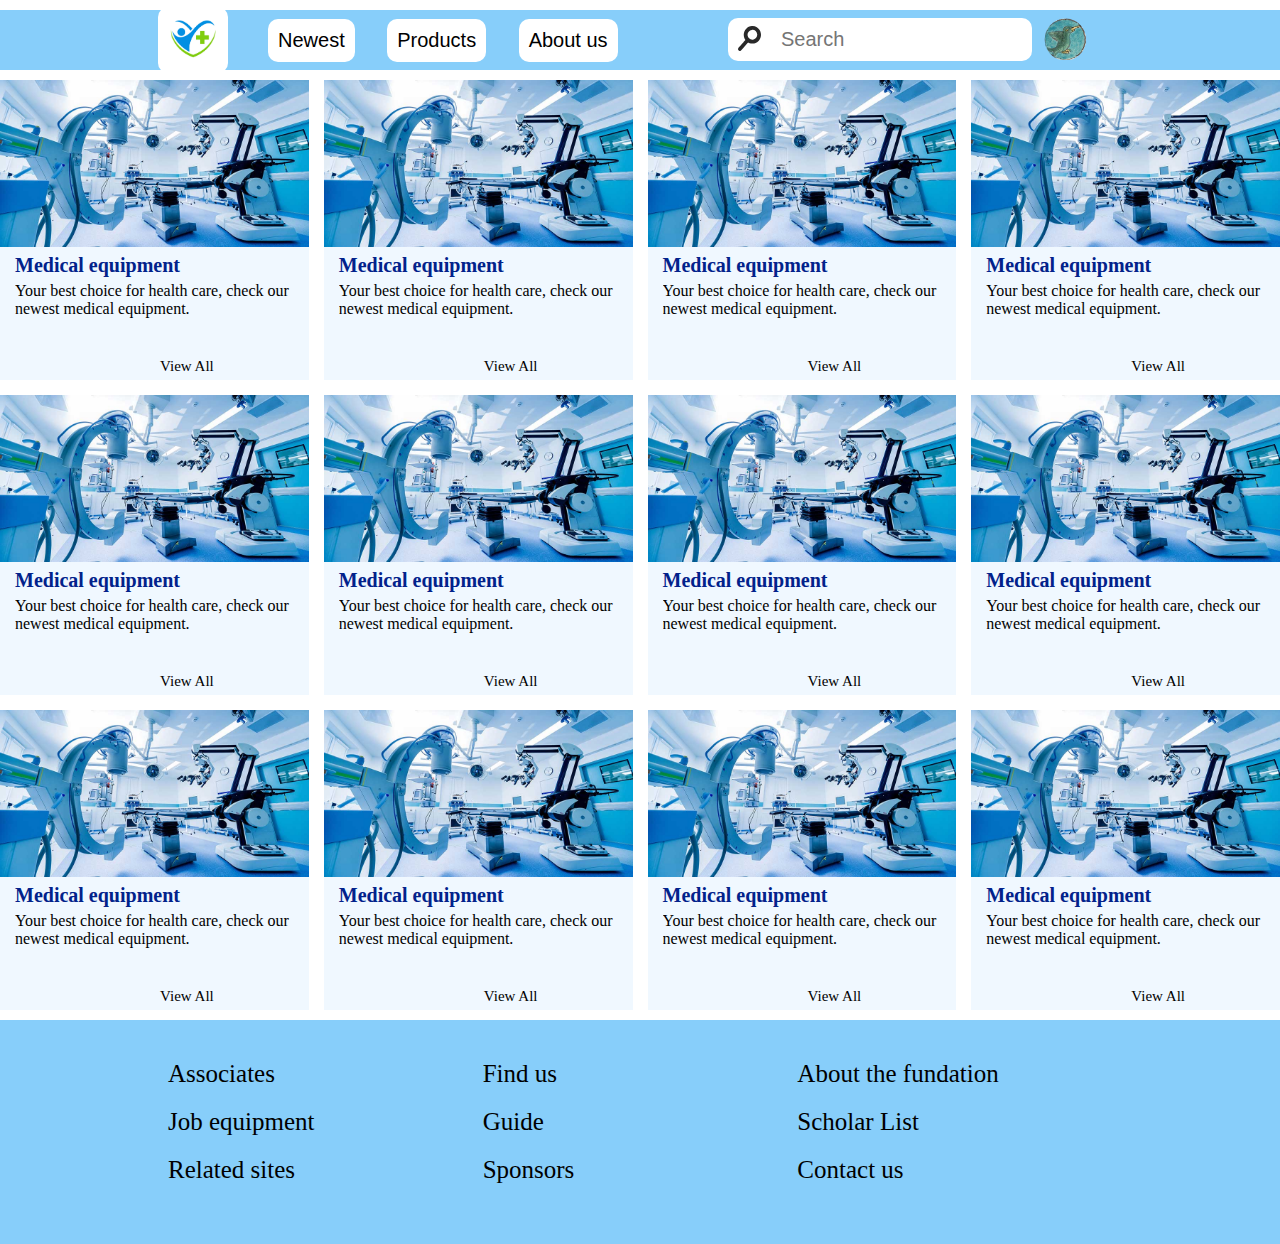
<file: Medical/Index.html>
<!DOCTYPE html>
<html lang="en">
<head>
    <meta charset="UTF-8">
    <meta http-equiv="X-UA-Compatible" content="IE=edge">
    <meta name="viewport" content="width=device-width, initial-scale=1.0">
    <title>Nice web design</title>
    <link rel="stylesheet" href="./Style.css">
</head>
<body>
    <nav class="navCont">
        <div class="main-nav">
            <button class="nav-left">
                   <img class="LogoIMG" src="./Medical-Logo-Graphics-1-50.jpg" alt="">
            </button>
            <div class="nav-left-main">
                <button class="nav-left">
                    <span class="nav-left-text">Newest</span>
                </button>
                <button class="nav-left">
                    <span class="nav-left-text">Products</span>
                </button>
                <button class="nav-left">
                    <span class="nav-left-text">About us</span>
                </button>
            </div>
            <div class="nav-right">
                <button>
                    <img class="searchLogo" src="./SearchLogo.svg" alt="">
                </button>
               <input class="search-input" type="search" placeholder="Search">
               <div>
                    <img class="profile-picture" src="./Colibrí.png" alt="Profile picture">
                    <span class="navTooltip">Your profile</span>
               </div>
            </div>
        </div>
    </nav>
    <main>
        <div class="a1">
            <div>
                <img class="post-image" src="./Policy-for-medical-equipment-upkeep-in-Telangana-soon.jpg" alt="">
            </div>
            <div>
                <div class="description-container">
                    <a href="" class="post-title">Medical equipment</a>
                    <p class="post-description">Your best choice for health care, check our newest medical equipment.</p>
                    <div class="nice-animation">
                        <a href="" class="action-link">
                            View All
                            <svg focusable="false" class="icon" viewBox="0 0 24 24" role="presentation">
                                <path fill="currentColor" d="M22.707 11.293L15 3.586 13.586 5l6 6H2c-.553 0-1 .448-1 1s.447 1 1 1h17.586l-6 6L15 20.414l7.707-7.707c.391-.391.391-1.023 0-1.414z"></path>
                            </svg>
                        </a>
                    </div>
                </div>
            </div>
        </div>
        <div class="a1">
            <div>
                <img class="post-image" src="./Policy-for-medical-equipment-upkeep-in-Telangana-soon.jpg" alt="">
            </div>
            <div>
                <div class="description-container">
                    <a href="" class="post-title">Medical equipment</a>
                    <p class="post-description">Your best choice for health care, check our newest medical equipment.</p>
                    <div class="nice-animation">
                        <a href="" class="action-link">
                            View All
                            <svg focusable="false" class="icon" viewBox="0 0 24 24" role="presentation">
                                <path fill="currentColor" d="M22.707 11.293L15 3.586 13.586 5l6 6H2c-.553 0-1 .448-1 1s.447 1 1 1h17.586l-6 6L15 20.414l7.707-7.707c.391-.391.391-1.023 0-1.414z"></path>
                            </svg>
                        </a>
                    </div>
                </div>
            </div>
        </div>
        <div class="a1">
            <div>
                <img class="post-image" src="./Policy-for-medical-equipment-upkeep-in-Telangana-soon.jpg" alt="">
            </div>
            <div>
                <div class="description-container">
                    <a href="" class="post-title">Medical equipment</a>
                    <p class="post-description">Your best choice for health care, check our newest medical equipment.</p>
                    <div class="nice-animation">
                        <a href="" class="action-link">
                            View All
                            <svg focusable="false" class="icon" viewBox="0 0 24 24" role="presentation">
                                <path fill="currentColor" d="M22.707 11.293L15 3.586 13.586 5l6 6H2c-.553 0-1 .448-1 1s.447 1 1 1h17.586l-6 6L15 20.414l7.707-7.707c.391-.391.391-1.023 0-1.414z"></path>
                            </svg>
                        </a>
                    </div>
                </div>
            </div>
        </div>
        <div class="a1">
            <div>
                <img class="post-image" src="./Policy-for-medical-equipment-upkeep-in-Telangana-soon.jpg" alt="">
            </div>
            <div>
                <div class="description-container">
                    <a href="" class="post-title">Medical equipment</a>
                    <p class="post-description">Your best choice for health care, check our newest medical equipment.</p>
                    <div class="nice-animation">
                        <a href="" class="action-link">
                            View All
                            <svg focusable="false" class="icon" viewBox="0 0 24 24" role="presentation">
                                <path fill="currentColor" d="M22.707 11.293L15 3.586 13.586 5l6 6H2c-.553 0-1 .448-1 1s.447 1 1 1h17.586l-6 6L15 20.414l7.707-7.707c.391-.391.391-1.023 0-1.414z"></path>
                            </svg>
                        </a>
                    </div>
                </div>
            </div>
        </div>
        <div class="a1">
            <div>
                <img class="post-image" src="./Policy-for-medical-equipment-upkeep-in-Telangana-soon.jpg" alt="">
            </div>
            <div>
                <div class="description-container">
                    <a href="" class="post-title">Medical equipment</a>
                    <p class="post-description">Your best choice for health care, check our newest medical equipment.</p>
                    <div class="nice-animation">
                        <a href="" class="action-link">
                            View All
                            <svg focusable="false" class="icon" viewBox="0 0 24 24" role="presentation">
                                <path fill="currentColor" d="M22.707 11.293L15 3.586 13.586 5l6 6H2c-.553 0-1 .448-1 1s.447 1 1 1h17.586l-6 6L15 20.414l7.707-7.707c.391-.391.391-1.023 0-1.414z"></path>
                            </svg>
                        </a>
                    </div>
                </div>
            </div>
        </div>
        <div class="a1">
            <div>
                <img class="post-image" src="./Policy-for-medical-equipment-upkeep-in-Telangana-soon.jpg" alt="">
            </div>
            <div>
                <div class="description-container">
                    <a href="" class="post-title">Medical equipment</a>
                    <p class="post-description">Your best choice for health care, check our newest medical equipment.</p>
                    <div class="nice-animation">
                        <a href="" class="action-link">
                            View All
                            <svg focusable="false" class="icon" viewBox="0 0 24 24" role="presentation">
                                <path fill="currentColor" d="M22.707 11.293L15 3.586 13.586 5l6 6H2c-.553 0-1 .448-1 1s.447 1 1 1h17.586l-6 6L15 20.414l7.707-7.707c.391-.391.391-1.023 0-1.414z"></path>
                            </svg>
                        </a>
                    </div>
                </div>
            </div>
        </div>
        <div class="a1">
            <div>
                <img class="post-image" src="./Policy-for-medical-equipment-upkeep-in-Telangana-soon.jpg" alt="">
            </div>
            <div>
                <div class="description-container">
                    <a href="" class="post-title">Medical equipment</a>
                    <p class="post-description">Your best choice for health care, check our newest medical equipment.</p>
                    <div class="nice-animation">
                        <a href="" class="action-link">
                            View All
                            <svg focusable="false" class="icon" viewBox="0 0 24 24" role="presentation">
                                <path fill="currentColor" d="M22.707 11.293L15 3.586 13.586 5l6 6H2c-.553 0-1 .448-1 1s.447 1 1 1h17.586l-6 6L15 20.414l7.707-7.707c.391-.391.391-1.023 0-1.414z"></path>
                            </svg>
                        </a>
                    </div>
                </div>
            </div>
        </div>
        <div class="a1">
            <div>
                <img class="post-image" src="./Policy-for-medical-equipment-upkeep-in-Telangana-soon.jpg" alt="">
            </div>
            <div>
                <div class="description-container">
                    <a href="" class="post-title">Medical equipment</a>
                    <p class="post-description">Your best choice for health care, check our newest medical equipment.</p>
                    <div class="nice-animation">
                        <a href="" class="action-link">
                            View All
                            <svg focusable="false" class="icon" viewBox="0 0 24 24" role="presentation">
                                <path fill="currentColor" d="M22.707 11.293L15 3.586 13.586 5l6 6H2c-.553 0-1 .448-1 1s.447 1 1 1h17.586l-6 6L15 20.414l7.707-7.707c.391-.391.391-1.023 0-1.414z"></path>
                            </svg>
                        </a>
                    </div>
                </div>
            </div>
        </div>
        <div class="a1">
            <div>
                <img class="post-image" src="./Policy-for-medical-equipment-upkeep-in-Telangana-soon.jpg" alt="">
            </div>
            <div>
                <div class="description-container">
                    <a href="" class="post-title">Medical equipment</a>
                    <p class="post-description">Your best choice for health care, check our newest medical equipment.</p>
                    <div class="nice-animation">
                        <a href="" class="action-link">
                            View All
                            <svg focusable="false" class="icon" viewBox="0 0 24 24" role="presentation">
                                <path fill="currentColor" d="M22.707 11.293L15 3.586 13.586 5l6 6H2c-.553 0-1 .448-1 1s.447 1 1 1h17.586l-6 6L15 20.414l7.707-7.707c.391-.391.391-1.023 0-1.414z"></path>
                            </svg>
                        </a>
                    </div>
                </div>
            </div>
        </div>
        <div class="a1">
            <div>
                <img class="post-image" src="./Policy-for-medical-equipment-upkeep-in-Telangana-soon.jpg" alt="">
            </div>
            <div>
                <div class="description-container">
                    <a href="" class="post-title">Medical equipment</a>
                    <p class="post-description">Your best choice for health care, check our newest medical equipment.</p>
                    <div class="nice-animation">
                        <a href="" class="action-link">
                            View All
                            <svg focusable="false" class="icon" viewBox="0 0 24 24" role="presentation">
                                <path fill="currentColor" d="M22.707 11.293L15 3.586 13.586 5l6 6H2c-.553 0-1 .448-1 1s.447 1 1 1h17.586l-6 6L15 20.414l7.707-7.707c.391-.391.391-1.023 0-1.414z"></path>
                            </svg>
                        </a>
                    </div>
                </div>
            </div>
        </div>
        <div class="a1">
            <div>
                <img class="post-image" src="./Policy-for-medical-equipment-upkeep-in-Telangana-soon.jpg" alt="">
            </div>
            <div>
                <div class="description-container">
                    <a href="" class="post-title">Medical equipment</a>
                    <p class="post-description">Your best choice for health care, check our newest medical equipment.</p>
                    <div class="nice-animation">
                        <a href="" class="action-link">
                            View All
                            <svg focusable="false" class="icon" viewBox="0 0 24 24" role="presentation">
                                <path fill="currentColor" d="M22.707 11.293L15 3.586 13.586 5l6 6H2c-.553 0-1 .448-1 1s.447 1 1 1h17.586l-6 6L15 20.414l7.707-7.707c.391-.391.391-1.023 0-1.414z"></path>
                            </svg>
                        </a>
                    </div>
                </div>
            </div>
        </div>
        <div class="a1">
            <div>
                <img class="post-image" src="./Policy-for-medical-equipment-upkeep-in-Telangana-soon.jpg" alt="">
            </div>
            <div>
                <div class="description-container">
                    <a href="" class="post-title">Medical equipment</a>
                    <p class="post-description">Your best choice for health care, check our newest medical equipment.</p>
                    <div class="nice-animation">
                        <a href="" class="action-link">
                            View All
                            <svg focusable="false" class="icon" viewBox="0 0 24 24" role="presentation">
                                <path fill="currentColor" d="M22.707 11.293L15 3.586 13.586 5l6 6H2c-.553 0-1 .448-1 1s.447 1 1 1h17.586l-6 6L15 20.414l7.707-7.707c.391-.391.391-1.023 0-1.414z"></path>
                            </svg>
                        </a>
                    </div>
                </div>
            </div>
        </div>
    </main>
    <footer class="footerContainer">
        <div class="footer">
            <section>
                <a href="" class="p-footer">Associates</a>
                <a href="" class="p-footer">Job equipment</a>
                <a href="" class="p-footer">Related sites</a>
            </section>
            <section>
                <a href="" class="p-footer">Find us</a>
                <a href="" class="p-footer">Guide</a>
                <a href="" class="p-footer">Sponsors</a>
            </section>
            <section>
                <a href="" class="p-footer">About the fundation</a>
                <a href="" class="p-footer">Scholar List</a>
                <a href="" class="p-footer">Contact us</a>
            </section>
        </div>
    </footer>
</body>
</html>
</file>
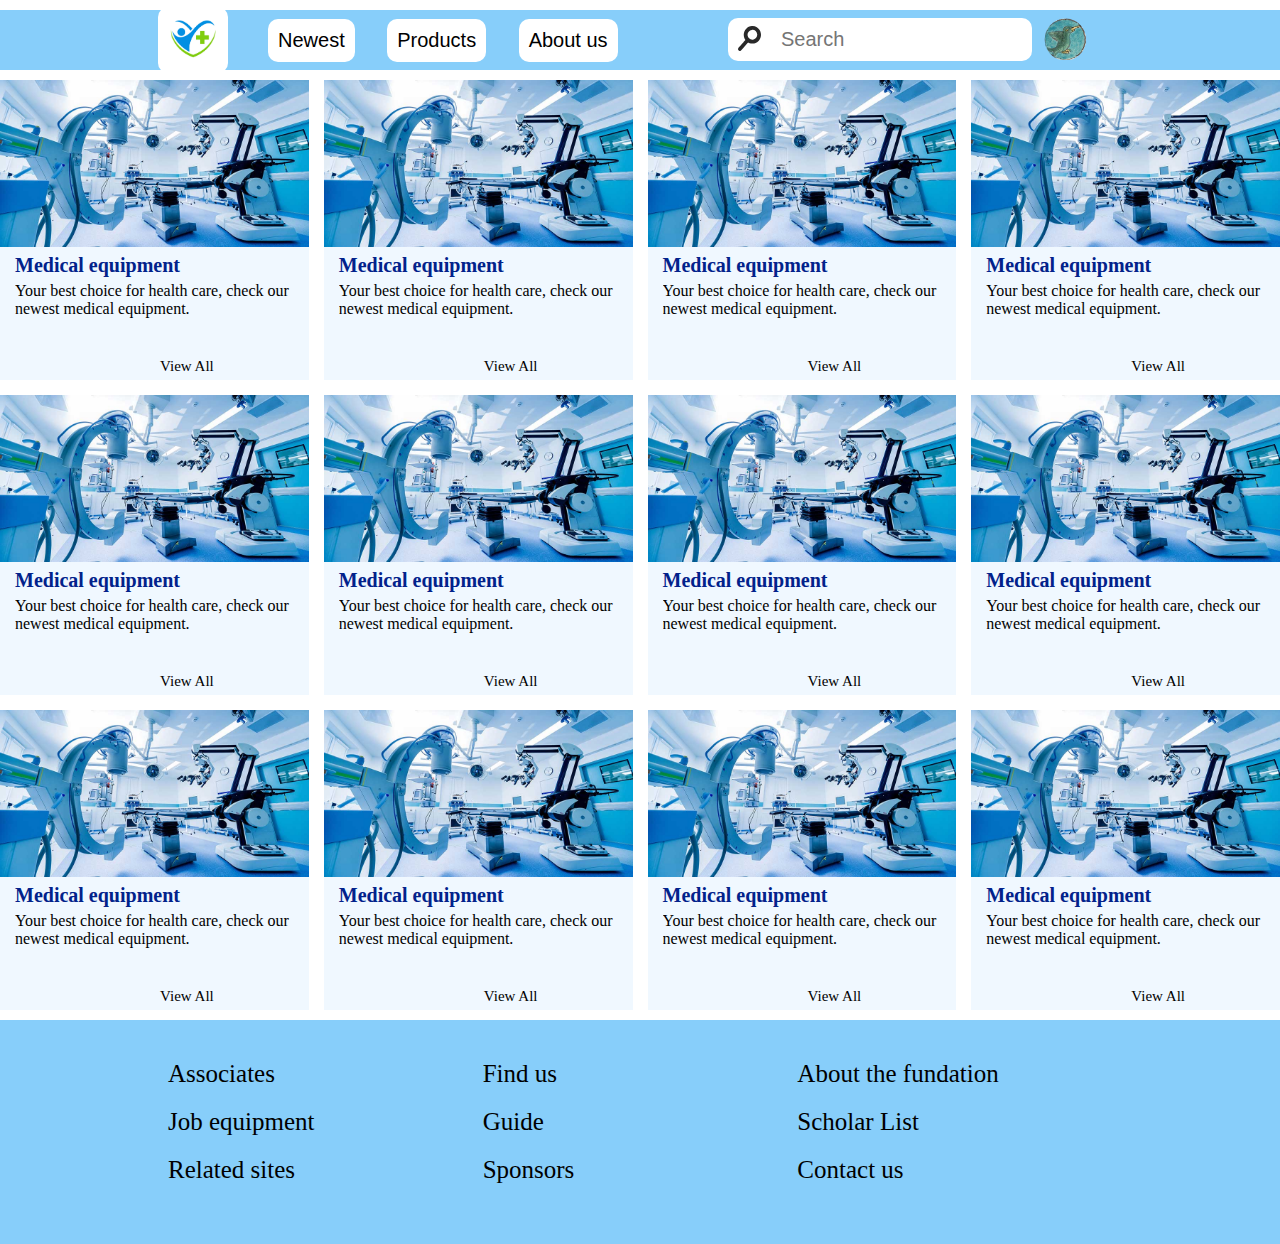
<file: Medical/index.html>
<!DOCTYPE html>
<html lang="en">
<head>
    <meta charset="UTF-8">
    <meta http-equiv="X-UA-Compatible" content="IE=edge">
    <meta name="viewport" content="width=device-width, initial-scale=1.0">
    <title>Nice web design</title>
    <link rel="stylesheet" href="./Style.css">
</head>
<body>
    <nav class="navCont">
        <div class="main-nav">
            <button class="nav-left">
                   <img class="LogoIMG" src="./Medical-Logo-Graphics-1-50.jpg" alt="">
            </button>
            <div class="nav-left-main">
                <button class="nav-left">
                    <span class="nav-left-text">Newest</span>
                </button>
                <button class="nav-left">
                    <span class="nav-left-text">Products</span>
                </button>
                <button class="nav-left">
                    <span class="nav-left-text">About us</span>
                </button>
            </div>
            <div class="nav-right">
                <button>
                    <img class="searchLogo" src="./SearchLogo.svg" alt="">
                </button>
               <input class="search-input" type="search" placeholder="Search">
               <div>
                    <img class="profile-picture" src="./Colibrí.png" alt="Profile picture">
                    <span class="navTooltip">Your profile</span>
               </div>
            </div>
        </div>
    </nav>
    <main>
        <div class="a1">
            <div>
                <img class="post-image" src="./Policy-for-medical-equipment-upkeep-in-Telangana-soon.jpg" alt="">
            </div>
            <div>
                <div class="description-container">
                    <a href="" class="post-title">Medical equipment</a>
                    <p class="post-description">Your best choice for health care, check our newest medical equipment.</p>
                    <div class="nice-animation">
                        <a href="" class="action-link">
                            View All
                            <svg focusable="false" class="icon" viewBox="0 0 24 24" role="presentation">
                                <path fill="currentColor" d="M22.707 11.293L15 3.586 13.586 5l6 6H2c-.553 0-1 .448-1 1s.447 1 1 1h17.586l-6 6L15 20.414l7.707-7.707c.391-.391.391-1.023 0-1.414z"></path>
                            </svg>
                        </a>
                    </div>
                </div>
            </div>
        </div>
        <div class="a1">
            <div>
                <img class="post-image" src="./Policy-for-medical-equipment-upkeep-in-Telangana-soon.jpg" alt="">
            </div>
            <div>
                <div class="description-container">
                    <a href="" class="post-title">Medical equipment</a>
                    <p class="post-description">Your best choice for health care, check our newest medical equipment.</p>
                    <div class="nice-animation">
                        <a href="" class="action-link">
                            View All
                            <svg focusable="false" class="icon" viewBox="0 0 24 24" role="presentation">
                                <path fill="currentColor" d="M22.707 11.293L15 3.586 13.586 5l6 6H2c-.553 0-1 .448-1 1s.447 1 1 1h17.586l-6 6L15 20.414l7.707-7.707c.391-.391.391-1.023 0-1.414z"></path>
                            </svg>
                        </a>
                    </div>
                </div>
            </div>
        </div>
        <div class="a1">
            <div>
                <img class="post-image" src="./Policy-for-medical-equipment-upkeep-in-Telangana-soon.jpg" alt="">
            </div>
            <div>
                <div class="description-container">
                    <a href="" class="post-title">Medical equipment</a>
                    <p class="post-description">Your best choice for health care, check our newest medical equipment.</p>
                    <div class="nice-animation">
                        <a href="" class="action-link">
                            View All
                            <svg focusable="false" class="icon" viewBox="0 0 24 24" role="presentation">
                                <path fill="currentColor" d="M22.707 11.293L15 3.586 13.586 5l6 6H2c-.553 0-1 .448-1 1s.447 1 1 1h17.586l-6 6L15 20.414l7.707-7.707c.391-.391.391-1.023 0-1.414z"></path>
                            </svg>
                        </a>
                    </div>
                </div>
            </div>
        </div>
        <div class="a1">
            <div>
                <img class="post-image" src="./Policy-for-medical-equipment-upkeep-in-Telangana-soon.jpg" alt="">
            </div>
            <div>
                <div class="description-container">
                    <a href="" class="post-title">Medical equipment</a>
                    <p class="post-description">Your best choice for health care, check our newest medical equipment.</p>
                    <div class="nice-animation">
                        <a href="" class="action-link">
                            View All
                            <svg focusable="false" class="icon" viewBox="0 0 24 24" role="presentation">
                                <path fill="currentColor" d="M22.707 11.293L15 3.586 13.586 5l6 6H2c-.553 0-1 .448-1 1s.447 1 1 1h17.586l-6 6L15 20.414l7.707-7.707c.391-.391.391-1.023 0-1.414z"></path>
                            </svg>
                        </a>
                    </div>
                </div>
            </div>
        </div>
        <div class="a1">
            <div>
                <img class="post-image" src="./Policy-for-medical-equipment-upkeep-in-Telangana-soon.jpg" alt="">
            </div>
            <div>
                <div class="description-container">
                    <a href="" class="post-title">Medical equipment</a>
                    <p class="post-description">Your best choice for health care, check our newest medical equipment.</p>
                    <div class="nice-animation">
                        <a href="" class="action-link">
                            View All
                            <svg focusable="false" class="icon" viewBox="0 0 24 24" role="presentation">
                                <path fill="currentColor" d="M22.707 11.293L15 3.586 13.586 5l6 6H2c-.553 0-1 .448-1 1s.447 1 1 1h17.586l-6 6L15 20.414l7.707-7.707c.391-.391.391-1.023 0-1.414z"></path>
                            </svg>
                        </a>
                    </div>
                </div>
            </div>
        </div>
        <div class="a1">
            <div>
                <img class="post-image" src="./Policy-for-medical-equipment-upkeep-in-Telangana-soon.jpg" alt="">
            </div>
            <div>
                <div class="description-container">
                    <a href="" class="post-title">Medical equipment</a>
                    <p class="post-description">Your best choice for health care, check our newest medical equipment.</p>
                    <div class="nice-animation">
                        <a href="" class="action-link">
                            View All
                            <svg focusable="false" class="icon" viewBox="0 0 24 24" role="presentation">
                                <path fill="currentColor" d="M22.707 11.293L15 3.586 13.586 5l6 6H2c-.553 0-1 .448-1 1s.447 1 1 1h17.586l-6 6L15 20.414l7.707-7.707c.391-.391.391-1.023 0-1.414z"></path>
                            </svg>
                        </a>
                    </div>
                </div>
            </div>
        </div>
        <div class="a1">
            <div>
                <img class="post-image" src="./Policy-for-medical-equipment-upkeep-in-Telangana-soon.jpg" alt="">
            </div>
            <div>
                <div class="description-container">
                    <a href="" class="post-title">Medical equipment</a>
                    <p class="post-description">Your best choice for health care, check our newest medical equipment.</p>
                    <div class="nice-animation">
                        <a href="" class="action-link">
                            View All
                            <svg focusable="false" class="icon" viewBox="0 0 24 24" role="presentation">
                                <path fill="currentColor" d="M22.707 11.293L15 3.586 13.586 5l6 6H2c-.553 0-1 .448-1 1s.447 1 1 1h17.586l-6 6L15 20.414l7.707-7.707c.391-.391.391-1.023 0-1.414z"></path>
                            </svg>
                        </a>
                    </div>
                </div>
            </div>
        </div>
        <div class="a1">
            <div>
                <img class="post-image" src="./Policy-for-medical-equipment-upkeep-in-Telangana-soon.jpg" alt="">
            </div>
            <div>
                <div class="description-container">
                    <a href="" class="post-title">Medical equipment</a>
                    <p class="post-description">Your best choice for health care, check our newest medical equipment.</p>
                    <div class="nice-animation">
                        <a href="" class="action-link">
                            View All
                            <svg focusable="false" class="icon" viewBox="0 0 24 24" role="presentation">
                                <path fill="currentColor" d="M22.707 11.293L15 3.586 13.586 5l6 6H2c-.553 0-1 .448-1 1s.447 1 1 1h17.586l-6 6L15 20.414l7.707-7.707c.391-.391.391-1.023 0-1.414z"></path>
                            </svg>
                        </a>
                    </div>
                </div>
            </div>
        </div>
        <div class="a1">
            <div>
                <img class="post-image" src="./Policy-for-medical-equipment-upkeep-in-Telangana-soon.jpg" alt="">
            </div>
            <div>
                <div class="description-container">
                    <a href="" class="post-title">Medical equipment</a>
                    <p class="post-description">Your best choice for health care, check our newest medical equipment.</p>
                    <div class="nice-animation">
                        <a href="" class="action-link">
                            View All
                            <svg focusable="false" class="icon" viewBox="0 0 24 24" role="presentation">
                                <path fill="currentColor" d="M22.707 11.293L15 3.586 13.586 5l6 6H2c-.553 0-1 .448-1 1s.447 1 1 1h17.586l-6 6L15 20.414l7.707-7.707c.391-.391.391-1.023 0-1.414z"></path>
                            </svg>
                        </a>
                    </div>
                </div>
            </div>
        </div>
        <div class="a1">
            <div>
                <img class="post-image" src="./Policy-for-medical-equipment-upkeep-in-Telangana-soon.jpg" alt="">
            </div>
            <div>
                <div class="description-container">
                    <a href="" class="post-title">Medical equipment</a>
                    <p class="post-description">Your best choice for health care, check our newest medical equipment.</p>
                    <div class="nice-animation">
                        <a href="" class="action-link">
                            View All
                            <svg focusable="false" class="icon" viewBox="0 0 24 24" role="presentation">
                                <path fill="currentColor" d="M22.707 11.293L15 3.586 13.586 5l6 6H2c-.553 0-1 .448-1 1s.447 1 1 1h17.586l-6 6L15 20.414l7.707-7.707c.391-.391.391-1.023 0-1.414z"></path>
                            </svg>
                        </a>
                    </div>
                </div>
            </div>
        </div>
        <div class="a1">
            <div>
                <img class="post-image" src="./Policy-for-medical-equipment-upkeep-in-Telangana-soon.jpg" alt="">
            </div>
            <div>
                <div class="description-container">
                    <a href="" class="post-title">Medical equipment</a>
                    <p class="post-description">Your best choice for health care, check our newest medical equipment.</p>
                    <div class="nice-animation">
                        <a href="" class="action-link">
                            View All
                            <svg focusable="false" class="icon" viewBox="0 0 24 24" role="presentation">
                                <path fill="currentColor" d="M22.707 11.293L15 3.586 13.586 5l6 6H2c-.553 0-1 .448-1 1s.447 1 1 1h17.586l-6 6L15 20.414l7.707-7.707c.391-.391.391-1.023 0-1.414z"></path>
                            </svg>
                        </a>
                    </div>
                </div>
            </div>
        </div>
        <div class="a1">
            <div>
                <img class="post-image" src="./Policy-for-medical-equipment-upkeep-in-Telangana-soon.jpg" alt="">
            </div>
            <div>
                <div class="description-container">
                    <a href="" class="post-title">Medical equipment</a>
                    <p class="post-description">Your best choice for health care, check our newest medical equipment.</p>
                    <div class="nice-animation">
                        <a href="" class="action-link">
                            View All
                            <svg focusable="false" class="icon" viewBox="0 0 24 24" role="presentation">
                                <path fill="currentColor" d="M22.707 11.293L15 3.586 13.586 5l6 6H2c-.553 0-1 .448-1 1s.447 1 1 1h17.586l-6 6L15 20.414l7.707-7.707c.391-.391.391-1.023 0-1.414z"></path>
                            </svg>
                        </a>
                    </div>
                </div>
            </div>
        </div>
    </main>
    <footer class="footerContainer">
        <div class="footer">
            <section>
                <a href="" class="p-footer">Associates</a>
                <a href="" class="p-footer">Job equipment</a>
                <a href="" class="p-footer">Related sites</a>
            </section>
            <section>
                <a href="" class="p-footer">Find us</a>
                <a href="" class="p-footer">Guide</a>
                <a href="" class="p-footer">Sponsors</a>
            </section>
            <section>
                <a href="" class="p-footer">About the fundation</a>
                <a href="" class="p-footer">Scholar List</a>
                <a href="" class="p-footer">Contact us</a>
            </section>
        </div>
    </footer>
</body>
</html>
</file>
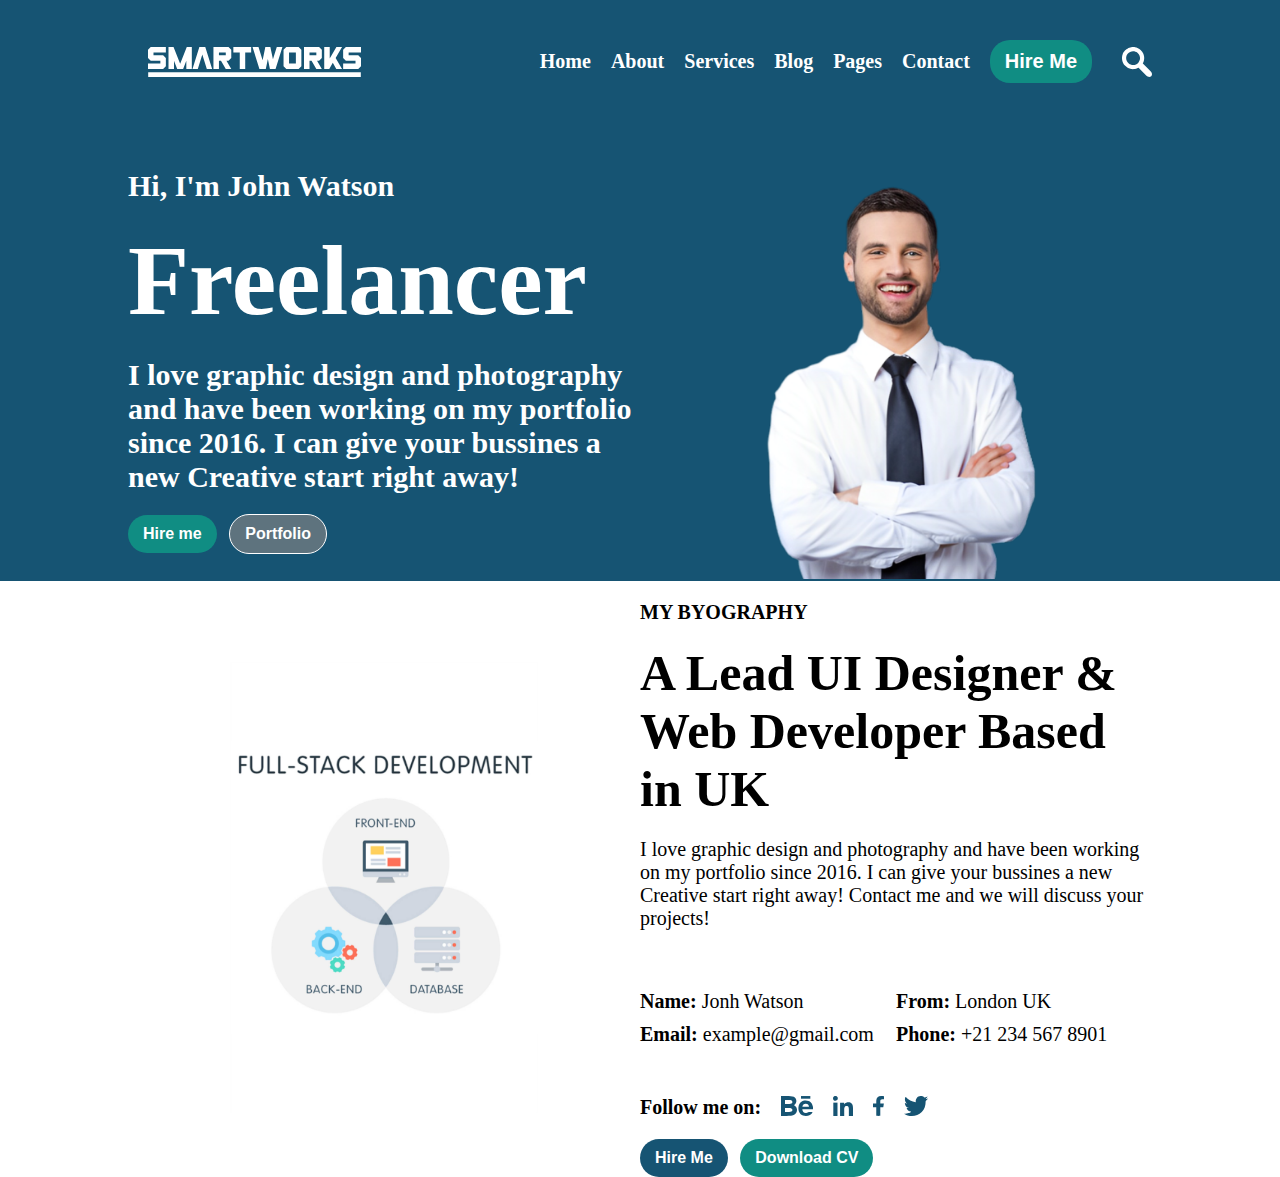
<file: personal/index.html>
<!DOCTYPE html>
<html lang="en">

<head>
    <meta charset="UTF-8">
    <meta name="viewport" content="width=device-width, initial-scale=1.0">
    <title>personal-page</title>
    <link rel="stylesheet" href="./style.css">
</head>

<body>
    <div class="upperPart">
        <main class="mainHolder">
            <nav class="navbar">
                <div>
                    <img class="logoIMG" src="./logo.svg" alt="">
                </div>
                <div>
                    <a href="">Home</a>
                    <a href="">About</a>
                    <a href="">Services</a>
                    <a href="">Blog</a>
                    <a href="">Pages</a>
                    <a href="">Contact</a>
                    <button class="buttonHire">Hire Me</button>
                    <button class="searchButton">
                        <img class="logoIMG" src="./search.svg" alt="">
                    </button>
                </div>
            </nav>
            <section class="mainDescription">
                <div>
                    <H2>Hi, I'm John Watson</H2>
                    <h1>Freelancer</h1>
                    <p>I love graphic design and photography and have been working on my portfolio since 2016. I can
                    give your bussines a new Creative start right away!</p>
                    <div class="buttonsHolder">
                        <Button class="buttonHire">Hire me</Button>
                        <Button class="buttonWorks">Portfolio</Button>
                    </div>
                </div>
                <div class="mainPicHolder">
                    <img class="mainPic" src="./Sin título-1.png" alt="">
                </div>
            </section>
        </main>
    </div>
    <div class="lowerPart">
        <div class="mainPicHolder">
            <img class="mainPic" src="./Sin título-1.jpg" alt="">
        </div>
        <div class="mainDescription02">
            <h2>MY BYOGRAPHY</h2>
            <h1>A Lead UI Designer & Web Developer Based in UK</h1>
            <p>I love graphic design and photography and have been working on my portfolio since 2016. I can
                give your bussines a new Creative start right away! Contact me and we will discuss your projects!</p>
            <div class="infoHolder">
                <p class="infoP"><span class="infoS">Name:</span> Jonh Watson</p>
                <p class="infoP"><span class="infoS">From:</span> London UK</p>
                <p class="infoP"><span class="infoS">Email:</span> example@gmail.com</p>
                <p class="infoP"><span class="infoS">Phone:</span> +21 234 567 8901</p>
            </div>
            <div class="socialHolder">
                <p>Follow me on:</p>
                <img class="socialLogos" src="./BE logo.svg" alt="">
                <img class="socialLogos" src="./In logo.svg" alt="">
                <img class="socialLogos" src="./face.svg" alt="">
                <img class="socialLogos" src="./twitter.svg" alt="">
            </div>
            <div class="lowbuttonsHolder">
                <button class="buttonHire02" >Hire Me</button>
                <button class="buttonWorks02">Download CV</button>
            </div>
        </div>
    </div>
</body>

</html>
</file>
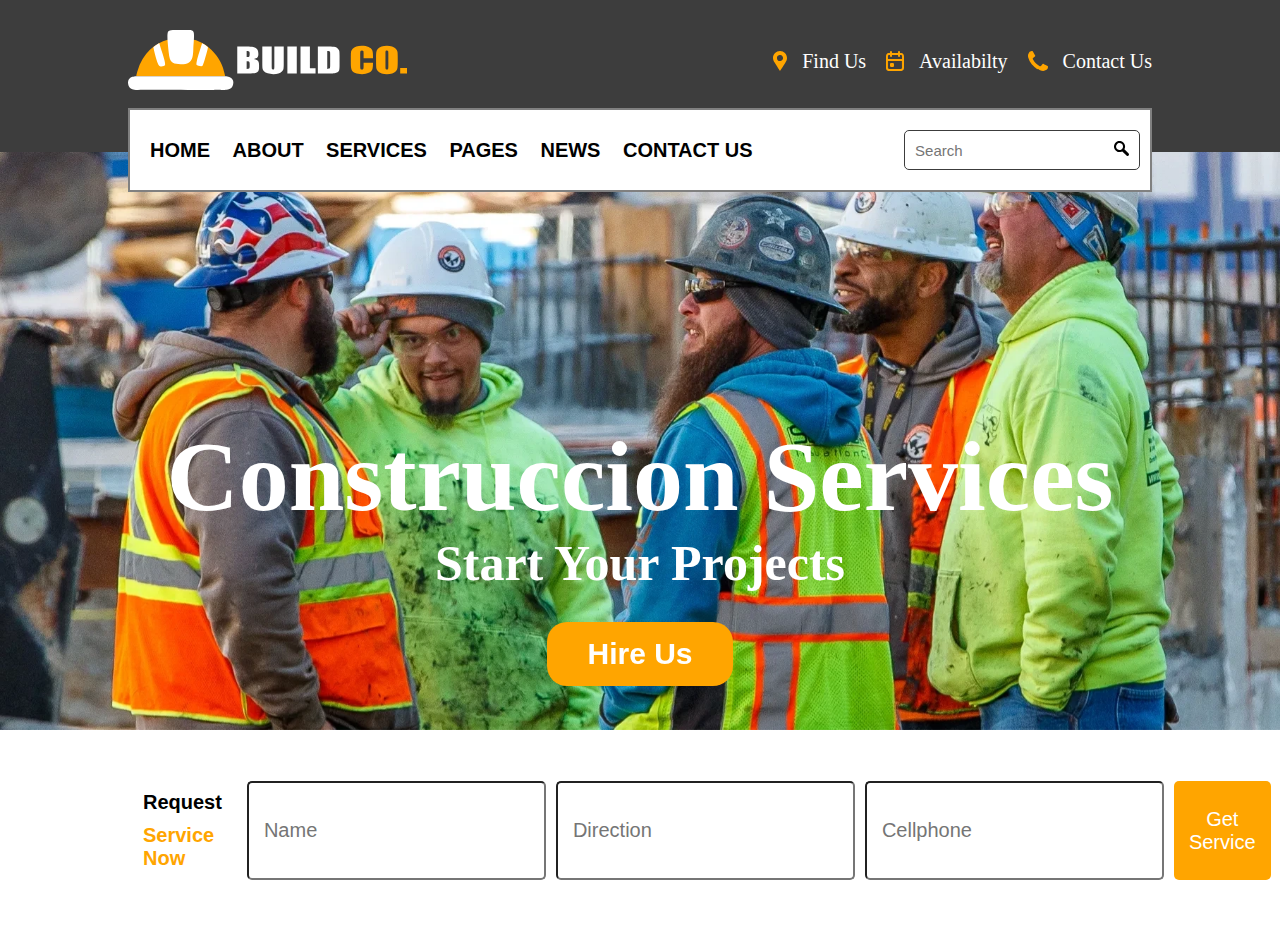
<file: services/index.html>
<!DOCTYPE html>
<html lang="en">
<head>
    <meta charset="UTF-8">
    <meta name="viewport" content="width=device-width, initial-scale=1.0">
    <title>Services</title>
    <link rel="stylesheet" href="./style.css">
</head>
<body>
    <nav>
        <div>
            <a href="">
                <img class="mainLogo" src="./BuildLogo.svg" alt="">
            </a>
            <div class="rightNav">
                <a href="">
                    <img src="./Location.svg" alt="">
                    <span>Find Us</span>
                </a>
                <a href="">
                    <img src="./calendar.svg" alt="">
                    <span>Availabilty</span>
                </a>
                <a href="">
                    <img src="./phone.svg" alt="">
                    <span>Contact Us</span>
                </a>
            </div>
            <div class="lowNav">
                <div>
                    <a href="">HOME</a>
                    <a href="">ABOUT</a>
                    <a href="">SERVICES</a>
                    <a href="">PAGES</a>
                    <a href="">NEWS</a>
                    <a href="">CONTACT US</a>
                </div>
                <div class="searchNav">
                    <input type="text" placeholder="Search">
                    <button>
                        <img src="./SearchBlack.svg" alt="">
                    </button>
                </div>
            </div>
        </div>
    </nav>
    <main>
        <div class="mainInfo">
            <h1>Construccion Services</h1>
            <h2>Start Your Projects</h2>
            <button>Hire Us</button>
        </div>
    </main>
    <footer>
        <div>
            <div>
                <span>Request</span>
                <span class="secondSpan">Service Now</span>
            </div>
            <input type="text" placeholder="Name">
            <input type="text" placeholder="Direction">
            <input type="text" placeholder="Cellphone">
            <button>Get Service</button>
        </div>
    </footer>
    <img src="./3bd5aa7e-7c49-453d-9724-c8b47d97d7d2-2021_11_30_GainbridgeReno_MM_02.webp" alt="">
</body>
</html>
</file>
<file: lowRes.css>
* {
    margin: 0;
    padding: 0;
    box-sizing: border-box;
}

:root{
    --mainOrange: rgba(224, 92, 15);
    --mainGray: rgb(22, 22, 22);
}

html {
    font-size: 62.5%;
}

body{
    background-color: black;
}

.mainWrap {
    padding-left: 20px;
    padding-right: 20px;
}

.navWrap {
    padding: 20px;
    display: flex;
    flex-direction: column;
    align-items: center;
    margin-bottom: 40px;
}

.logoWrap {
    display: flex;
    align-items: center;
}

.logoWrap > img {
    height: 50px;
    width: auto;     
}

.commonLinks {
    margin-top: 20px;
    display: flex;
    flex-direction: row;
}

.commonLinks > a {
    text-decoration: none;
    font-size: 2rem;
    color: white;
    padding-left: 20px;
    padding-right: 20px;
    padding-top: 10px;
    padding-bottom: 10px;
    font-weight: bold;
    font-family: 'Segoe UI', Tahoma, Geneva, Verdana, sans-serif;
}

.commonLinks > a:hover {
    background-color: var(--mainOrange);
}

.upperInfo {
    position: relative;
    display: flex;
    flex-direction: row;
    height: 700px;
    margin-bottom: 40px;
}

.upperText {
    display: flex;
    flex-direction: column;
    position: absolute;  
    top: 0;
}

.upperText > h2 {
    color: white;
    font-size: 3rem;
    margin-bottom: 10px;
    font-family: 'Courier New', Courier, monospace;
}

.upperText > h1 {
    color: white;
    font-size: 7rem;
    margin-bottom: 10px;
    font-family: 'Segoe UI', Tahoma, Geneva, Verdana, sans-serif;
}

.upperText > p {
    color: white;
    font-size: 2rem;
    line-height: 3rem;
    margin-bottom: 30px; 
    font-family: system-ui, -apple-system, BlinkMacSystemFont, 'Segoe UI', Roboto, Oxygen, Ubuntu, Cantarell, 'Open Sans', 'Helvetica Neue', sans-serif;
}

.imgWrap > img {
    object-fit: cover;
    width: 100%;
    height: 100%;
    border: none;
}

.buttonA, .buttonB {
    padding-left: 20px;
    padding-right: 20px;
    padding-top: 10px;
    padding-bottom: 10px;
    border-radius: 20px;
    font-size: 2rem;
    margin-right: 20px;
    font-family: 'Courier New', Courier, monospace;
    font-weight: bolder;
    text-decoration: none;
}

.buttonA {
    background-color: var(--mainOrange);
    border: none;
    border: 1px solid var(--mainOrange);
    color: white;
}

.buttonA:hover, .buttonB:hover {
    opacity: 0.8;
}

.buttonB {
    background-color: var(--mainGray);
    border: 1px solid white;
    color: white;
}

.middleH1 {
    display: flex;
    justify-content: center;
    padding: 40px;
}

.middleH1 > h1 {
    color: white;
    font-size: 3rem;
    font-family: 'Segoe UI', Tahoma, Geneva, Verdana, sans-serif;
    margin: auto;
}

.templates {
    display: grid;
    grid-template-columns: 1fr;
    gap: 20px;
}

.templates > a {
    position: relative;
    height: 300px;
    border-radius: 60px;
}

.templates > a > img{
    object-fit: cover;
    height: 100%;
    width: 100%;
    border-radius: 12px;
}

.templates > a > div {
    position: absolute;
    bottom: 0;
    border: none;
    border-bottom-left-radius: 10px;
    border-bottom-right-radius: 10px;
    display: flex;
    flex-direction: row;
    justify-content: center;
    text-decoration: none;
    color: white;
    padding-top: 10px;
    padding-bottom: 10px;
    width: 100%;
    font-size: 2rem;
    font-weight: bolder;
    font-family: 'Courier New', Courier, monospace;
    background-color: var(--mainGray);
}

.templates > a:hover div {
    background-color: var(--mainOrange);
}

footer {
    margin-top: 60px;
    padding: 20px;
    display: flex;
    flex-direction: row;
    justify-content: flex-end;
    background-color: var(--mainOrange);
}

footer > a {
    font-size: 2rem;
    text-decoration: none;
    color: white;
    margin-right: 20px;
}

footer > a > img {
    height: 20px;
    width: auto;
}
</file>
<file: midRes.css>
* {
    margin: 0;
    padding: 0;
    box-sizing: border-box;
}

:root{
    --mainOrange: rgba(224, 92, 15);
    --mainGray: rgb(22, 22, 22);
}

html {
    font-size: 62.5%;
}

body{
    background-color: black;
}

.mainWrap {
    padding-left: 20px;
    padding-right: 20px;
}

.navWrap {
    padding: 20px;
    display: flex;
    flex-direction: row;
    justify-content: space-between;
    align-items: center;
    margin-bottom: 40px;
}

.logoWrap {
    display: flex;
    align-items: center;
}

.logoWrap > img {
    height: 50px;
    width: auto;     
}

.commonLinks > a {
    text-decoration: none;
    font-size: 2rem;
    color: white;
    padding-left: 20px;
    padding-right: 20px;
    padding-top: 10px;
    padding-bottom: 10px;
    font-weight: bold;
    font-family: 'Segoe UI', Tahoma, Geneva, Verdana, sans-serif;
}

.commonLinks > a:hover {
    background-color: var(--mainOrange);
}

.upperInfo {
    position: relative;
    display: flex;
    flex-direction: row;
    height: 500px;
    margin-bottom: 40px;
}

.upperText {
    display: flex;
    flex-direction: column;
    position: absolute;  
    width: 55%;
    top: 80px;
}

.upperText > h2 {
    color: white;
    font-size: 3rem;
    margin-bottom: 10px;
    font-family: 'Courier New', Courier, monospace;
}

.upperText > h1 {
    color: white;
    font-size: 7rem;
    margin-bottom: 10px;
    font-family: 'Segoe UI', Tahoma, Geneva, Verdana, sans-serif;
}

.upperText > p {
    color: white;
    font-size: 2rem;
    line-height: 3rem;
    margin-bottom: 30px; 
    font-family: system-ui, -apple-system, BlinkMacSystemFont, 'Segoe UI', Roboto, Oxygen, Ubuntu, Cantarell, 'Open Sans', 'Helvetica Neue', sans-serif;
}

.imgWrap {
    height: 500px;
    position: absolute;
    right: 0;
    border: none;
}

.imgWrap > img {
    object-fit: cover;
    height: 100%;
    width: auto;
    border: none;
}

.buttonA, .buttonB {
    padding-left: 20px;
    padding-right: 20px;
    padding-top: 10px;
    padding-bottom: 10px;
    border-radius: 20px;
    font-size: 2rem;
    margin-right: 20px;
    font-family: 'Courier New', Courier, monospace;
    font-weight: bolder;
    text-decoration: none;
}

.buttonA {
    background-color: var(--mainOrange);
    border: none;
    border: 1px solid var(--mainOrange);
    color: white;
}

.buttonA:hover, .buttonB:hover {
    opacity: 0.8;
}

.buttonB {
    background-color: var(--mainGray);
    border: 1px solid white;
    color: white;
}

.middleH1 {
    display: flex;
    justify-content: center;
    padding: 40px;
}

.middleH1 > h1 {
    color: white;
    font-size: 3rem;
    font-family: 'Segoe UI', Tahoma, Geneva, Verdana, sans-serif;
    margin: auto;
}

.templates {
    display: grid;
    grid-template-columns: 1fr 1fr 1fr 1fr;
    gap: 20px;
}

.templates > a {
    position: relative;
    height: 200px;
    border-radius: 60px;
}

.templates > a > img{
    object-fit: cover;
    height: 100%;
    width: 100%;
    border-radius: 12px;
}

.templates > a > div {
    position: absolute;
    bottom: 0;
    border: none;
    border-bottom-left-radius: 10px;
    border-bottom-right-radius: 10px;
    display: flex;
    flex-direction: row;
    justify-content: center;
    text-decoration: none;
    color: white;
    padding-top: 10px;
    padding-bottom: 10px;
    width: 100%;
    font-size: 1.6rem;
    font-weight: bolder;
    font-family: 'Courier New', Courier, monospace;
    background-color: var(--mainGray);
}

.templates > a:hover div {
    background-color: var(--mainOrange);
}

footer {
    margin-top: 60px;
    padding: 20px;
    display: flex;
    flex-direction: row;
    justify-content: flex-end;
    background-color: var(--mainOrange);
}

footer > a {
    font-size: 2rem;
    text-decoration: none;
    color: white;
    margin-right: 20px;
}

footer > a > img {
    height: 20px;
    width: auto;
}
</file>
<file: main.css>
* {
    margin: 0;
    padding: 0;
    box-sizing: border-box;
}

:root{
    --mainOrange: rgba(224, 92, 15);
    --mainGray: rgb(22, 22, 22);
}

html {
    font-size: 62.5%;
}

body{
    background-color: black;
}

.mainWrap {
    width: 80vw;
    min-height: 100vh;
    margin: auto;
}

.navWrap {
    padding: 20px;
    display: flex;
    flex-direction: row;
    justify-content: space-between;
    align-items: center;
    margin-bottom: 40px;
}

.logoWrap {
    display: flex;
    align-items: center;
}

.logoWrap > img {
    height: 50px;
    width: auto;     
}

.commonLinks > a {
    text-decoration: none;
    font-size: 2rem;
    color: white;
    padding-left: 20px;
    padding-right: 20px;
    padding-top: 10px;
    padding-bottom: 10px;
    font-weight: bold;
    font-family: 'Segoe UI', Tahoma, Geneva, Verdana, sans-serif;
}

.commonLinks > a:hover {
    background-color: var(--mainOrange);
}

.upperInfo {
    position: relative;
    display: flex;
    flex-direction: row;
    height: 500px;
    margin-bottom: 40px;
}

.upperText {
    display: flex;
    flex-direction: column;
    position: absolute;  
    width: 55%;
    top: 80px;
}

.upperText > h2 {
    color: white;
    font-size: 3rem;
    margin-bottom: 10px;
    font-family: 'Courier New', Courier, monospace;
}

.upperText > h1 {
    color: white;
    font-size: 7rem;
    margin-bottom: 10px;
    font-family: 'Segoe UI', Tahoma, Geneva, Verdana, sans-serif;
}

.upperText > p {
    color: white;
    font-size: 2rem;
    line-height: 3rem;
    margin-bottom: 30px; 
    font-family: system-ui, -apple-system, BlinkMacSystemFont, 'Segoe UI', Roboto, Oxygen, Ubuntu, Cantarell, 'Open Sans', 'Helvetica Neue', sans-serif;
}

.imgWrap {
    height: 500px;
    position: absolute;
    right: 0;
    border: none;
}

.imgWrap > img {
    object-fit: cover;
    height: 100%;
    width: auto;
    border: none;
}

.buttonA, .buttonB {
    padding-left: 20px;
    padding-right: 20px;
    padding-top: 10px;
    padding-bottom: 10px;
    border-radius: 20px;
    font-size: 2rem;
    margin-right: 20px;
    font-family: 'Courier New', Courier, monospace;
    font-weight: bolder;
    text-decoration: none;
}

.buttonA {
    background-color: var(--mainOrange);
    border: none;
    border: 1px solid var(--mainOrange);
    color: white;
}

.buttonA:hover, .buttonB:hover {
    opacity: 0.8;
}

.buttonB {
    background-color: var(--mainGray);
    border: 1px solid white;
    color: white;
}

.middleH1 {
    display: flex;
    justify-content: center;
    padding: 40px;
}

.middleH1 > h1 {
    color: white;
    font-size: 3rem;
    font-family: 'Segoe UI', Tahoma, Geneva, Verdana, sans-serif;
    margin: auto;
}

.templates {
    display: grid;
    grid-template-columns: 1fr 1fr 1fr 1fr;
    gap: 20px;
}

.templates > a {
    position: relative;
    height: 200px;
    border-radius: 60px;
}

.templates > a > img{
    object-fit: cover;
    height: 100%;
    width: 100%;
    border-radius: 12px;
}

.templates > a > div {
    position: absolute;
    bottom: 0;
    border: none;
    border-bottom-left-radius: 10px;
    border-bottom-right-radius: 10px;
    display: flex;
    flex-direction: row;
    justify-content: center;
    text-decoration: none;
    color: white;
    padding-top: 10px;
    padding-bottom: 10px;
    width: 100%;
    font-size: 2rem;
    font-weight: bolder;
    font-family: 'Courier New', Courier, monospace;
    background-color: var(--mainGray);
}

.templates > a:hover div {
    background-color: var(--mainOrange);
}

footer {
    margin-top: 60px;
    padding: 20px;
    display: flex;
    flex-direction: row;
    justify-content: flex-end;
    background-color: var(--mainOrange);
}

footer > a {
    font-size: 2rem;
    text-decoration: none;
    color: white;
    margin-right: 20px;
}

footer > a > img {
    height: 20px;
    width: auto;
}
</file>
<file: blog/style.css>
*{
  padding: 0;
  margin: 0;
  box-sizing: border-box;
}

html {
  font-size: 62.5%;
}

body {
  background: 
  radial-gradient(
    farthest-side at bottom left,
    rgba(255, 0, 255, 0.5), 
    #246756
  ),
  radial-gradient(
    farthest-corner at bottom right,
    rgba(255, 50, 50, 0.5), 
    #246756 400px
  );
  background-attachment: fixed;
  background-repeat: no-repeat;
  height: 100%;
}

body > section {
  padding-top: 60px;
  display: flex;
  flex-direction: row;
  position: relative;
  margin-bottom: 40px;
}

.container {
  background-color: rgba(212, 212, 219, 0.267);
  padding: 15px;
  padding-top: 20px;
  margin-bottom: auto;
  position: relative;
  padding-bottom: 30px;
}

.container > a {
  font-size: 3rem;
  margin-bottom: 10px;
}

.Title {
  margin-top: 10px;
  display: -webkit-box;
  font-size: 2rem;
  font-weight: bold;
  color: white;
  text-overflow: ellipsis;
  overflow: hidden;
  -webkit-line-clamp: 5; 
  -webkit-box-orient: vertical;
}

.mainH1{
  font-size: 4rem;
  color: white;
  padding-left: 30px;
}

.navCont {
  padding-top: 40px;
  width: 10vw;
}

.navCont > div{
  padding: 10px;
  display: flex;
  flex-direction: column;
  justify-content: center;
  width: 80%;
  margin: auto;
  background-color: rgba(212, 212, 219, 0.267);
}

.navCont > div > div{
  display: flex;
  flex-direction: column;
  align-items: center;
  margin-top: 20px;

}

.profBut{
  background: none;
  border: none;
  display: flex;
  align-items: center;
  justify-content: center;
}

.profImg{
  width: 80px;
  height: auto;
  border-radius: 60px;
}

.secBut{
  background: none;
  font-size: 2rem;
  color: white;
  border: none;
  margin-top: 15px;
  margin-bottom: 15px;
  cursor: pointer;
  padding-left: 10px;
  padding-right: 10px;
}

.secBut:hover {
  opacity: 0.7;
}
 
.mainContainer {
  display: grid;
  grid-template-columns: 1fr 1fr 1fr 1fr;
  width: 90vw;
  margin: auto;
  gap: 20px;
  padding-top: 30px;
  padding-right: 30px;
  padding-left: 30px;
}

.textButton {
  background: none;
  border: none;
  color: white;
  position: absolute;
  bottom: 10px;
  right: 10px;
  cursor: pointer;
}

.textButton:hover {
  opacity: 0.9;
}

a {
  text-decoration: none;
  color: white;
  font-weight: bold;
}

a:hover {
  text-decoration: underline;
}

.secondNav{
  position: absolute;
  right: 40px;
  top: 40px;
  display: flex;
  flex-direction: row;
  align-content: center;
  justify-content: flex-end;
  height: 40px;
  border-top-left-radius: 10px;
  border-bottom-left-radius: 10px;
}

.secondNav > span {
  background-color: rgba(212, 212, 219, 0.267);
  display: flex;
  align-items: center;
  padding-left: 25px;
  padding-right: 70px;
  color: white;
  font-size: 2rem;
  font-family: Arial, Helvetica, sans-serif;
}

.secondNav > button {
  position: absolute;
  right: -10px;
  top: -10px;
}

.profImg02{
  width: 60px;
  height: auto;
  border-radius: 60px;
}

footer {
  margin: auto;
  border-top: 2px solid rgba(212, 212, 219, 0.267);
  width: 90vw;
  display: flex;
  flex-direction: row;
}

footer > div {
  margin-top: 20px;
  width: 80vw;
  display: flex;
  flex-direction: column;
  align-items: end;
}

footer > div > a {
  font-size: 1.5rem;
  margin-bottom: 10px;
}

footer > img {
  height: 90px;
  width: auto;
  margin-left: 20px;
  margin-top: 10px;
}
</file>
<file: deportes/style.css>
* {
    box-sizing: border-box;
    margin: 0;
    padding: 0;
}

html {
    font-size: 62.5%;
}


.Nav01 {
    display: flex;
    flex-direction: row;
    max-width: 1000px;
    min-width: 1000px;
    margin: auto;
    justify-content: space-between;
    align-items: center;
    margin-top: 10px;
    margin-bottom: 10px;
}

.Nav01plaintext {
    font-weight: bold;
    font-size: 1.2rem;

}

.Nav01Button {
    border: none;
    font-size: 1.2rem;
    cursor: pointer;
    position: relative;
    flex-shrink: 0;
}

.Nav01Button:hover {
    text-decoration: underline;
}

.Nav01optionlist {
    display: none;
}

.Nav01optionlistitem {
    display: flex;
    justify-content: center;
    text-decoration: none;
    margin-top: 15px;
    margin-bottom: 15px;
}

.Nav01optionlistitem:hover {
    text-decoration: underline;
}

.Nav01Button:hover .Nav01optionlist {
    background-color: white;
    border: solid 1px gainsboro;
    position: absolute;
    display: flex;
    justify-content: center;
    flex-direction: column;
    width: 100px;
    border-radius: 5px;
}

.nav02 {
    background-color: black;
}

.nav02container {
    display: flex;
    justify-content: space-between;
    align-items: center;
    max-width: 1000px;
    min-width: 1000px;
    margin: auto;
}

.Nav02section01 {
    display: flex;
    flex-direction: row;
    align-items: center;
}

.Nav02Button01 {
    background-color: black;
    border: none;
    cursor: pointer;
}

.ImgMenu {
    max-width: 20px;
    height: 100%;
    margin-right: 20px;
}

.RegButton {
    background-color: rgb(255, 196, 0);
    padding: 5px;
    cursor: pointer;
}

.ImgLogo {
    height: 70px;
    width: 100%;
}

.nav03  {
    display: flex;
    flex-direction: row;
    align-items: center;
    justify-content: space-between;
    max-width: 1000px;
    min-width: 1000px;
    margin: auto;
    margin-top: 10px;
    flex-shrink: 0;
}

.nav03a {
    font-size: 1.6rem;
    font-weight: bold;
    text-decoration: none;
    color: black;
    cursor: pointer;
}

.nav04 {
    display: flex;
    flex-direction: row;
    max-width: 1000px;
    min-width: 1000px;
    margin: auto;
    justify-content: space-between;
    margin-top: 10px;
    margin-bottom: 10px;
}

.Nav04Button {
    background-color: white;
    border: none;
    cursor: pointer;
}

.Nav04Icon {
    width: 25px;
    height: auto;

}

.Nav04Button:hover  {
    opacity: 0.5;
}

.FooterMainBlack {
    background-color: black;
}

.FooterImg{
    height: 40px;
    width: 100%;
}

.FooterText {
    color: white;
    font-size: 1.1rem;
}

.FooterInsideBlack {
    background: none;
    display: flex;
    flex-direction: row;
    align-items: center;
    max-width: 1000px;
    justify-content: space-between;
    margin: auto;
}

.BottomFooter {
    display: flex;
    flex-direction: row;
    background-color: lightgray;    
    max-width: 1000px;
    margin: auto;
    align-items: center;
    justify-content: space-between;
    padding: 10px;
    cursor: pointer;
    padding-top: 15px;
    padding-bottom: 15px;
}

.FooterButton {
    border: none;
    color: gray;
    background: none;
    font-size: 1.4rem;
    padding-right: 15px;
    border-right: solid 1px gray;
}

.FooterButtonOut {
    border: none;
    color: gray;
    background: none;
    font-size: 1.4rem;
    padding-right: 15px;
}

.FooterButton:hover, .FooterButtonOut:hover  {
    text-decoration: underline;
}
</file>
<file: deportes/mainstyle.css>
* {
    box-sizing: border-box;
    margin: 0;
    padding: 0;
}

html {
    font-size: 62.5%;
}

.mainsec01 {
    display: grid;
    grid-template-columns: 2fr 1fr;
    max-width: 1000px; 
    min-width: 1000px; 
    margin: auto; 
    margin-bottom: 10px;
    height: 100%;
}

.mainsecdiv01 {
    border: solid 1px gray;
    display: grid;
    grid-template-columns: 1fr 1fr;
    padding: 10px;
}

.mainsecdiv02 {
    border: solid 1px gray;
    display: flex;
    flex-direction: column;
    
}

.mainsecdiv02div {
    border: solid 1px gray;
    height: 100%;
    display: grid;
    grid-template-columns: 1fr 1fr;
    padding: 10px;
}

.mainsecdiv01div01 {
    background-color: dimgrey;
    padding: 20px;
    display: flex;
    flex-direction: column;
}

.MainSecTitleDiv:hover .Articleh1 {
    text-decoration: underline;
}

.PostImg01 {
    object-fit: cover;
    height: 100%;
    width: 100%;
}

.Articleh1 {
    font-size: 4rem;
    color: white;
}


.Articleh2 {
    font-size: 2rem;
    color: yellow;
}


.Articleh3 {
    font-size: 2.5rem;
    color: white;
}

.ArticleRelatedInfo {
    text-decoration: none;
    color: white;
    font-size: 1.6rem;
}

.ArticleRelatedInfo:hover {
    text-decoration: underline  ;
}

.RelatedDiv {
    margin-left: 20px;
}

.ArticleRelatedInfoLi {
    margin-top: 10px;
}

.MainSecdiv02h2 {
    color: red;
    font-size: 1.5rem;
}

.MainSecdiv02h1 {
    color: black;
    font-size: 2.5rem;
}

.MainSecdiv02h1:hover {
    text-decoration: underline;
}

.mainsec02 {
    display: grid;
    grid-template-columns: 1fr 1fr 1fr;
    max-width: 1000px; 
    min-width: 1000px; 
    margin: auto; 
    margin-bottom: 10px;
    height: 100%;
}

.mainsec02div {
    border: solid 1px gray;
    display: grid;
    grid-template-columns: 1fr 1fr;
    padding: 10px;
}

.MainLink {
    font-size: 3rem;
    text-decoration: none;
    color: red;
    display: flex;
    flex-direction: row;
    justify-content: center;
    margin-bottom: 15px;
}
</file>
<file: gymproducts/style.css>
* {
    border: 0;
    margin: 0;
    box-sizing: border-box;
} 

html {
    font-size: 62.5%;
    font-family: 'Oswald', sans-serif;
}

:root {
    --background: rgb(30, 30, 30);
    --green: rgb(132, 220, 31);
    --backgoundGray: rgb(238, 238, 238);
}

body {
    background-color: var(--background);
}

nav {
    width: 80vw;
    display: flex;
    flex-direction: row;
    justify-content: space-between;
    align-items: center;
    padding-top: 20px;
    padding-bottom: 20px;
    margin: auto;
}

nav > a > img {
    height: 60px;
}

nav > div {
    display: flex;
    flex-direction: row;
    justify-content: center;
    gap: 40px;
}

nav > div > a {
    font-size: 2rem;
    font-weight: 400;
    color: white;
    text-decoration: none;
}

nav > div > a:hover {
    color: var(--green);
}

nav > div > a > img {
    height: 20px;
    width: auto;
}

main {
    width: 80vw;
    margin: auto;
    display: grid;
    grid-template-columns: 1fr 3fr;
}

.rightPanel > div > h1 {
    margin-top: 40px;
    font-size: 3rem;
    font-weight: 300;
    color: white;
}

.rightPanel > div > p {
    font-size: 2rem;
    font-weight: 300;
    color: white;
    margin-top: 20px;
}

.mainImgWrap {
    margin: 20px 0px;
    position: relative;
}

.emptyDiv{
    position: absolute;
    height: 92%;
    width: 98%;
    border: 2px solid var(--green);
    bottom: 4%;
    left: 1%;
}

.mainImg {
    width: 100%;
    height: 300px;
    object-fit: cover;
    position: relative;
    z-index: -1;
}

.mainImgWrap > h2 {
    position: absolute;
    top: 15%;
    left: 5%;
    font-size: 3rem;
    color: rgba(0, 0, 0, 0);
    -webkit-text-stroke: 2px var(--green);
}

.mainImgWrap > h1 {
    position: absolute;
    font-size: 4rem;
    font-weight: 500;
    color: white;
    left: 5%;
    top: 30%
}

.mainImgWrap > button {
    position: absolute;
    background-color: var(--green);
    font-size: 1.5rem;
    font-weight: 300;
    padding-left: 20px;
    padding-right: 20px;
    padding-top: 10px;
    padding-bottom: 10px;
    left: 5%;
    top: 70%;
    border: none;
    cursor: pointer;
}

.mainImgWrap > button:hover, .productsContainer > button:hover, .leftPicture > button:hover {
    transition: 0.2s;
    background-color: white;
    scale: 1.1;
    box-shadow: rgba(100, 100, 111, 0.5) 0px 0px 29px 0px;
}

.upperOptions {
    margin: 20px 0px;
    display: flex;
    flex-direction: row;
    justify-content: space-between;
    background-color: var(--backgoundGray);
    padding: 20px;
}

.upperOptions > div {
    display: flex;
    flex-direction: row;
    align-items: center;
}

.upperOptions > div > svg {
    fill: gray;
    height: 25px;
    cursor: pointer;
    margin-right: 10px;
}

.upperOptions > div > span {
    font-size: 2rem;
    font-weight: 300;
    margin-right: 10px;
}

.upperOptions > div > svg:hover {
    fill: gainsboro;
}

.upperOptions > div > div {
    background-color: white;
    border: 1px solid gray;
}

.optionDiv {
    position: relative;
    display: flex;
    flex-direction: row;
}

.optionDiv > select {
    appearance: none;
    font-size: 2rem;
    font-family: 'Oswald', sans-serif;
    font-weight: 200;
    color: gray;
    line-height: 22px;
    width: 300px;
    padding: 10px;
    outline: 1px solid gainsboro;
    z-index: 3;
    background: none;
}

.optionDiv > img {
    position: absolute;
    right: 10px;
    height: 10px;
    align-self: center;
    z-index: 2;
}

.upperOptions > div > div > select > option {
    -webkit-appearance: none;
    -moz-appearance: none;
    appearance: none;
    font-family: 'Oswald', sans-serif;
    font-weight: 200;
    padding-left: 10px;
    padding-right: 10px;
}

.mainProducts {
    display: grid;
    grid-template-columns: 1fr 1fr 1fr;
    gap: 20px;
}

.productsContainer {
    display: flex;
    flex-direction: column;
    position: relative;
    background-color: white;
    justify-content: center;
    padding-top: 20px;
    padding-bottom: 20px;
}

.productsContainer > img {
    width: 80%;
    height: 100%;
    margin: auto;
}

.starHolder {
    display: flex;
    flex-direction: row;
    margin: auto;
}

.starHolder > svg {
    height: 15px;
    width: auto;
    fill: rgb(232, 197, 0);
}

.productsContainer > h1 {
    font-size: 2rem;
    font-weight: 300;
    margin: auto;
}

.productsContainer > span {
    font-size: 2rem;
    font-weight: 300;
    margin: auto;   
}

.productsContainer > button {
    transition: all 0.2s ease-in-out;
    position: absolute;
    background-color: var(--green);
    bottom: 0;
    align-self: center;
    padding: 10px 20px;
    visibility: hidden;
    cursor: pointer;
}

.rightFunctions {
    transition: all 0.2s ease-in-out;
    position: absolute;
    top: 5%;
    right: 0;
    display: flex;
    flex-direction: column;
    visibility: hidden;
}

.rightFunctions > a {
    height: 30px;
    width: 30px;
    background-color: white;
    display: flex;
    align-items: center;
    justify-content: center;
    margin-bottom: 20px;
    box-shadow: rgba(100, 100, 111, 0.5) 0px 0px 5px 0px;
}

.rightFunctions > a > img {
    width: 20px;
    margin: auto;
}

.productsContainer:hover > button {
    transition: all 0.2s ease-in-out;
    visibility: visible;
    bottom: 20px;
}

.productsContainer:hover > .rightFunctions {
    transition: all 0.2s ease-in-out;
    visibility: visible;
    right: 20px;
}

.rightFunctions > a:hover {
    transition: 0.5s;
    background-color: var(--green);
}

.upperOptions > div > button {
    padding: 5px 10px;
    font-size: 1.5rem;
    background-color: white;
    border: 1px solid rgba(128, 128, 128, 0.23);
    cursor: pointer;
}

.upperOptions > div > button:hover {
    background-color: var(--green);
}

.leftPanel {
    margin-top: 40px;
    padding-right: 20px;
}

.shopBy, .filterBy, .newProducts {
    display: flex; 
    flex-direction: column;
    background-color: white;
    width: 100%;
    margin-bottom: 30px;
}

.shopBy > h1, .filterBy > h1{
    font-size: 2rem;
    font-weight: 300;
    color: gray;
    padding: 10px 20px;
    background-color: gainsboro;
}

.optionsButton {
    display: flex;
    flex-direction: row;
    align-items: center;
    justify-content: space-between;
    padding: 10px 20px;
}

.optionsButton > button {
    cursor: pointer;
    background: none;
}

.optionsButton > button > img {
    width: 20px;
}

.pricesField{
    display: flex;
    flex-direction: row;
    gap: 10px;
    padding: 10px 20px;
    font-size: 2rem;
}

.filterBy > h2 {
    font-size: 1.5rem;
    padding: 10px 20px;
    font-weight: 300;
    font-family: Arial, Helvetica, sans-serif;
}

.filterBy > div {
    padding: 10px 20px;
    display: flex;
    flex-direction: row;
}

.filterBy > div > input {
    scale: 1.3;
    margin-right: 10px;
}

.filterBy > div > label {
    font-size: 1.5rem;
    font-weight: 200;
}

.filterBy > div > button {
    width: 40px;
    height: 40px;
    margin-right: 10px;
    cursor: pointer;
}

.color01{
    background-color: blue;
}

.color02 {
    background-color: gray;
}

.color03{
    background-color: green;
}

.color04{
    background-color: orange;
}

.color05{
    background-color: pink;
}

.color06{
    background-color: blueviolet;
}

.newProducts > h1{
    font-size: 2rem;
    font-weight: 300;
    color: gray;
    padding: 10px 20px;
    background-color: gainsboro;
    display: flex;
    flex-direction: column;
}

.newProducts > div {
    display: flex;
    flex-direction: row;
    align-items: center;
    padding: 10px 20px;
}

.newProducts > div > img {
    width: 80px;
    height: 100%;
}

.newProducts > div > div {
    display: flex;
    flex-direction: column;
    padding: 10px 20px;
}

.newProducts > div > div > h1 {
    font-size: 2rem;
    font-weight: 100;
}

.newProducts > div > div > span {
    font-size: 1.5rem;
    font-weight: 300;
}

.starHolder02 {
    display: flex;
    flex-direction: row;
    padding-top: 10px;
    padding-bottom: 10px;
}

.starHolder02 > svg {
    height: 15px;
    width: auto;
    fill: rgb(232, 197, 0);
}

.leftPicture {
    width: 100%;
    position: relative;
    display: flex;
    flex-direction: column;
    justify-content: center;
    align-self: center;
}

.leftPicture > img {
    width: 100%;
    height: auto;
    object-fit: cover;
    z-index: 1;
}

.leftPicture > div {
    position: absolute;
    border: 1px solid var(--green);
    width: 95%;
    height: 95%;
    bottom: 2.5%;
    left: 2.5%;
    z-index: 2;
}
.leftPicture > h1 {
    position: absolute;
    top: 18%;
    font-size: 3rem;
    color: white;
    z-index: 4;
    align-self: center;
}

.leftPicture > h2 {
    position: absolute;
    top: 10%;
    font-size: 2.5rem;
    color: rgba(0, 0, 0, 0);
    -webkit-text-stroke: 2px var(--green);
    z-index: 4;
    align-self: center;
}

.leftPicture > button {
    position: absolute;
    align-self: center;
    background-color: var(--green);
    font-size: 1.5rem;
    font-weight: 300;
    padding-left: 20px;
    padding-right: 20px;
    padding-top: 10px;
    padding-bottom: 10px;
    top: 28%;
    border: none;
    cursor: pointer;
    z-index: 4;
}

footer {
    padding-top: 40px;
    width: 90vw;
    margin: auto;
    display: grid;
    grid-template-columns: 1fr 1fr 1fr 1fr;
    gap: 40px;
    padding-bottom: 80px;
}

footer > div {
    width: 100%;
    display: flex;
    flex-direction: column;
}

footer > div > p{
    font-size: 2rem;
    color: white;
    margin-top: 10px;
}

footer > div > img {
    width: 100%;
    height: auto;
    object-fit: cover;
    margin-bottom: 10px;
}

footer > div > h1 {
    color: var(--green);
    font-size: 2.5rem;
    font-weight: 200;
    margin-bottom: 10px;
}

footer > div > a {
    color: white;
    font-size: 2rem;
    text-decoration: none;
    margin-bottom: 10px;
}

footer > div > a:hover {
    color: var(--green);
}

footer > div > span {
    color: white;
    font-size: 2rem;
    font-weight: 200;
    margin-bottom: 10px;
}

footer > div > span > strong {
    color: var(--green);
}
</file>
<file: Medical/Style.css>
* {
    box-sizing: border-box;
    margin: 0px;
    padding: 0px;
}

html {
    font-size: 62.5%;
}

.a1 {
    background-color: aliceblue;
    min-height: 300px;
    min-width: 200px;
    position: relative;
}

.navCont{
    display: flex;
    background-color: lightskyblue;
    width: 100vw;
    margin-top: 10px;
    z-index: 100;
    position: fixed;
    align-items: center;
    height: 60px;
}

.main-nav {
    display: flex;
    flex-direction: row;
    align-items: center;
    justify-content: space-between;
    width: 80vw;
    height: 60px;
    margin: auto;
}

.nav-left-main {
    flex-shrink: 0;
    margin: 10px;
}

.nav-left {
    background-color: white;
    border: none;
    padding: 10px;
    margin-left: 30px;
    flex-shrink: 0;
    border-radius: 1rem;
}

.nav-left:hover {
    border: 2px solid black;
}

.nav-left-text {
    font-size: 2rem;
}

main { 
    display: grid;
    grid-template-columns: 1fr 1fr 1fr 1fr;
    gap: 1.5rem; 
    max-width: 1400px;
    margin: auto;
    min-height: 80vh;
    padding-top: 80px;
    padding-bottom: 10px;
}

.nav-right {
    margin-left: 100px;
    display: flex;
    flex: 1;
    margin-right: 60px;
    align-items: center;
    position: relative;
}

.navTooltip{
    position: absolute;
    display: none;
    right: -25px;
    bottom: -30px;
    font-size: 1.4rem;
    background-color: rgb(166, 166, 166);
    color: rgb(54, 54, 54);
    padding: 5px;
    padding-left: 10px;
    padding-right: 10px;
    border-radius: 5px;
}


.nav-right > button{
    height: 43px;
    background-color: white;
    border-top-left-radius: 10px;
    border-bottom-left-radius: 10px;
    border: none;
}

.searchLogo{
    height: 25px;
    width: auto;
    padding-left: 10px;
    padding-right: 10px;
}

.searchLogo:hover{
    scale: 1.1;
}

.search-input {
    font-size: 2rem;
    padding: 10px;
    border: none;
    width: 100%;
    border-top-right-radius: 1rem;
    border-bottom-right-radius: 1rem;
}

.serch-box  {
    display: flex;
}

.profile-picture {
    width: 50px;
    height: 100%;
    border-radius: 40px;
    margin-left: 10px;
    flex-wrap: wrap;
} 

.nav-right > div:hover .navTooltip{
    display: block;
    z-index: 200;
}

.post-image {
    height: 100%;
    width: 100%;
    object-fit: cover;
    cursor: pointer;
}

.post-title {
    font-size: 2rem;
    font-weight: bold;
    text-decoration: none   ;
    color: rgb(2, 34, 139);
}

.post-title:hover{
    text-decoration: underline;
}

.post-description {
    color: black;
    font-size: 1.6rem;
    margin-bottom: 40px;
    margin-top: 5px;
    overflow: hidden;
}

.description-container{
    padding-left: 15px;
    padding-top: 5px;
    padding-right: 15px;
    padding-bottom: 5px;
}

.action-link:hover .icon {
    transform: translate(26px);
    transition: all .15s cubic-bezier(.645,.045,.355,1);
    opacity: 100;
}

.action-link:hover {
    transform: translate(26px);
    transition: all .15s cubic-bezier(.645,.045,.355,1);
    color: brown;
}


.icon {
    cursor: pointer;
    opacity: 0; 
    height: 15px; 
    display: inline-block;
}

.action-link {
    position: absolute;
    right: 80px;
    bottom: 5px;
    color: black;
    font-size: 1.5rem;
    text-decoration: none;
    margin-left: 8px;
    display: flex;
    align-items: center; 
    z-index: 99;
    margin-left: 40px;
}

.nice-animation {
    display: flex;
    flex-direction: row;
    align-items: center;
}

.footerContainer{
    background-color: lightskyblue;
    width: 100vw;
}

.footer {
    background-color: lightskyblue;
    width: 80vw;
    display: grid;
    grid-template-columns: 1fr 1fr 1fr;
    padding: 40px;
    margin: auto;
}

.footer > section {
    display: flex;
    flex-direction: column;
}

.p-footer {
    font-size: 2.5rem;
    margin-bottom: 20px;
    text-decoration: none;
    color: black;
}

.p-footer:hover{
    color: white;
}

.LogoIMG {
    width: 50px;
    height: 100%;
}
</file>
<file: personal/style.css>
*{
    margin: 0;
    padding: 0;
    box-sizing: border-box;
}

html {
    font-size: 62.5%;
}

body {
    width: 100vw;
}

.upperPart {
    background-color: rgb(22, 84, 115);
    padding-top: 40px;
    margin-bottom: 20px;
}

.mainHolder{
    width: 80vw;
    margin: auto;
}

.navbar{
    display: flex;
    justify-content: space-between;
    align-items: center;
}

.navbar > div {
    display: flex;
    align-items: center;
}

.navbar > div > a, .navbar > div > button, .navbar > div > img {
    margin-left: 20px;
    font-size: 2rem;
    text-decoration: none;
    color: white;
    font-weight: bold;
    align-items: center;
}

.logoIMG{
    height: 30px;
    width: auto;
}

.searchButton{
    display: flex;
    flex-direction: row;
    align-items: center;
    background: none;
    border: none;
}

.mainDescription{
    margin-top: 80px;
    display: grid;
    grid-template-columns: 1fr 1fr;
    align-items: center;
}

.mainDescription > div > h2 {
    color: white;
    font-size: 3rem;
    font-weight: bold;
    margin-bottom: 20px;
}

.mainDescription > div > h1 {
    color: white;
    font-size: 10rem;
    font-weight: bold;
    margin-bottom: 20px;
}

.mainDescription > div > p {
    color: white;
    font-size: 3rem;
    font-weight: bold;
    margin-bottom: 20px;
}

.buttonsHolder {
    margin-bottom: 20px;
}

.buttonHire, .buttonWorks {
    padding-left: 15px;
    padding-top: 10px;
    padding-right: 15px;
    padding-bottom: 10px;
    border-radius: 20px;
    font-size: 1.6rem;
    margin-right: 10px;
    color: white;
    font-weight: bold;
    cursor: pointer;
}

.buttonHire {
    background-color: rgb(16, 141, 131);
    border: none;
}

.buttonWorks {
    background-color: rgba(132, 132, 132, 0.659);
    border: 1px solid white;
}

.buttonHire:hover, .buttonWorks:hover {
    opacity: 0.8;
}

.mainPicHolder {
    width: 60%;
    margin: auto;
}

.mainPic {
    width: 100%;
    height: auto;
}

.lowerPart {
    width: 80vw;
    margin: auto;
    display: grid;
    grid-template-columns: 1fr 1fr;
    align-items: center;
}

.mainDescription02 {
    display: flex;
    flex-direction: column;
}

.mainDescription02 > h2 {
    font-size: 2rem;
    font-weight: bold;
    margin-bottom: 20px; 
}

.mainDescription02 > h1 {
    font-size: 5rem;
    font-weight: bold;
    margin-bottom: 20px;
}

.mainDescription02 > p {
    font-size: 2rem;
    margin-bottom: 50px;
}

.infoHolder {
    display: grid;
    grid-template-columns: 1fr 1fr;
}

.infoP {
    font-size: 2rem;
    margin-top: 10px;
}

.infoS {
    font-weight: bold;
}

.socialHolder {
    margin-top: 50px;
    display: flex;
    flex-direction: row;
}

.socialHolder > p {
    font-size: 2rem;
    font-weight: bold;
}

.socialLogos {
    width: auto;
    height: 20px;
    margin-left: 20px;
}

.lowbuttonsHolder {
    margin-top: 20px;
}

.buttonHire02, .buttonWorks02 {
    padding-left: 15px;
    padding-top: 10px;
    padding-right: 15px;
    padding-bottom: 10px;
    border-radius: 20px;
    font-size: 1.6rem;
    margin-right: 10px;
    color: white;
    font-weight: bold;
    border: none;
    cursor: pointer;
}

.buttonHire02:hover, .buttonWorks02:hover {
    opacity: 0.8;
}

.buttonHire02 {
    background-color: rgb(22, 84, 115);
}

.buttonWorks02{
    background-color: rgb(16, 141, 131);
}
</file>
<file: services/style.css>
* {
    margin: 0;
    padding: 0;
    box-sizing: border-box;
}

html {
    font-size: 62.5%;
}

body {
    position: relative;
    height: 100vh;
}

nav {
    background-color: rgb(61, 61, 61);
    width: 100vw;
    padding-top: 30px;
    padding-bottom: 60px;
}

nav > div {
    width: 80%;
    margin: auto;
    display: flex;
    flex-direction: row;
    justify-content: space-between;
    align-items: center ;
    position: relative;
}

.mainLogo {                 
    height: 60px;
}

.rightNav {
    display: flex;
    flex-direction: row;
}

.rightNav > a {
    font-size: 2rem;
    color: white;
    text-decoration: none;
    margin-left: 20px;
    display: flex;
    align-items: center;
}

.rightNav > a > img {
    height: 20px;
    width: auto;
    margin-right: 15px;
}

.rightNav > a:hover {
    color: orange;
}

.rightNav > a:hover img {
    scale: 1.2;
}

.lowNav {
    display: flex;
    flex-direction: row;
    position: absolute;
    justify-content: space-between;
    align-items: center;
    width: 100%;
    border: 2px solid gray;
    background-color: white;
    bottom: -100px;
    padding-left: 10px;
    padding-right: 10px;
    padding-top: 20px;
    padding-bottom: 20px;
}

.lowNav > div > a {
    font-size: 2rem;
    color: black;
    text-decoration: none;
    font-weight: bold;
    font-family: 'Segoe UI', Tahoma, Geneva, Verdana, sans-serif;
    padding-right: 10px;
    padding-left: 10px;
}

.lowNav > div > a:hover {
    color: orange;
}

.searchNav {
    border: 1px solid rgb(60, 60, 60);
    display: flex;
    flex-direction: row;
    align-items: center;
    padding: 10px;
    border-radius: 5px;
}

.searchNav > input {
    border: none;
    font-size: 1.5rem;
}

.searchNav > input:focus {
    outline: none;
}

.searchNav > button {
    background: none;
    border: none;
    cursor: pointer;
}

.searchNav > button > img {
    height: 15px;
    width: auto;
}

main {
    width: 100vw;
    position: relative;
    display: flex;
    height: 800px;
    width: 100vw;
}

body {
    height: 100vh;
    width: 100vw;
}

body > img {
    position: fixed;
    width: 100%;
    height: auto;
    z-index: -1;
    top: 100px;
    object-fit: cover;
}

.mainInfo {
    display: flex;
    flex-direction: column;
    margin: auto;
    align-items: center;
}

.mainInfo > h1 {
    font-size: 10rem;
    color: white;
}

.mainInfo > h2 {
    font-size: 5rem;
    color: white;
    margin-bottom: 30px;
}

.mainInfo > button {
    font-size: 3rem;
    font-weight: bold;
    color: white;
    background-color: orange;
    padding-left: 40px;
    padding-right: 40px;
    padding-top: 15px;
    padding-bottom: 15px;
    border-radius: 20px;
    border: none;
    cursor: pointer;
}

.mainInfo > button:hover {
    scale: 1.1;
}

footer {
    position: absolute;
    width: 100vw;
    padding-bottom: 20px;
    padding-top: 20px;
    background-color: white;
    bottom: 0;
}

footer > div {
    width: 80vw;
    margin: auto;
    display: grid;
    grid-template-columns: 1fr 1fr 1fr 1fr 1fr;
    gap: 10px;  
} 

footer > div > div, footer > div > input, footer > div > button {
    font-size: 2rem;
    padding-left: 15px;
    padding-right: 15px;
    padding-top: 10px;
    padding-bottom: 10px;
    border-radius: 5px;
    gap: 10px;
}

footer > div > div {
    display: flex;
    flex-direction: column;
    font-weight: bold;
    font-family: 'Segoe UI', Tahoma, Geneva, Verdana, sans-serif;
}

footer > div > button {
    background-color: orange;
    border: none;
    color: white;
    cursor: pointer;
}

footer > div > button:hover {
    scale: 1.1;
}

.secondSpan {
    color: orange;
}
</file>
